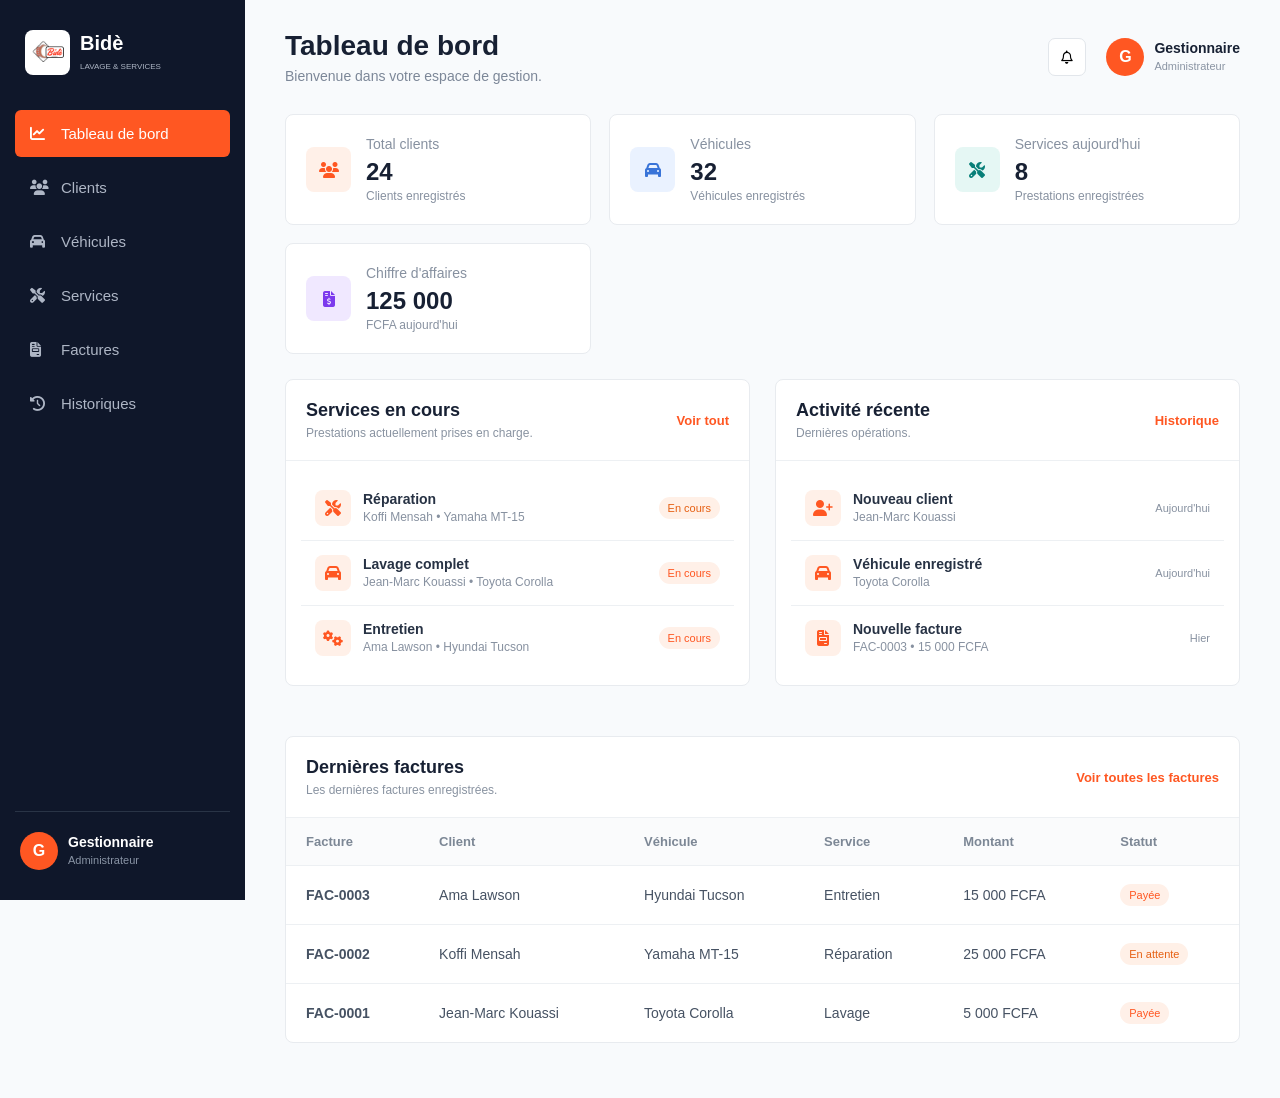
<file: pages/gestionnaire/index.html>
<!DOCTYPE html>
<html lang="fr">

<head>
    <meta charset="UTF-8">
    <meta name="viewport" content="width=device-width, initial-scale=1.0">
    <title>Bidé - Lavage & Services</title>

    <!-- Icônes -->
    <link rel="stylesheet" href="https://cdnjs.cloudflare.com/ajax/libs/font-awesome/6.5.2/css/all.min.css">

    <!-- CSS -->
    <link rel="stylesheet" href="style.css">
</head>

<body>

    <!-- SIDEBAR -->
    <aside class="sidebar">

        <div class="logo">
            <!-- Remplacement de l'icône par l'image du logo -->
            <img src="../../images/logo.jpeg" alt="Logo Bidè" style="width: 45px; height: 45px; border-radius: 8px; object-fit: contain; background: white; padding: 3px;">
            <div>
                <h2>Bidè</h2>
                <span>LAVAGE & SERVICES</span>
            </div>
        </div>
        <nav class="menu">
            <a href="#" onclick="showPage('dashboard')" class="menu-item active" id="nav-dashboard">
                <i class="fa-solid fa-chart-line"></i>
                <span>Tableau de bord</span>
            </a>

            <a href="#" onclick="showPage('clients')" class="menu-item" id="nav-clients">
                <i class="fa-solid fa-users"></i>
                <span>Clients</span>
            </a>

            <a href="#" onclick="showPage('vehicules')" class="menu-item" id="nav-vehicules">
                <i class="fa-solid fa-car"></i>
                <span>Véhicules</span>
            </a>

            <a href="#" onclick="showPage('services')" class="menu-item" id="nav-services">
                <i class="fa-solid fa-screwdriver-wrench"></i>
                <span>Services</span>
            </a>

            <a href="#" onclick="showPage('factures')" class="menu-item" id="nav-factures">
                <i class="fa-solid fa-file-invoice"></i>
                <span>Factures</span>
            </a>

            <a href="#" onclick="showPage('historiques')" class="menu-item" id="nav-historiques">
                <i class="fa-solid fa-clock-rotate-left"></i>
                <span>Historiques</span>
            </a>
        </nav>

        <div class="profile">
            <div class="profile-avatar">G</div>
            <div>
                <strong>Gestionnaire</strong>
                <small>Administrateur</small>
            </div>
        </div>

    </aside>


    <!-- CONTENU PRINCIPAL -->
    <main class="main">

        <!-- ================= PAGE TABLEAU DE BORD ================= -->
        <div class="page active" id="page-dashboard">

            <header class="topbar">
                <div>
                    <h1>Tableau de bord</h1>
                    <p>Bienvenue dans votre espace de gestion.</p>
                </div>

                <div class="top-actions">
                    <button class="notification">
                        <i class="fa-regular fa-bell"></i>
                    </button>

                    <div class="user">
                        <div class="user-avatar">G</div>
                        <div>
                            <strong>Gestionnaire</strong>
                            <span>Administrateur</span>
                        </div>
                    </div>
                </div>
            </header>

            <!-- STATISTIQUES -->
            <section class="stats">
                <div class="stat-card">
                    <div class="stat-icon orange">
                        <i class="fa-solid fa-users"></i>
                    </div>
                    <div>
                        <span>Total clients</span>
                        <h2>24</h2>
                        <small>Clients enregistrés</small>
                    </div>
                </div>

                <div class="stat-card">
                    <div class="stat-icon blue">
                        <i class="fa-solid fa-car"></i>
                    </div>
                    <div>
                        <span>Véhicules</span>
                        <h2>32</h2>
                        <small>Véhicules enregistrés</small>
                    </div>
                </div>

                <div class="stat-card">
                    <div class="stat-icon green">
                        <i class="fa-solid fa-screwdriver-wrench"></i>
                    </div>
                    <div>
                        <span>Services aujourd'hui</span>
                        <h2>8</h2>
                        <small>Prestations enregistrées</small>
                    </div>
                </div>

                <div class="stat-card">
                    <div class="stat-icon purple">
                        <i class="fa-solid fa-file-invoice-dollar"></i>
                    </div>
                    <div>
                        <span>Chiffre d'affaires</span>
                        <h2>125 000</h2>
                        <small>FCFA aujourd'hui</small>
                    </div>
                </div>
            </section>

            <!-- DEUX COLONNES -->
            <section class="dashboard-grid">

                <!-- SERVICES EN COURS -->
                <div class="content-card">
                    <div class="card-header">
                        <div>
                            <h2>Services en cours</h2>
                            <p>Prestations actuellement prises en charge.</p>
                        </div>
                        <a href="#" class="see-all" onclick="showPage('services')">Voir tout</a>
                    </div>

                    <div class="dashboard-list">
                        <div class="dashboard-item">
                            <div class="dashboard-icon">
                                <i class="fa-solid fa-screwdriver-wrench"></i>
                            </div>
                            <div class="dashboard-info">
                                <strong>Réparation</strong>
                                <span>Koffi Mensah • Yamaha MT-15</span>
                            </div>
                            <span class="service repair">En cours</span>
                        </div>

                        <div class="dashboard-item">
                            <div class="dashboard-icon">
                                <i class="fa-solid fa-car"></i>
                            </div>
                            <div class="dashboard-info">
                                <strong>Lavage complet</strong>
                                <span>Jean-Marc Kouassi • Toyota Corolla</span>
                            </div>
                            <span class="service">En cours</span>
                        </div>

                        <div class="dashboard-item">
                            <div class="dashboard-icon">
                                <i class="fa-solid fa-gears"></i>
                            </div>
                            <div class="dashboard-info">
                                <strong>Entretien</strong>
                                <span>Ama Lawson • Hyundai Tucson</span>
                            </div>
                            <span class="service">En cours</span>
                        </div>
                    </div>
                </div>

                <!-- ACTIVITE RECENTE -->
                <div class="content-card">
                    <div class="card-header">
                        <div>
                            <h2>Activité récente</h2>
                            <p>Dernières opérations.</p>
                        </div>
                        <a href="#" class="see-all" onclick="showPage('historiques')">Historique</a>
                    </div>

                    <div class="dashboard-list">
                        <div class="dashboard-item">
                            <div class="dashboard-icon">
                                <i class="fa-solid fa-user-plus"></i>
                            </div>
                            <div class="dashboard-info">
                                <strong>Nouveau client</strong>
                                <span>Jean-Marc Kouassi</span>
                            </div>
                            <small>Aujourd'hui</small>
                        </div>

                        <div class="dashboard-item">
                            <div class="dashboard-icon">
                                <i class="fa-solid fa-car"></i>
                            </div>
                            <div class="dashboard-info">
                                <strong>Véhicule enregistré</strong>
                                <span>Toyota Corolla</span>
                            </div>
                            <small>Aujourd'hui</small>
                        </div>

                        <div class="dashboard-item">
                            <div class="dashboard-icon">
                                <i class="fa-solid fa-file-invoice"></i>
                            </div>
                            <div class="dashboard-info">
                                <strong>Nouvelle facture</strong>
                                <span>FAC-0003 • 15 000 FCFA</span>
                            </div>
                            <small>Hier</small>
                        </div>
                    </div>
                </div>
            </section>

            <!-- DERNIERES FACTURES -->
            <section class="content-card">
                <div class="card-header">
                    <div>
                        <h2>Dernières factures</h2>
                        <p>Les dernières factures enregistrées.</p>
                    </div>
                    <a href="#" class="see-all" onclick="showPage('factures')">Voir toutes les factures</a>
                </div>

                <div class="table-container">
                    <table>
                        <thead>
                            <tr>
                                <th>Facture</th>
                                <th>Client</th>
                                <th>Véhicule</th>
                                <th>Service</th>
                                <th>Montant</th>
                                <th>Statut</th>
                            </tr>
                        </thead>
                        <tbody>
                            <tr>
                                <td><strong>FAC-0003</strong></td>
                                <td>Ama Lawson</td>
                                <td>Hyundai Tucson</td>
                                <td>Entretien</td>
                                <td>15 000 FCFA</td>
                                <td><span class="service">Payée</span></td>
                            </tr>
                            <tr>
                                <td><strong>FAC-0002</strong></td>
                                <td>Koffi Mensah</td>
                                <td>Yamaha MT-15</td>
                                <td>Réparation</td>
                                <td>25 000 FCFA</td>
                                <td><span class="service repair">En attente</span></td>
                            </tr>
                            <tr>
                                <td><strong>FAC-0001</strong></td>
                                <td>Jean-Marc Kouassi</td>
                                <td>Toyota Corolla</td>
                                <td>Lavage</td>
                                <td>5 000 FCFA</td>
                                <td><span class="service">Payée</span></td>
                            </tr>
                        </tbody>
                    </table>
                </div>
            </section>
        </div>

        <!-- ================= PAGE CLIENTS ================= -->
        <div class="page" id="page-clients">

            <header class="topbar">
                <div>
                    <h1>Gestion des clients</h1>
                    <p>Gérez les informations de vos clients.</p>
                </div>
                <div class="top-actions">
                    <button class="notification">
                        <i class="fa-regular fa-bell"></i>
                    </button>
                    <div class="user">
                        <div class="user-avatar">G</div>
                        <div>
                            <strong>Gestionnaire</strong>
                            <span>Administrateur</span>
                        </div>
                    </div>
                </div>
            </header>

            <!-- BARRE D'ACTION -->
            <section class="action-bar">
                <div class="search-box">
                    <i class="fa-solid fa-magnifying-glass"></i>
                    <input type="text" id="searchInput" placeholder="Rechercher un client...">
                </div>
                <button class="primary-btn" id="openModal">
                    <i class="fa-solid fa-plus"></i>
                    Ajouter un client
                </button>
            </section>

            <!-- STATISTIQUES -->
            <section class="stats">
                <div class="stat-card">
                    <div class="stat-icon orange">
                        <i class="fa-solid fa-users"></i>
                    </div>
                    <div>
                        <span>Total clients</span>
                        <h2 id="totalClients">2</h2>
                    </div>
                </div>
                <div class="stat-card">
                    <div class="stat-icon green">
                        <i class="fa-solid fa-user-plus"></i>
                    </div>
                    <div>
                        <span>Nouveaux clients</span>
                        <h2>12</h2>
                    </div>
                </div>
                <div class="stat-card">
                    <div class="stat-icon blue">
                        <i class="fa-solid fa-user-check"></i>
                    </div>
                    <div>
                        <span>Clients actifs</span>
                        <h2>116</h2>
                    </div>
                </div>
            </section>

            <!-- TABLEAU -->
            <section class="content-card">
                <div class="card-header">
                    <div>
                        <h2>Liste des clients</h2>
                        <p>Clients enregistrés sur la plateforme</p>
                    </div>
                </div>

                <div class="table-container">
                    <table>
                        <thead>
                            <tr>
                                <th>Client</th>
                                <th>Téléphone</th>
                                <th>Pièce d'identité</th>
                                <th>Véhicules</th>
                                <th>Dernière prestation</th>
                                <th>Actions</th>
                            </tr>
                        </thead>
                        <tbody id="clientTable">
                            <tr>
                                <td>
                                    <div class="client-info">
                                        <div class="client-avatar">JK</div>
                                        <div>
                                            <strong>Jean-Marc Kouassi</strong>
                                            <small>jeanmarc@email.com</small>
                                        </div>
                                    </div>
                                </td>
                                <td>+228 90 00 00 00</td>
                                <td>CNI</td>
                                <td>2</td>
                                <td><span class="service">Lavage</span></td>
                                <td>
                                    <button class="action view"><i class="fa-solid fa-eye"></i></button>
                                    <button class="action edit"><i class="fa-solid fa-pen"></i></button>
                                    <button class="action delete"><i class="fa-solid fa-trash"></i></button>
                                </td>
                            </tr>
                            <tr>
                                <td>
                                    <div class="client-info">
                                        <div class="client-avatar">KM</div>
                                        <div>
                                            <strong>Koffi Mensah</strong>
                                            <small>koffi@email.com</small>
                                        </div>
                                    </div>
                                </td>
                                <td>+228 91 11 11 11</td>
                                <td>Passeport</td>
                                <td>1</td>
                                <td><span class="service repair">Réparation</span></td>
                                <td>
                                    <button class="action view"><i class="fa-solid fa-eye"></i></button>
                                    <button class="action edit"><i class="fa-solid fa-pen"></i></button>
                                    <button class="action delete"><i class="fa-solid fa-trash"></i></button>
                                </td>
                            </tr>
                        </tbody>
                    </table>
                </div>
            </section>
        </div>

        <!-- ================= PAGE VEHICULES ================= -->
        <div class="page" id="page-vehicules">

            <header class="topbar">
                <div>
                    <h1>Gestion des véhicules</h1>
                    <p>Gérez les véhicules enregistrés sur la plateforme.</p>
                </div>
                <div class="top-actions">
                    <button class="notification">
                        <i class="fa-regular fa-bell"></i>
                    </button>
                    <div class="user">
                        <div class="user-avatar">G</div>
                        <div>
                            <strong>Gestionnaire</strong>
                            <span>Administrateur</span>
                        </div>
                    </div>
                </div>
            </header>

            <!-- BARRE DE RECHERCHE -->
            <section class="action-bar">
                <div class="search-box">
                    <i class="fa-solid fa-magnifying-glass"></i>
                    <input type="text" id="searchVehicle" placeholder="Rechercher un véhicule, une marque...">
                </div>
                <button class="primary-btn" id="openVehicleModal">
                    <i class="fa-solid fa-plus"></i>
                    Ajouter un véhicule
                </button>
            </section>

            <!-- STATISTIQUES -->
            <section class="stats">
                <div class="stat-card">
                    <div class="stat-icon orange">
                        <i class="fa-solid fa-car"></i>
                    </div>
                    <div>
                        <span>Total véhicules</span>
                        <h2 id="totalVehicles">3</h2>
                    </div>
                </div>
                <div class="stat-card">
                    <div class="stat-icon blue">
                        <i class="fa-solid fa-car-side"></i>
                    </div>
                    <div>
                        <span>Voitures</span>
                        <h2>2</h2>
                    </div>
                </div>
                <div class="stat-card">
                    <div class="stat-icon green">
                        <i class="fa-solid fa-screwdriver-wrench"></i>
                    </div>
                    <div>
                        <span>En réparation</span>
                        <h2>1</h2>
                    </div>
                </div>
            </section>

            <!-- TABLEAU DES VEHICULES -->
            <section class="content-card">
                <div class="card-header">
                    <div>
                        <h2>Liste des véhicules</h2>
                        <p>Véhicules enregistrés et associés aux clients.</p>
                    </div>
                </div>

                <div class="table-container">
                    <table>
                        <thead>
                            <tr>
                                <th>Véhicule</th>
                                <th>Propriétaire</th>
                                <th>Type</th>
                                <th>Immatriculation</th>
                                <th>Couleur</th>
                                <th>État</th>
                                <th>Actions</th>
                            </tr>
                        </thead>
                        <tbody id="vehicleTable">
                            <tr>
                                <td>
                                    <div class="client-info">
                                        <div class="client-avatar"><i class="fa-solid fa-car"></i></div>
                                        <div>
                                            <strong>Toyota Corolla</strong>
                                            <small>2022</small>
                                        </div>
                                    </div>
                                </td>
                                <td>Jean-Marc Kouassi</td>
                                <td>Voiture</td>
                                <td>TG-1234-AB</td>
                                <td>Noir</td>
                                <td><span class="service">Disponible</span></td>
                                <td>
                                    <button class="action view"><i class="fa-solid fa-eye"></i></button>
                                    <button class="action edit"><i class="fa-solid fa-pen"></i></button>
                                    <button class="action delete"><i class="fa-solid fa-trash"></i></button>
                                </td>
                            </tr>
                            <tr>
                                <td>
                                    <div class="client-info">
                                        <div class="client-avatar"><i class="fa-solid fa-motorcycle"></i></div>
                                        <div>
                                            <strong>Yamaha MT-15</strong>
                                            <small>2023</small>
                                        </div>
                                    </div>
                                </td>
                                <td>Koffi Mensah</td>
                                <td>Moto</td>
                                <td>TG-4521-CD</td>
                                <td>Rouge</td>
                                <td><span class="service repair">En réparation</span></td>
                                <td>
                                    <button class="action view"><i class="fa-solid fa-eye"></i></button>
                                    <button class="action edit"><i class="fa-solid fa-pen"></i></button>
                                    <button class="action delete"><i class="fa-solid fa-trash"></i></button>
                                </td>
                            </tr>
                            <tr>
                                <td>
                                    <div class="client-info">
                                        <div class="client-avatar"><i class="fa-solid fa-car"></i></div>
                                        <div>
                                            <strong>Hyundai Tucson</strong>
                                            <small>2021</small>
                                        </div>
                                    </div>
                                </td>
                                <td>Ama Lawson</td>
                                <td>Voiture</td>
                                <td>TG-7845-EF</td>
                                <td>Blanc</td>
                                <td><span class="service">Disponible</span></td>
                                <td>
                                    <button class="action view"><i class="fa-solid fa-eye"></i></button>
                                    <button class="action edit"><i class="fa-solid fa-pen"></i></button>
                                    <button class="action delete"><i class="fa-solid fa-trash"></i></button>
                                </td>
                            </tr>
                        </tbody>
                    </table>
                </div>
            </section>
        </div>

        <!-- ================= PAGE SERVICES ================= -->
        <div class="page" id="page-services">

            <header class="topbar">
                <div>
                    <h1>Gestion des services</h1>
                    <p>Gérez les prestations demandées par les clients.</p>
                </div>
                <div class="top-actions">
                    <button class="notification">
                        <i class="fa-regular fa-bell"></i>
                    </button>
                    <div class="user">
                        <div class="user-avatar">G</div>
                        <div>
                            <strong>Gestionnaire</strong>
                            <span>Administrateur</span>
                        </div>
                    </div>
                </div>
            </header>

            <!-- ACTIONS -->
            <section class="action-bar">
                <div class="search-box">
                    <i class="fa-solid fa-magnifying-glass"></i>
                    <input type="text" id="searchService" placeholder="Rechercher un service...">
                </div>
                <button class="primary-btn" id="openServiceModal">
                    <i class="fa-solid fa-plus"></i>
                    Ajouter un service
                </button>
            </section>

            <!-- STATISTIQUES -->
            <section class="stats">
                <div class="stat-card">
                    <div class="stat-icon orange">
                        <i class="fa-solid fa-list-check"></i>
                    </div>
                    <div>
                        <span>Services aujourd'hui</span>
                        <h2 id="totalServices">3</h2>
                    </div>
                </div>
                <div class="stat-card">
                    <div class="stat-icon blue">
                        <i class="fa-solid fa-spinner"></i>
                    </div>
                    <div>
                        <span>En cours</span>
                        <h2>1</h2>
                    </div>
                </div>
                <div class="stat-card">
                    <div class="stat-icon green">
                        <i class="fa-solid fa-circle-check"></i>
                    </div>
                    <div>
                        <span>Terminés</span>
                        <h2>2</h2>
                    </div>
                </div>
            </section>

            <!-- TABLEAU -->
            <section class="content-card">
                <div class="card-header">
                    <div>
                        <h2>Prestations</h2>
                        <p>Services enregistrés sur la plateforme.</p>
                    </div>
                </div>

                <div class="table-container">
                    <table>
                        <thead>
                            <tr>
                                <th>Client</th>
                                <th>Véhicule</th>
                                <th>Service</th>
                                <th>Date</th>
                                <th>Montant</th>
                                <th>Statut</th>
                                <th>Actions</th>
                            </tr>
                        </thead>
                        <tbody id="serviceTable">
                            <tr>
                                <td><strong>Jean-Marc Kouassi</strong></td>
                                <td>Toyota Corolla</td>
                                <td><span class="service">Lavage</span></td>
                                <td>19/08/2026</td>
                                <td>5 000 FCFA</td>
                                <td><span class="service">Terminé</span></td>
                                <td>
                                    <button class="action view"><i class="fa-solid fa-eye"></i></button>
                                    <button class="action edit"><i class="fa-solid fa-pen"></i></button>
                                    <button class="action delete"><i class="fa-solid fa-trash"></i></button>
                                </td>
                            </tr>
                            <tr>
                                <td><strong>Koffi Mensah</strong></td>
                                <td>Yamaha MT-15</td>
                                <td><span class="service repair">Réparation</span></td>
                                <td>19/08/2026</td>
                                <td>25 000 FCFA</td>
                                <td><span class="service repair">En cours</span></td>
                                <td>
                                    <button class="action view"><i class="fa-solid fa-eye"></i></button>
                                    <button class="action edit"><i class="fa-solid fa-pen"></i></button>
                                    <button class="action delete"><i class="fa-solid fa-trash"></i></button>
                                </td>
                            </tr>
                            <tr>
                                <td><strong>Ama Lawson</strong></td>
                                <td>Hyundai Tucson</td>
                                <td><span class="service">Entretien</span></td>
                                <td>19/08/2026</td>
                                <td>15 000 FCFA</td>
                                <td><span class="service">Terminé</span></td>
                                <td>
                                    <button class="action view"><i class="fa-solid fa-eye"></i></button>
                                    <button class="action edit"><i class="fa-solid fa-pen"></i></button>
                                    <button class="action delete"><i class="fa-solid fa-trash"></i></button>
                                </td>
                            </tr>
                        </tbody>
                    </table>
                </div>
            </section>
        </div>

        <!-- ================= PAGE FACTURES ================= -->
        <div class="page" id="page-factures">

            <header class="topbar">
                <div>
                    <h1>Gestion des factures</h1>
                    <p>Créez et gérez les factures des clients.</p>
                </div>
                <div class="top-actions">
                    <button class="notification">
                        <i class="fa-regular fa-bell"></i>
                    </button>
                    <div class="user">
                        <div class="user-avatar">G</div>
                        <div>
                            <strong>Gestionnaire</strong>
                            <span>Administrateur</span>
                        </div>
                    </div>
                </div>
            </header>

            <!-- ACTIONS -->
            <section class="action-bar">
                <div class="search-box">
                    <i class="fa-solid fa-magnifying-glass"></i>
                    <input type="text" id="searchInvoice" placeholder="Rechercher une facture...">
                </div>
                <button class="primary-btn" id="openInvoiceModal">
                    <i class="fa-solid fa-plus"></i>
                    Nouvelle facture
                </button>
            </section>

            <!-- STATISTIQUES -->
            <section class="stats">
                <div class="stat-card">
                    <div class="stat-icon orange">
                        <i class="fa-solid fa-file-invoice"></i>
                    </div>
                    <div>
                        <span>Total factures</span>
                        <h2 id="totalInvoices">3</h2>
                    </div>
                </div>
                <div class="stat-card">
                    <div class="stat-icon green">
                        <i class="fa-solid fa-circle-check"></i>
                    </div>
                    <div>
                        <span>Factures payées</span>
                        <h2>2</h2>
                    </div>
                </div>
                <div class="stat-card">
                    <div class="stat-icon blue">
                        <i class="fa-solid fa-money-bill-wave"></i>
                    </div>
                    <div>
                        <span>Total encaissé</span>
                        <h2 id="totalAmount">45 000</h2>
                        <small>FCFA</small>
                    </div>
                </div>
            </section>

            <!-- TABLEAU -->
            <section class="content-card">
                <div class="card-header">
                    <div>
                        <h2>Liste des factures</h2>
                        <p>Factures enregistrées sur la plateforme.</p>
                    </div>
                </div>

                <div class="table-container">
                    <table>
                        <thead>
                            <tr>
                                <th>Facture</th>
                                <th>Client</th>
                                <th>Véhicule</th>
                                <th>Service</th>
                                <th>Date</th>
                                <th>Montant</th>
                                <th>Statut</th>
                                <th>Actions</th>
                            </tr>
                        </thead>
                        <tbody id="invoiceTable">
                            <tr>
                                <td><strong>FAC-0001</strong></td>
                                <td>Jean-Marc Kouassi</td>
                                <td>Toyota Corolla</td>
                                <td>Lavage</td>
                                <td>19/08/2026</td>
                                <td>5 000 FCFA</td>
                                <td><span class="service">Payée</span></td>
                                <td>
                                    <button class="action view"><i class="fa-solid fa-eye"></i></button>
                                    <button class="action edit"><i class="fa-solid fa-pen"></i></button>
                                    <button class="action delete"><i class="fa-solid fa-trash"></i></button>
                                </td>
                            </tr>
                            <tr>
                                <td><strong>FAC-0002</strong></td>
                                <td>Koffi Mensah</td>
                                <td>Yamaha MT-15</td>
                                <td>Réparation</td>
                                <td>19/08/2026</td>
                                <td>25 000 FCFA</td>
                                <td><span class="service repair">En attente</span></td>
                                <td>
                                    <button class="action view"><i class="fa-solid fa-eye"></i></button>
                                    <button class="action edit"><i class="fa-solid fa-pen"></i></button>
                                    <button class="action delete"><i class="fa-solid fa-trash"></i></button>
                                </td>
                            </tr>
                            <tr>
                                <td><strong>FAC-0003</strong></td>
                                <td>Ama Lawson</td>
                                <td>Hyundai Tucson</td>
                                <td>Entretien</td>
                                <td>19/08/2026</td>
                                <td>15 000 FCFA</td>
                                <td><span class="service">Payée</span></td>
                                <td>
                                    <button class="action view"><i class="fa-solid fa-eye"></i></button>
                                    <button class="action edit"><i class="fa-solid fa-pen"></i></button>
                                    <button class="action delete"><i class="fa-solid fa-trash"></i></button>
                                </td>
                            </tr>
                        </tbody>
                    </table>
                </div>
            </section>
        </div>

        <!-- ================= PAGE HISTORIQUES ================= -->
        <div class="page" id="page-historiques">

            <header class="topbar">
                <div>
                    <h1>Historique des clients</h1>
                    <p>Consultez l'historique des services et paiements.</p>
                </div>
                <div class="top-actions">
                    <button class="notification">
                        <i class="fa-regular fa-bell"></i>
                    </button>
                    <div class="user">
                        <div class="user-avatar">G</div>
                        <div>
                            <strong>Gestionnaire</strong>
                            <span>Administrateur</span>
                        </div>
                    </div>
                </div>
            </header>

            <!-- RECHERCHE -->
            <section class="action-bar">
                <div class="search-box">
                    <i class="fa-solid fa-magnifying-glass"></i>
                    <input type="text" id="searchHistory" placeholder="Rechercher un client, véhicule ou service...">
                </div>
                <div class="form-group history-filter">
                    <select id="historyFilter">
                        <option value="all">Tous les clients</option>
                        <option value="Jean-Marc Kouassi">Jean-Marc Kouassi</option>
                        <option value="Koffi Mensah">Koffi Mensah</option>
                        <option value="Ama Lawson">Ama Lawson</option>
                    </select>
                </div>
            </section>

            <!-- STATISTIQUES -->
            <section class="stats">
                <div class="stat-card">
                    <div class="stat-icon orange">
                        <i class="fa-solid fa-clock-rotate-left"></i>
                    </div>
                    <div>
                        <span>Total prestations</span>
                        <h2 id="totalHistory">5</h2>
                    </div>
                </div>
                <div class="stat-card">
                    <div class="stat-icon blue">
                        <i class="fa-solid fa-calendar-day"></i>
                    </div>
                    <div>
                        <span>Ce mois-ci</span>
                        <h2>5</h2>
                    </div>
                </div>
                <div class="stat-card">
                    <div class="stat-icon green">
                        <i class="fa-solid fa-money-bill-wave"></i>
                    </div>
                    <div>
                        <span>Montant total</span>
                        <h2>75 000</h2>
                        <small>FCFA</small>
                    </div>
                </div>
            </section>

            <!-- HISTORIQUE -->
            <section class="content-card">
                <div class="card-header">
                    <div>
                        <h2>Historique des prestations</h2>
                        <p>Retrouvez toutes les opérations effectuées par les clients.</p>
                    </div>
                </div>

                <div class="table-container">
                    <table>
                        <thead>
                            <tr>
                                <th>Date</th>
                                <th>Client</th>
                                <th>Véhicule</th>
                                <th>Service</th>
                                <th>Montant</th>
                                <th>Statut</th>
                                <th>Action</th>
                            </tr>
                        </thead>
                        <tbody id="historyTable">
                            <tr>
                                <td>19/08/2026</td>
                                <td><strong>Jean-Marc Kouassi</strong></td>
                                <td>Toyota Corolla</td>
                                <td>Lavage</td>
                                <td>5 000 FCFA</td>
                                <td><span class="service">Terminé</span></td>
                                <td><button class="action view"><i class="fa-solid fa-eye"></i></button></td>
                            </tr>
                            <tr>
                                <td>18/08/2026</td>
                                <td><strong>Koffi Mensah</strong></td>
                                <td>Yamaha MT-15</td>
                                <td>Réparation</td>
                                <td>25 000 FCFA</td>
                                <td><span class="service repair">En cours</span></td>
                                <td><button class="action view"><i class="fa-solid fa-eye"></i></button></td>
                            </tr>
                            <tr>
                                <td>17/08/2026</td>
                                <td><strong>Ama Lawson</strong></td>
                                <td>Hyundai Tucson</td>
                                <td>Entretien</td>
                                <td>15 000 FCFA</td>
                                <td><span class="service">Terminé</span></td>
                                <td><button class="action view"><i class="fa-solid fa-eye"></i></button></td>
                            </tr>
                            <tr>
                                <td>12/08/2026</td>
                                <td><strong>Jean-Marc Kouassi</strong></td>
                                <td>Toyota Corolla</td>
                                <td>Entretien</td>
                                <td>20 000 FCFA</td>
                                <td><span class="service">Terminé</span></td>
                                <td><button class="action view"><i class="fa-solid fa-eye"></i></button></td>
                            </tr>
                            <tr>
                                <td>05/08/2026</td>
                                <td><strong>Koffi Mensah</strong></td>
                                <td>Yamaha MT-15</td>
                                <td>Lavage</td>
                                <td>10 000 FCFA</td>
                                <td><span class="service">Terminé</span></td>
                                <td><button class="action view"><i class="fa-solid fa-eye"></i></button></td>
                            </tr>
                        </tbody>
                    </table>
                </div>
            </section>
        </div>

    </main>


    <!-- ================= MODALES ================= -->

    <!-- MODALE AJOUT CLIENT -->
    <div class="modal" id="clientModal">
        <div class="modal-content">
            <div class="modal-header">
                <div>
                    <h2>Ajouter un client</h2>
                    <p>Renseignez les informations du client.</p>
                </div>
                <button class="close" id="closeModal">&times;</button>
            </div>

            <form id="clientForm">
                <h3>Informations personnelles</h3>
                <div class="form-grid">
                    <div class="form-group">
                        <label>Nom *</label>
                        <input type="text" id="nom" required>
                    </div>
                    <div class="form-group">
                        <label>Prénom *</label>
                        <input type="text" id="prenom" required>
                    </div>
                    <div class="form-group">
                        <label>Sexe *</label>
                        <select id="sexe" required>
                            <option value="">Sélectionner</option>
                            <option value="Homme">Homme</option>
                            <option value="Femme">Femme</option>
                            <option value="Autre">Autre</option>
                        </select>
                    </div>
                    <div class="form-group">
                        <label>Téléphone *</label>
                        <input type="tel" id="telephone" placeholder="+228 ..." required>
                    </div>
                    <div class="form-group">
                        <label>E-mail</label>
                        <input type="email" id="email" placeholder="client@email.com">
                    </div>
                    <div class="form-group">
                        <label>Adresse</label>
                        <input type="text" id="adresse" placeholder="Adresse du client">
                    </div>
                </div>

                <h3>Pièce d'identité</h3>
                <div class="form-grid">
                    <div class="form-group">
                        <label>Type de pièce *</label>
                        <select id="piece" required>
                            <option value="">Sélectionner</option>
                            <option value="CNI">Carte nationale d'identité</option>
                            <option value="Passeport">Passeport</option>
                            <option value="Carte d'électeur">Carte d'électeur</option>
                            <option value="Autre">Autre</option>
                        </select>
                    </div>
                    <div class="form-group">
                        <label>Numéro de pièce *</label>
                        <input type="text" id="numeroPiece" required>
                    </div>
                </div>

                <div class="form-actions">
                    <button type="button" class="cancel-btn" id="cancelModal">Annuler</button>
                    <button type="submit" class="primary-btn">
                        <i class="fa-solid fa-check"></i>
                        Enregistrer le client
                    </button>
                </div>
            </form>
        </div>
    </div>

    <!-- MODALE AJOUT VEHICULE -->
    <div class="modal" id="vehicleModal">
        <div class="modal-content">
            <div class="modal-header">
                <div>
                    <h2>Ajouter un véhicule</h2>
                    <p>Associez le véhicule à son propriétaire.</p>
                </div>
                <button class="close" id="closeVehicleModal">&times;</button>
            </div>

            <form id="vehicleForm">
                <h3>Propriétaire</h3>
                <div class="form-grid">
                    <div class="form-group">
                        <label>Client *</label>
                        <select id="client" required>
                            <option value="">Sélectionner un client</option>
                            <option value="Jean-Marc Kouassi">Jean-Marc Kouassi</option>
                            <option value="Koffi Mensah">Koffi Mensah</option>
                            <option value="Ama Lawson">Ama Lawson</option>
                        </select>
                    </div>
                </div>

                <h3>Informations du véhicule</h3>
                <div class="form-grid">
                    <div class="form-group">
                        <label>Type *</label>
                        <select id="vehicleType" required>
                            <option value="">Sélectionner</option>
                            <option value="Voiture">Voiture</option>
                            <option value="Moto">Moto</option>
                            <option value="Tricycle">Tricycle</option>
                            <option value="Chariot">Chariot</option>
                        </select>
                    </div>
                    <div class="form-group">
                        <label>Marque *</label>
                        <input type="text" id="brand" placeholder="Ex : Toyota" required>
                    </div>
                    <div class="form-group">
                        <label>Modèle</label>
                        <input type="text" id="model" placeholder="Ex : Corolla">
                    </div>
                    <div class="form-group">
                        <label>Immatriculation *</label>
                        <input type="text" id="registration" placeholder="Ex : TG-1234-AB" required>
                    </div>
                    <div class="form-group">
                        <label>Couleur *</label>
                        <input type="text" id="color" placeholder="Ex : Noir" required>
                    </div>
                    <div class="form-group">
                        <label>Année</label>
                        <input type="number" id="year" placeholder="Ex : 2024" min="1900" max="2100">
                    </div>
                    <div class="form-group">
                        <label>Kilométrage</label>
                        <input type="number" id="mileage" placeholder="Ex : 45000" min="0">
                    </div>
                    <div class="form-group">
                        <label>État *</label>
                        <select id="vehicleState" required>
                            <option value="">Sélectionner</option>
                            <option value="Disponible">Disponible</option>
                            <option value="En réparation">En réparation</option>
                            <option value="En attente">En attente</option>
                            <option value="Immobilisé">Immobilisé</option>
                        </select>
                    </div>
                </div>

                <h3>Caractéristiques particulières</h3>
                <div class="form-group">
                    <textarea id="characteristics" rows="4" placeholder="Décrivez les caractéristiques particulières du véhicule..."></textarea>
                </div>

                <div class="form-actions">
                    <button type="button" class="cancel-btn" id="cancelVehicleModal">Annuler</button>
                    <button type="submit" class="primary-btn">
                        <i class="fa-solid fa-check"></i>
                        Enregistrer le véhicule
                    </button>
                </div>
            </form>
        </div>
    </div>

    <!-- MODALE AJOUT SERVICE -->
    <div class="modal" id="serviceModal">
        <div class="modal-content">
            <div class="modal-header">
                <div>
                    <h2>Ajouter un service</h2>
                    <p>Enregistrez une nouvelle prestation.</p>
                </div>
                <button class="close" id="closeServiceModal">&times;</button>
            </div>

            <form id="serviceForm">
                <h3>Client et véhicule</h3>
                <div class="form-grid">
                    <div class="form-group">
                        <label>Client *</label>
                        <select id="serviceClient" required>
                            <option value="">Sélectionner</option>
                            <option value="Jean-Marc Kouassi">Jean-Marc Kouassi</option>
                            <option value="Koffi Mensah">Koffi Mensah</option>
                            <option value="Ama Lawson">Ama Lawson</option>
                        </select>
                    </div>
                    <div class="form-group">
                        <label>Véhicule *</label>
                        <select id="serviceVehicle" required>
                            <option value="">Sélectionner</option>
                            <option value="Toyota Corolla">Toyota Corolla</option>
                            <option value="Yamaha MT-15">Yamaha MT-15</option>
                            <option value="Hyundai Tucson">Hyundai Tucson</option>
                        </select>
                    </div>
                </div>

                <h3>Type de service</h3>
                <div class="form-grid">
                    <div class="form-group">
                        <label>Service *</label>
                        <select id="serviceType" required>
                            <option value="">Sélectionner</option>
                            <option value="Lavage">Lavage</option>
                            <option value="Entretien">Entretien</option>
                            <option value="Réparation">Réparation</option>
                            <option value="Remorquage">Remorquage</option>
                            <option value="Autres">Autres</option>
                        </select>
                    </div>
                    <div class="form-group">
                        <label>Montant *</label>
                        <input type="number" id="serviceAmount" placeholder="Ex : 5000" min="0" required>
                    </div>
                </div>

                <!-- SECTION LAVAGE -->
                <div id="washingOptions" class="conditional-section">
                    <h3>Options de lavage</h3>
                    <div class="form-grid">
                        <div class="form-group">
                            <label>Type de lavage</label>
                            <select id="washingType">
                                <option value="">Sélectionner</option>
                                <option value="Extérieur">Extérieur</option>
                                <option value="Intérieur">Intérieur</option>
                                <option value="Complet">Complet</option>
                            </select>
                        </div>
                    </div>
                </div>

                <!-- SECTION REPARATION -->
                <div id="repairOptions" class="conditional-section">
                    <h3>Informations sur la réparation</h3>
                    <div class="form-grid">
                        <div class="form-group">
                            <label>Nature du problème</label>
                            <input type="text" id="problem" placeholder="Ex : problème de freinage">
                        </div>
                        <div class="form-group">
                            <label>Véhicule de remplacement</label>
                            <select id="replacementVehicle">
                                <option value="Non">Non</option>
                                <option value="Oui">Oui</option>
                            </select>
                        </div>
                    </div>
                    <div class="form-group">
                        <label>Description de la réparation</label>
                        <textarea id="repairDescription" rows="4" placeholder="Décrivez le problème..."></textarea>
                    </div>
                </div>

                <!-- SECTION REMORQUAGE -->
                <div id="towingOptions" class="conditional-section">
                    <h3>Informations de remorquage</h3>
                    <div class="form-grid">
                        <div class="form-group">
                            <label>Lieu de départ</label>
                            <input type="text" id="departure" placeholder="Lieu de départ">
                        </div>
                        <div class="form-group">
                            <label>Destination</label>
                            <input type="text" id="destination" placeholder="Destination">
                        </div>
                    </div>
                </div>

                <!-- AUTRES -->
                <div id="otherOptions" class="conditional-section">
                    <h3>Autre service</h3>
                    <div class="form-group">
                        <label>Description</label>
                        <textarea id="otherDescription" rows="3" placeholder="Décrivez le service demandé..."></textarea>
                    </div>
                </div>

                <h3>Suivi</h3>
                <div class="form-grid">
                    <div class="form-group">
                        <label>Date</label>
                        <input type="date" id="serviceDate" required>
                    </div>
                    <div class="form-group">
                        <label>Statut</label>
                        <select id="serviceStatus">
                            <option value="En attente">En attente</option>
                            <option value="En cours">En cours</option>
                            <option value="Terminé">Terminé</option>
                            <option value="Annulé">Annulé</option>
                        </select>
                    </div>
                </div>

                <div class="form-actions">
                    <button type="button" class="cancel-btn" id="cancelServiceModal">Annuler</button>
                    <button type="submit" class="primary-btn">
                        <i class="fa-solid fa-check"></i>
                        Enregistrer le service
                    </button>
                </div>
            </form>
        </div>
    </div>

    <!-- MODALE AJOUT FACTURE -->
    <div class="modal" id="invoiceModal">
        <div class="modal-content">
            <div class="modal-header">
                <div>
                    <h2>Nouvelle facture</h2>
                    <p>Créez une facture à partir d'un service.</p>
                </div>
                <button class="close" id="closeInvoiceModal">&times;</button>
            </div>

            <form id="invoiceForm">
                <h3>Client et véhicule</h3>
                <div class="form-grid">
                    <div class="form-group">
                        <label>Client *</label>
                        <select id="invoiceClient" required>
                            <option value="">Sélectionner</option>
                            <option value="Jean-Marc Kouassi">Jean-Marc Kouassi</option>
                            <option value="Koffi Mensah">Koffi Mensah</option>
                            <option value="Ama Lawson">Ama Lawson</option>
                        </select>
                    </div>
                    <div class="form-group">
                        <label>Véhicule *</label>
                        <select id="invoiceVehicle" required>
                            <option value="">Sélectionner</option>
                            <option value="Toyota Corolla">Toyota Corolla</option>
                            <option value="Yamaha MT-15">Yamaha MT-15</option>
                            <option value="Hyundai Tucson">Hyundai Tucson</option>
                        </select>
                    </div>
                </div>
                <div class="form-group" style="margin-top: 15px;">
                    <label for="invoiceEmail">E-mail du client *</label>
                    <input type="email" id="invoiceEmail" placeholder="exemple@email.com" required>
                </div>

                <h3>Service</h3>
                <div class="form-grid">
                    <div class="form-group">
                        <label>Type de service *</label>
                        <select id="invoiceService" required>
                            <option value="">Sélectionner</option>
                            <option value="Lavage">Lavage</option>
                            <option value="Entretien">Entretien</option>
                            <option value="Réparation">Réparation</option>
                            <option value="Remorquage">Remorquage</option>
                            <option value="Autres">Autres</option>
                        </select>
                    </div>
                    <div class="form-group">
                        <label>Montant *</label>
                        <input type="number" id="invoiceAmount" min="0" placeholder="Ex : 15000" required>
                    </div>
                </div>

                <h3>Informations de paiement</h3>
                <div class="form-grid">
                    <div class="form-group">
                        <label>Date *</label>
                        <input type="date" id="invoiceDate" required>
                    </div>
                    <div class="form-group">
                        <label>Mode de paiement</label>
                        <select id="paymentMethod">
                            <option value="Espèces">Espèces</option>
                            <option value="T-Money">T-Money</option>
                            <option value="Flooz">Flooz</option>
                            <option value="Carte bancaire">Carte bancaire</option>
                            <option value="Autre">Autre</option>
                        </select>
                    </div>
                    <div class="form-group">
                        <label>Statut *</label>
                        <select id="invoiceStatus" required>
                            <option value="Payée">Payée</option>
                            <option value="En attente">En attente</option>
                            <option value="Annulée">Annulée</option>
                        </select>
                    </div>
                </div>

                <div class="form-actions">
                    <button type="button" class="cancel-btn" id="cancelInvoiceModal">Annuler</button>
                    <button type="submit" class="primary-btn">
                        <i class="fa-solid fa-file-invoice"></i>
                        Créer la facture
                    </button>
                </div>
            </form>
        </div>
    </div>


    <!-- JavaScript -->
    <script src="script.js"></script>

</body>

</html>
</file>
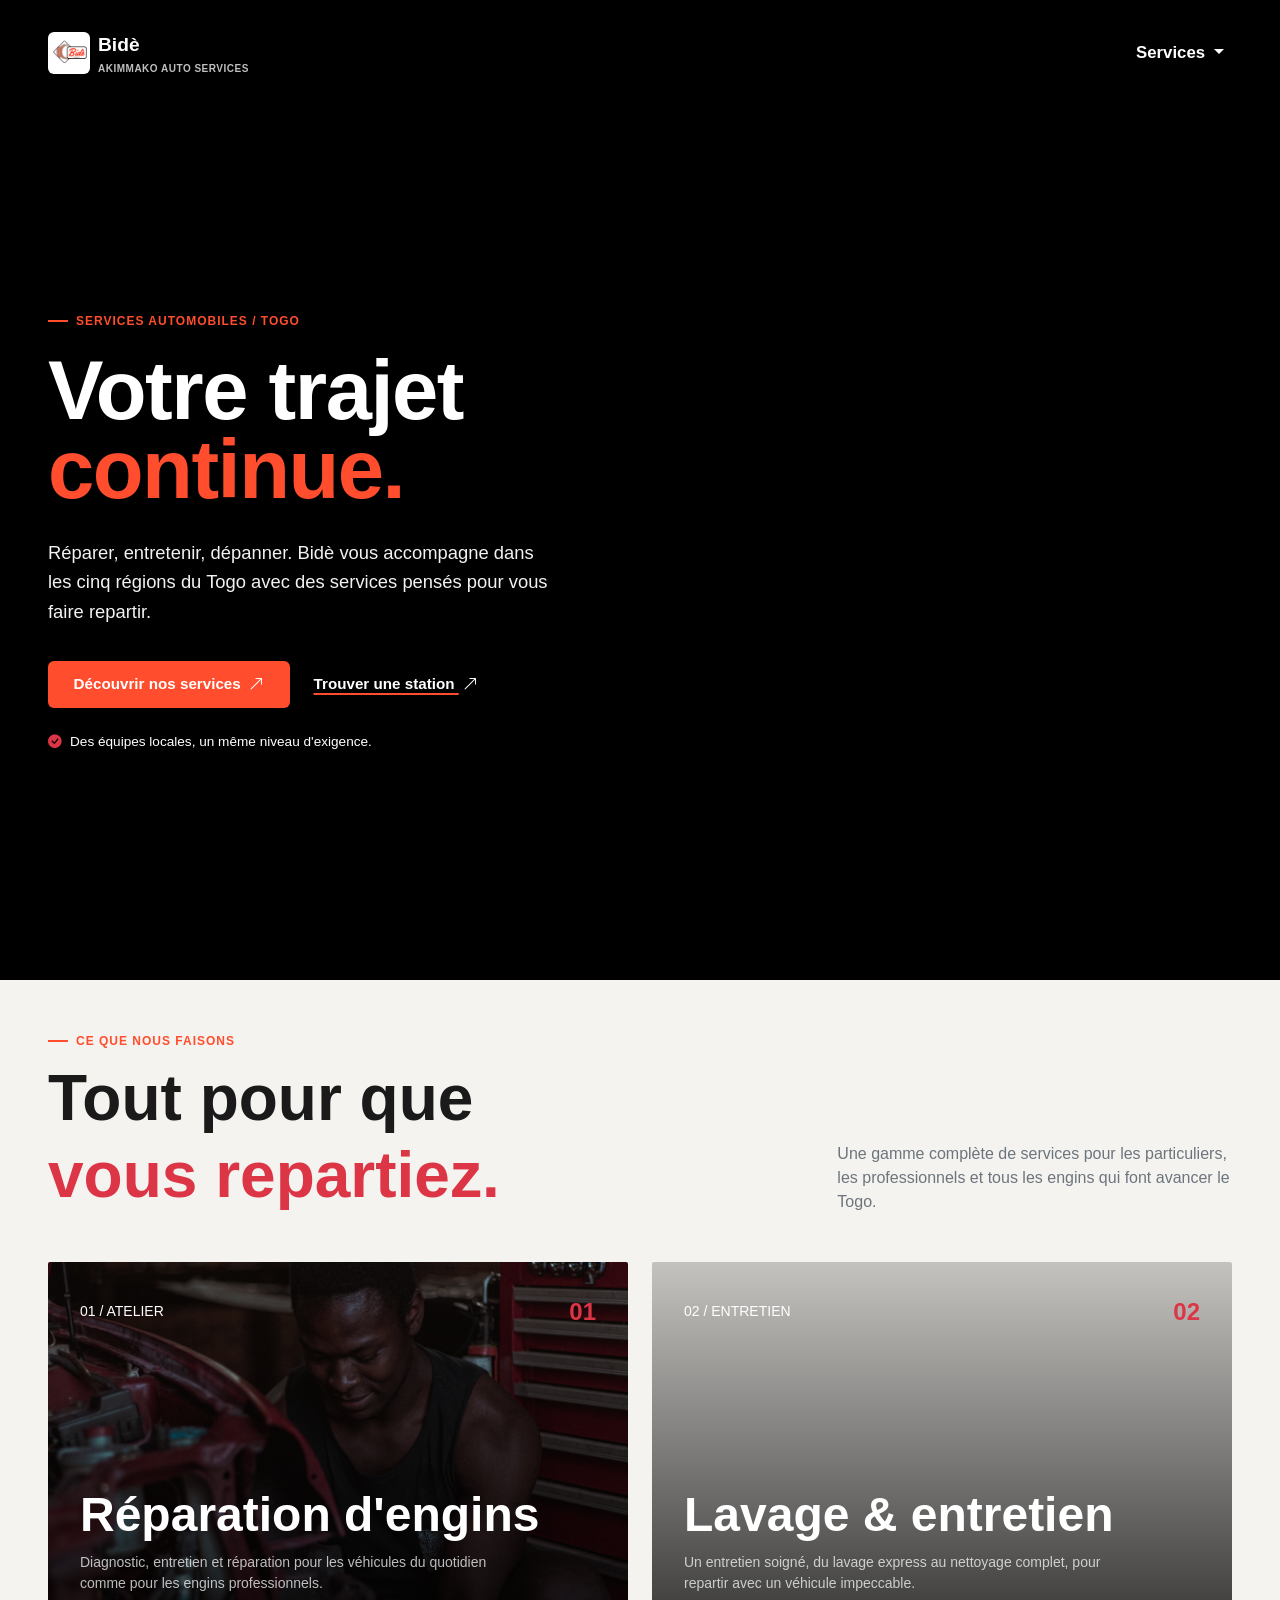
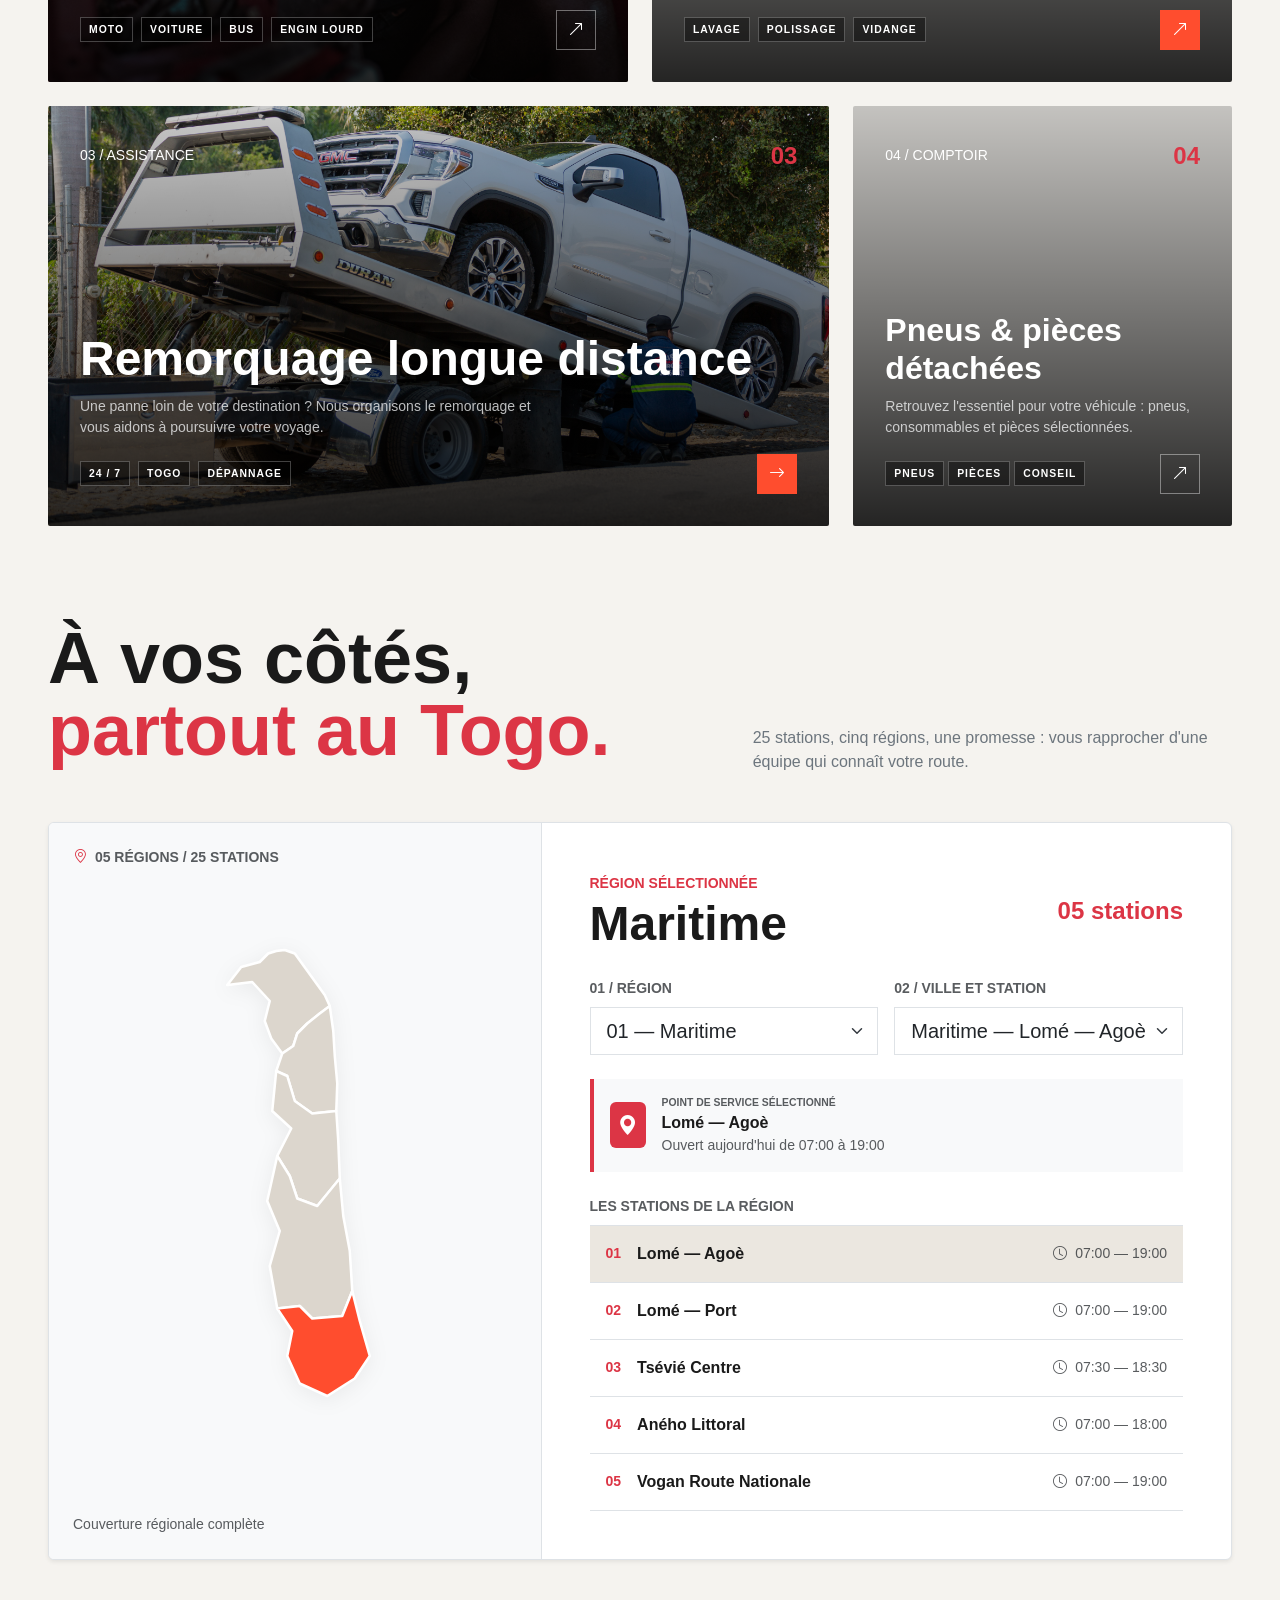
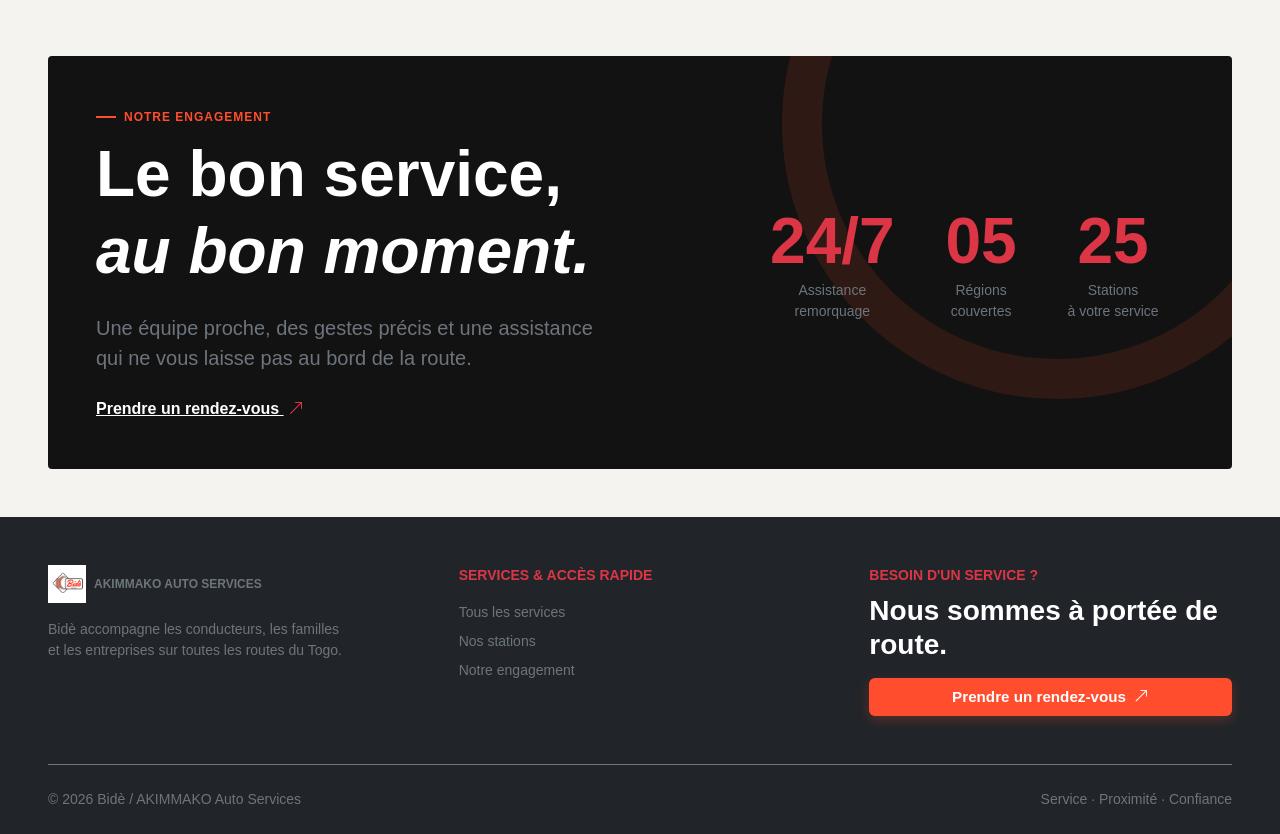
<file: depot_camara/service.html>
<!DOCTYPE html>
<html lang="fr">
<head>
  <meta charset="UTF-8">
  <meta name="viewport" content="width=device-width, initial-scale=1.0">
  <title>Bidè - Page Services</title>
  
  <!-- Bootstrap 5 CSS -->
  <link href="https://cdn.jsdelivr.net/npm/bootstrap@5.3.0/dist/css/bootstrap.min.css" rel="stylesheet">
  <!-- Bootstrap Icons -->
  <link rel="stylesheet" href="https://cdn.jsdelivr.net/npm/bootstrap-icons@1.11.0/font/bootstrap-icons.css">
  <!-- CSS Personnalisé -->
  <link rel="stylesheet" href="style.css">
</head>
<body>

  <!-- ==========================================
       NAVBAR SUPERPOSÉE
  ========================================== -->
  <nav class="navbar navbar-expand-lg navbar-bide">
    <div class="container-fluid px-lg-5">
      <a class="navbar-brand d-flex align-items-center gap-2" href="#">
        <!-- LOGO IMAGE NAVBAR -->
        <img src="image/logo.jpeg" alt="Bidè Logo" class="brand-logo-img">
        <div>
          <span class="brand-title">Bidè</span>
          <span class="brand-subtitle">AKIMMAKO AUTO SERVICES</span>
        </div>
      </a>

      <button class="navbar-toggler navbar-dark" type="button" data-bs-toggle="collapse" data-bs-target="#navbarContent">
        <span class="navbar-toggler-icon"></span>
      </button>

      <div class="collapse navbar-collapse" id="navbarContent">
        <ul class="navbar-nav ms-auto align-items-lg-center">
          <li class="nav-item nav-item-bide dropdown">
            <a class="nav-link nav-link-bide dropdown-toggle" href="#services" role="button" data-bs-toggle="dropdown" aria-expanded="false">
              Services
            </a>
            <ul class="dropdown-menu dropdown-menu-bide border-0 shadow">
              <li>
                <a class="dropdown-item dropdown-item-bide" href="#stations">
                  <i class="bi bi-geo-alt"></i> Nos stations
                </a>
              </li>
              <li>
                <a class="dropdown-item dropdown-item-bide" href="#engagement">
                  <i class="bi bi-shield-check"></i> Notre engagement
                </a>
              </li>
              <li><hr class="dropdown-divider my-1"></li>
              <li>
                <a class="dropdown-item dropdown-item-bide text-danger fw-bold" href="#" data-bs-toggle="modal" data-bs-target="#modalRDV">
                  <i class="bi bi-calendar-check text-danger"></i> Prendre rendez-vous
                </a>
              </li>
            </ul>
          </li>
        </ul>
      </div>
    </div>
  </nav>

  <!-- ==========================================
       HERO SECTION (VIDÉO PLEIN ÉCRAN SUPERPOSÉE)
  ========================================== -->
  <section class="hero-section hero-video-section position-relative overflow-hidden">
    
    <!-- Vidéo en arrière-plan -->
    <video autoplay loop muted playsinline class="hero-video">
      <source src="video/video.mp4" type="video/mp4">
    </video>

    <!-- Overlay sombre -->
    <div class="hero-overlay"></div>

    <!-- Contenu texte -->
    <div class="container-fluid px-lg-5 position-relative" style="z-index: 3;">
      <div class="row align-items-center min-vh-100">
        <div class="col-lg-6 py-5">
          
          <span class="tagline-red">SERVICES AUTOMOBILES / TOGO</span>
          
          <h1 class="hero-title text-white">
            Votre trajet<br>
            <span class="text-red">continue.</span>
          </h1>

          <p class="hero-description text-white opacity-90">
            Réparer, entretenir, dépanner. Bidè vous accompagne dans les cinq régions du Togo avec des services pensés pour vous faire repartir.
          </p>

          <div class="d-flex align-items-center gap-4 flex-wrap">
            <a href="#services" class="btn btn-red shadow-lg">
              Découvrir nos services <i class="bi bi-arrow-up-right ms-1"></i>
            </a>
            <a href="#stations" class="btn-link-underline text-white">
              Trouver une station <i class="bi bi-arrow-up-right ms-1"></i>
            </a>
          </div>

          <div class="sub-text-check mt-4">
            <i class="bi bi-check-circle-fill text-danger"></i>
            <span class="text-white">Des équipes locales, un même niveau d'exigence.</span>
          </div>

        </div>
      </div>
    </div>

  </section>

  <!-- ==========================================
       SECTION : LISTE DES SERVICES
  ========================================== -->
  <section id="services" class="py-5">
    <div class="container-fluid px-lg-5">
      <div class="d-flex justify-content-between align-items-end mb-5">
        <div>
          <span class="tagline-red">CE QUE NOUS FAISONS</span>
          <h2 class="display-3 fw-bold mt-2 mb-0">Tout pour que <br><span class="text-danger">vous repartiez.</span></h2>
        </div>
        <p class="text-secondary col-lg-4 mb-0 d-none d-lg-block fs-6">
          Une gamme complète de services pour les particuliers, les professionnels et tous les engins qui font avancer le Togo.
        </p>
      </div>

      <div class="row g-4">
        <div class="col-lg-6">
          <div class="service-card" style="background-image: url(image/reparation.jpg);" onclick="ouvrirService('Réparation d\'engins')">
            <div class="d-flex justify-content-between align-items-center">
              <span class="small text-uppercase tracking-wider">01 / ATELIER</span>
              <span class="fs-4 fw-bold text-danger">01</span>
            </div>
            <div>
              <h3 class="display-5 fw-bold">Réparation d'engins</h3>
              <p class="text-light opacity-75 small col-lg-10">Diagnostic, entretien et réparation pour les véhicules du quotidien comme pour les engins professionnels.</p>
              <div class="d-flex justify-content-between align-items-center mt-3">
                <div class="d-flex gap-2">
                  <span class="tag-badge">MOTO</span>
                  <span class="tag-badge">VOITURE</span>
                  <span class="tag-badge">BUS</span>
                  <span class="tag-badge">ENGIN LOURD</span>
                </div>
                <div class="icon-square-btn"><i class="bi bi-arrow-up-right"></i></div>
              </div>
            </div>
          </div>
        </div>

        <div class="col-lg-6">
          <div class="service-card" style="background-image: url('https://images.unsplash.com/photo-1607860108855-64acf2078ed9?auto=format&fit=crop&w=800&q=80');" onclick="ouvrirService('Lavage & entretien')">
            <div class="d-flex justify-content-between align-items-center">
              <span class="small text-uppercase tracking-wider">02 / ENTRETIEN</span>
              <span class="fs-4 fw-bold text-danger">02</span>
            </div>
            <div>
              <h3 class="display-5 fw-bold">Lavage & entretien</h3>
              <p class="text-light opacity-75 small col-lg-10">Un entretien soigné, du lavage express au nettoyage complet, pour repartir avec un véhicule impeccable.</p>
              <div class="d-flex justify-content-between align-items-center mt-3">
                <div class="d-flex gap-2">
                  <span class="tag-badge">LAVAGE</span>
                  <span class="tag-badge">POLISSAGE</span>
                  <span class="tag-badge">VIDANGE</span>
                </div>
                <div class="icon-square-red"><i class="bi bi-arrow-up-right"></i></div>
              </div>
            </div>
          </div>
        </div>

        <div class="col-lg-8">
          <div class="service-card" style="background-image: url(image/remorquage.jpg);" onclick="ouvrirService('Remorquage longue distance')">
            <div class="d-flex justify-content-between align-items-center">
              <span class="small text-uppercase tracking-wider">03 / ASSISTANCE</span>
              <span class="fs-4 fw-bold text-danger">03</span>
            </div>
            <div>
              <h3 class="display-5 fw-bold">Remorquage longue distance</h3>
              <p class="text-light opacity-75 small col-lg-8">Une panne loin de votre destination ? Nous organisons le remorquage et vous aidons à poursuivre votre voyage.</p>
              <div class="d-flex justify-content-between align-items-center mt-3">
                <div class="d-flex gap-2">
                  <span class="tag-badge">24 / 7</span>
                  <span class="tag-badge">TOGO</span>
                  <span class="tag-badge">DÉPANNAGE</span>
                </div>
                <div class="icon-square-red"><i class="bi bi-arrow-right"></i></div>
              </div>
            </div>
          </div>
        </div>

        <div class="col-lg-4">
          <div class="service-card" style="background-image: url('https://images.unsplash.com/photo-1486262715619-67b85e0b08d3?auto=format&fit=crop&w=600&q=80');" onclick="ouvrirService('Pneus & pièces détachées')">
            <div class="d-flex justify-content-between align-items-center">
              <span class="small text-uppercase tracking-wider">04 / COMPTOIR</span>
              <span class="fs-4 fw-bold text-danger">04</span>
            </div>
            <div>
              <h3 class="h2 fw-bold">Pneus & pièces détachées</h3>
              <p class="text-light opacity-75 small">Retrouvez l'essentiel pour votre véhicule : pneus, consommables et pièces sélectionnées.</p>
              <div class="d-flex justify-content-between align-items-center mt-3">
                <div class="d-flex gap-1">
                  <span class="tag-badge">PNEUS</span>
                  <span class="tag-badge">PIÈCES</span>
                  <span class="tag-badge">CONSEIL</span>
                </div>
                <div class="icon-square-btn"><i class="bi bi-arrow-up-right"></i></div>
              </div>
            </div>
          </div>
        </div>
      </div>
    </div>
  </section>

  <!-- ==========================================
       SECTION : CARTE DU TOGO INTERACTIVE
  ========================================== -->
  <section id="stations" class="py-5">
    <div class="container-fluid px-lg-5">
      <div class="row align-items-end mb-5">
        <div class="col-lg-7">
          <h2 class="display-2 fw-bold lh-1">À vos côtés, <br><span class="text-danger">partout au Togo.</span></h2>
        </div>
        <div class="col-lg-5">
          <p class="text-secondary mb-0 fs-6">25 stations, cinq régions, une promesse : vous rapprocher d'une équipe qui connaît votre route.</p>
        </div>
      </div>

      <div class="row g-0 bg-white rounded shadow-sm overflow-hidden border">
        <div class="col-lg-5 bg-light p-4 d-flex flex-column justify-content-between border-end">
          <span class="small fw-bold text-muted"><i class="bi bi-geo-alt text-danger me-1"></i> 05 RÉGIONS / 25 STATIONS</span>
          
          <div class="text-center py-3">
            <svg id="togoMap" viewBox="0 0 350 1000" class="w-100" style="max-height: 500px; filter: drop-shadow(0px 4px 10px rgba(0,0,0,0.06));">
              <g id="togo-regions">
                <path id="region-savanes" class="map-region" data-region="savanes"
                      d="M 122,25 L 138,20 L 155,18 L 175,25 L 235,108 L 245,130 L 225,145 L 200,165 L 180,185 L 172,210 L 150,225 L 128,195 L 115,160 L 125,120 L 90,82 L 40,88 L 68,52 L 105,42 Z">
                  <title>Savanes</title>
                </path>
                <path id="region-kara" class="map-region" data-region="kara"
                      d="M 172,210 L 180,185 L 200,165 L 225,145 L 245,130 L 252,180 L 255,230 L 260,285 L 258,340 L 210,345 L 175,320 L 160,270 L 138,260 L 150,225 Z">
                  <title>Kara</title>
                </path>
                <path id="region-centrale" class="map-region" data-region="centrale"
                      d="M 160,270 L 175,320 L 210,345 L 258,340 L 262,400 L 265,475 L 220,530 L 180,515 L 165,470 L 140,430 L 168,375 L 130,340 L 138,260 Z">
                  <title>Centrale</title>
                </path>
                <path id="region-plateaux" class="map-region" data-region="plateaux"
                      d="M 140,430 L 165,470 L 180,515 L 220,530 L 265,475 L 272,550 L 285,620 L 290,700 L 270,750 L 210,755 L 185,730 L 140,735 L 125,650 L 145,580 L 120,520 Z">
                  <title>Plateaux</title>
                </path>
                <path id="region-maritime" class="map-region" data-region="maritime"
                      d="M 140,735 L 185,730 L 210,755 L 270,750 L 290,700 L 305,760 L 325,830 L 295,875 L 240,910 L 185,885 L 160,830 L 170,780 Z">
                  <title>Maritime</title>
                </path>
              </g>
            </svg>
          </div>

          <span class="small text-muted">Couverture régionale complète</span>
        </div>

        <div class="col-lg-7 p-4 p-lg-5">
          <div class="d-flex justify-content-between align-items-center mb-4">
            <div>
              <span class="text-danger small fw-bold text-uppercase">RÉGION SÉLECTIONNÉE</span>
              <h3 id="regionTitle" class="display-5 fw-bold mb-0">Maritime</h3>
            </div>
            <span id="stationCount" class="fs-4 fw-bold text-danger">05 stations</span>
          </div>

          <div class="row g-3 mb-4">
            <div class="col-md-6">
              <label class="form-label small text-muted fw-bold">01 / RÉGION</label>
              <select id="selectRegion" class="form-select form-select-lg rounded-0 border">
                <option value="maritime">01 — Maritime</option>
                <option value="plateaux">02 — Plateaux</option>
                <option value="centrale">03 — Centrale</option>
                <option value="kara">04 — Kara</option>
                <option value="savanes">05 — Savanes</option>
              </select>
            </div>
            <div class="col-md-6">
              <label class="form-label small text-muted fw-bold">02 / VILLE ET STATION</label>
              <select id="selectStation" class="form-select form-select-lg rounded-0 border">
              </select>
            </div>
          </div>

          <div class="p-3 bg-light border-start border-4 border-danger mb-4 d-flex align-items-center gap-3">
            <div class="bg-danger text-white p-2 rounded"><i class="bi bi-geo-alt-fill fs-5"></i></div>
            <div>
              <div class="small text-uppercase fw-bold text-muted" style="font-size: 0.65rem;">POINT DE SERVICE SÉLECTIONNÉ</div>
              <div id="activeStationName" class="fw-bold">Lomé — Agoè</div>
              <div class="small text-muted">Ouvert aujourd'hui de 07:00 à 19:00</div>
            </div>
          </div>

          <span class="small text-muted fw-bold text-uppercase d-block mb-2">LES STATIONS DE LA RÉGION</span>
          <div id="stationsList" class="border-top">
          </div>
        </div>
      </div>
    </div>
  </section>

  <!-- ==========================================
       SECTION : NOTRE ENGAGEMENT
  ========================================== -->
  <section id="engagement" class="py-5">
    <div class="container-fluid px-lg-5">
      <div class="engagement-box p-5">
        <div class="engagement-circle"></div>
        <div class="row align-items-center position-relative" style="z-index: 2;">
          <div class="col-lg-7">
            <span class="tagline-red">NOTRE ENGAGEMENT</span>
            <h2 class="display-3 fw-bold mt-2 mb-4">Le bon service, <br><i>au bon moment.</i></h2>
            <p class="fs-5 text-secondary col-lg-10 mb-4">
              Une équipe proche, des gestes précis et une assistance qui ne vous laisse pas au bord de la route.
            </p>
            <a href="#" class="text-white fw-bold text-decoration-underline" data-bs-toggle="modal" data-bs-target="#modalRDV">Prendre un rendez-vous <i class="bi bi-arrow-up-right text-danger ms-1"></i></a>
          </div>

          <div class="col-lg-5 mt-5 mt-lg-0">
            <div class="d-flex justify-content-around text-center">
              <div>
                <div class="display-3 fw-bold text-danger">24/7</div>
                <div class="small text-secondary">Assistance<br>remorquage</div>
              </div>
              <div>
                <div class="display-3 fw-bold text-danger">05</div>
                <div class="small text-secondary">Régions<br>couvertes</div>
              </div>
              <div>
                <div class="display-3 fw-bold text-danger">25</div>
                <div class="small text-secondary">Stations<br>à votre service</div>
              </div>
            </div>
          </div>
        </div>
      </div>
    </div>
  </section>

  <!-- ==========================================
       FOOTER
  ========================================== -->
  <footer class="bg-dark text-white pt-5 pb-4">
    <div class="container-fluid px-lg-5">
      <div class="row g-5 mb-5">
        <div class="col-lg-4">
          <div class="d-flex align-items-center gap-2 mb-3">
            <!-- LOGO IMAGE FOOTER -->
            <img src="image/logo.jpeg" alt="Bidè Logo" class="brand-logo-img-footer">
            <span class="small fw-semibold text-secondary" style="font-size: 0.75rem;">AKIMMAKO AUTO SERVICES</span>
          </div>
          <p class="text-secondary small col-lg-10">
            Bidè accompagne les conducteurs, les familles et les entreprises sur toutes les routes du Togo.
          </p>
        </div>

        <div class="col-lg-4">
          <span class="text-danger small fw-bold text-uppercase d-block mb-3">SERVICES & ACCÈS RAPIDE</span>
          <ul class="list-unstyled small d-flex flex-column gap-2 text-secondary">
            <li><a href="#services" class="text-secondary text-decoration-none">Tous les services</a></li>
            <li><a href="#stations" class="text-secondary text-decoration-none">Nos stations</a></li>
            <li><a href="#engagement" class="text-secondary text-decoration-none">Notre engagement</a></li>
          </ul>
        </div>

        <div class="col-lg-4">
          <span class="text-danger small fw-bold text-uppercase d-block mb-2">BESOIN D'UN SERVICE ?</span>
          <h3 class="fw-bold mb-3">Nous sommes à portée de route.</h3>
          <button class="btn btn-red w-100 py-2" data-bs-toggle="modal" data-bs-target="#modalRDV">
            Prendre un rendez-vous <i class="bi bi-arrow-up-right ms-1"></i>
          </button>
        </div>
      </div>

      <div class="border-top border-secondary pt-4 d-flex flex-column flex-md-row justify-content-between align-items-center small text-secondary">
        <div>© 2026 Bidè / AKIMMAKO Auto Services</div>
        <div class="mt-2 mt-md-0">Service · Proximité · Confiance</div>
      </div>
    </div>
  </footer>

  <!-- ==========================================
       MODAL RDV
  ========================================== -->
  <div class="modal fade" id="modalRDV" tabindex="-1" aria-hidden="true">
    <div class="modal-dialog modal-dialog-centered">
      <div class="modal-content border-0 p-4" style="background-color: var(--bg-cream); border-radius: 4px;">
        <div class="modal-header border-0 p-0 mb-3">
          <div>
            <span class="text-danger small fw-bold text-uppercase">DEMANDE DE SERVICE</span>
            <h3 id="modalServiceTitle" class="fw-bold mb-0">Réparation d'engins</h3>
          </div>
          <button type="button" class="btn-close" data-bs-dismiss="modal" aria-label="Fermer"></button>
        </div>
        <div class="modal-body p-0">
          <p class="small text-muted mb-4">Cette interface est prête pour être connectée au parcours de réservation de la plateforme Bidè.</p>
          
          <form id="formDemande">
            <div class="mb-3">
              <label class="form-label small text-muted fw-bold">VOTRE NOM</label>
              <input type="text" class="form-control rounded-0 p-2" placeholder="Nom complet" required>
            </div>

            <div class="mb-3">
              <label class="form-label small text-muted fw-bold">VOTRE EMAIL</label>
              <input type="email" class="form-control rounded-0 p-2" placeholder="exemple@domaine.com" required>
            </div>

            <div class="mb-3">
              <label class="form-label small text-muted fw-bold">VOTRE BESOIN</label>
              <select id="modalSelectBesoin" class="form-select rounded-0 p-2">
                <option value="Réparation d'engins">Réparation d'engins</option>
                <option value="Lavage & entretien">Lavage & entretien</option>
                <option value="Remorquage longue distance">Remorquage longue distance</option>
                <option value="Pneus & pièces détachées">Pneus & pièces détachées</option>
              </select>
            </div>

            <div class="mb-4">
              <label class="form-label small text-muted fw-bold">DESCRIPTION DE VOTRE BESOIN</label>
              <textarea class="form-control rounded-0 p-2" rows="4" placeholder="Décrivez précisément ce que vous souhaitez..." required></textarea>
            </div>

            <button type="submit" class="btn btn-red w-100 py-2">
              Envoyer ma demande <i class="bi bi-arrow-up-right ms-1"></i>
            </button>
          </form>
        </div>
      </div>
    </div>
  </div>

  <!-- Scripts JS -->
  <script src="https://cdn.jsdelivr.net/npm/bootstrap@5.3.0/dist/js/bootstrap.bundle.min.js"></script>
  <script src="script.js"></script>
</body>
</html>
</file>
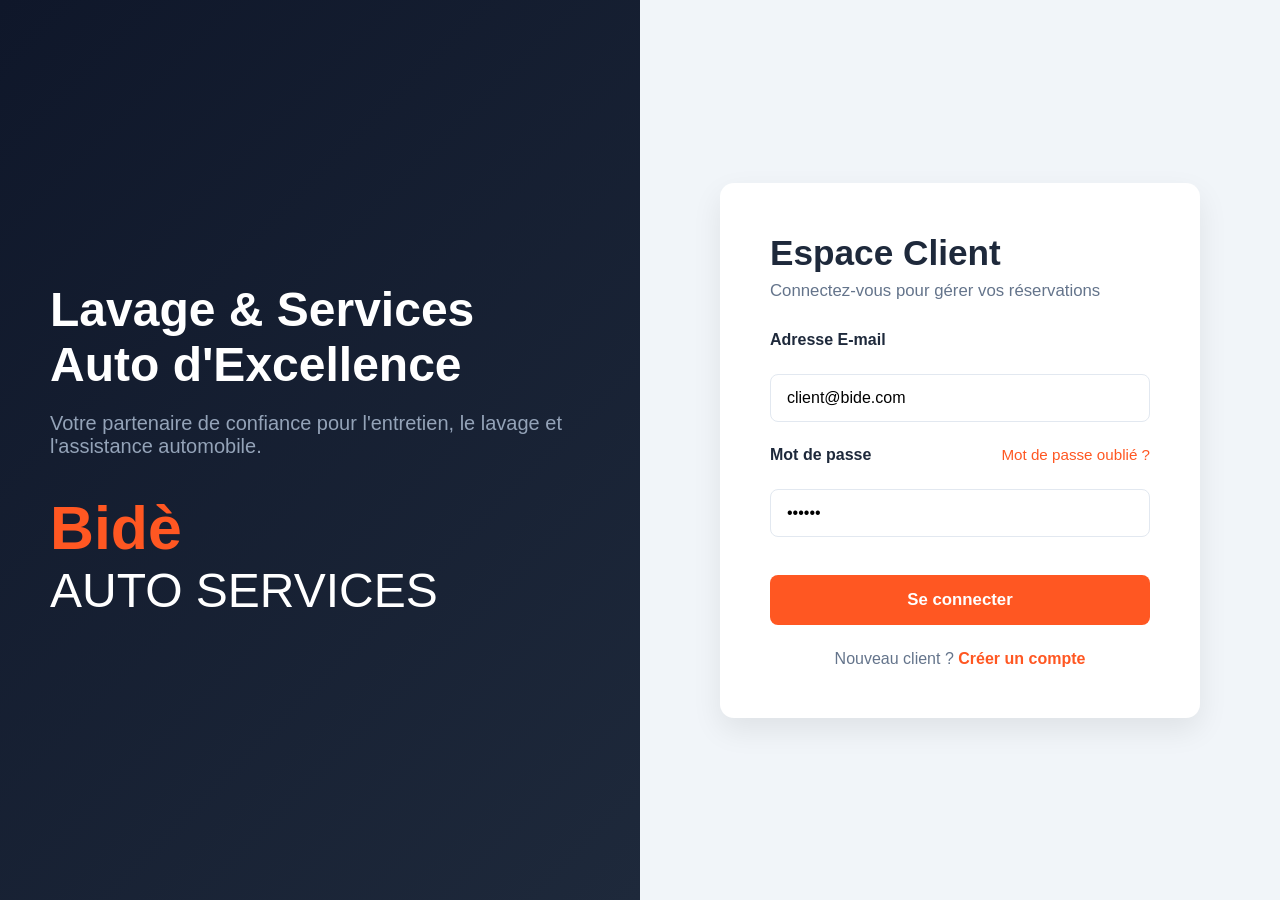
<file: depot_serge/clients.html>
<!doctype html>
<html lang="fr">
  <head>
    <meta charset="UTF-8" />
    <meta name="viewport" content="width=device-width, initial-scale=1.0" />
    <title>Bidè - Espace Client</title>
    <!-- Icônes FontAwesome -->
    <link
      rel="stylesheet"
      href="https://cdnjs.cloudflare.com/ajax/libs/font-awesome/6.4.0/css/all.min.css"
    />
    <!-- Feuille de style CSS -->
    <link rel="stylesheet" href="CSS/styles.css" />
  </head>
  <body>
    <!-- CONNEXION & INSCRIPTION -->
    <div id="ecran-connexion" class="page-connexion">
      <div class="colonne-presentation">
        <div class="contenu-presentation">
          <h1>Lavage & Services Auto d'Excellence</h1>
          <p>
            Votre partenaire de confiance pour l'entretien, le lavage et
            l'assistance automobile.
          </p>
          <div class="logo-bide">
            <h2>Bidè</h2>
            <span>AUTO SERVICES</span>
          </div>
        </div>
      </div>
      <div class="colonne-formulaire">
        <div class="carte-connexion">
          <h2>Espace Client</h2>
          <p class="sous-titre">Connectez-vous pour gérer vos réservations</p>

          <form id="formulaire-connexion">
            <div class="groupe-champ">
              <label>Adresse E-mail</label>
              <input
                type="email"
                placeholder="votre.email@exemple.com"
                value="client@bide.com"
                required
              />
            </div>
            <div class="groupe-champ">
              <div class="label-mdp">
                <label>Mot de passe</label>
                <a href="#">Mot de passe oublié ?</a>
              </div>
              <input
                type="password"
                placeholder="••••••••"
                value="123456"
                required
              />
            </div>
            <button
              type="button"
              id="bouton-se-connecter"
              class="bouton-principal"
            >
              Se connecter
            </button>
            <p class="lien-inscription">
              Nouveau client ? <a href="#">Créer un compte</a>
            </p>
          </form>
        </div>
      </div>
    </div>

    <!--  PRINCIPALE  -->
    <div id="application-principale" class="structure-app masque">
      <!-- BARRE LATÉRALE -->
      <aside class="barre-laterale">
        <div class="logo-barre">
          <img src="Images/logo.png" alt="logo du site" />
          <h2>Bidè</h2>
        </div>
        <nav class="menu-navigation">
          <a href="#" class="lien-navigation actif" data-cible="tableau-bord">
            <i class="fa-solid fa-chart-pie"></i> Tableau de bord
          </a>
          <a href="#" class="lien-navigation" data-cible="vehicules">
            <i class="fa-solid fa-car"></i> Mes Véhicules
          </a>
          <a href="#" class="lien-navigation" data-cible="tarifs">
            <i class="fa-solid fa-tags"></i> Tarifs & Prestations
          </a>
          <a href="#" class="lien-navigation" data-cible="rdv">
            <i class="fa-solid fa-calendar-check"></i> Prendre un RDV
          </a>
          <a href="#" class="lien-navigation" data-cible="historique">
            <i class="fa-solid fa-clock-rotate-left"></i> Historique
          </a>
        </nav>
        <div class="profil-utilisateur-menu">
          <i class="fa-solid fa-user-circle avatar-icone"></i>
          <div class="infos-utilisateur">
            <span class="nom-utilisateur">Jean-Marc Koffi</span>
          </div>
        </div>
      </aside>

      <!-- CONTENU PRINCIPAL -->
      <main class="contenu-principal">
        <!-- ECRAN 2: TABLEAU DE BORD -->
        <section id="ecran-tableau-bord" class="ecran-section">
          <header class="entete-page">
            <div>
              <h2>Bonjour, Jean-Marc</h2>
              <p>Bienvenue sur votre espace client personnalisé.</p>
            </div>
            <button class="bouton-orange-icone action-vers-rdv">
              <i class="fa-solid fa-plus"></i> Réserver un service
            </button>
          </header>

          <div class="banniere-rappel">
            <div>
              <i class="fa-solid fa-circle-exclamation"></i>
              <span>Entretien annuel recommandé bientôt !</span>
            </div>
            <button class="bouton-blanc-petit action-vers-rdv">
              Prendre RDV
            </button>
          </div>

          <div class="grille-statistiques">
            <div class="carte-stat">
              <i class="fa-solid fa-car"></i>
              <div>
                <span class="nombre-stat">2 Véhicules</span>
                <span class="libelle-stat">Enregistrés au garage</span>
              </div>
            </div>
            <div class="carte-stat">
              <i class="fa-solid fa-calendar"></i>
              <div>
                <span class="nombre-stat">19 Déc 2024 à 14h00</span>
                <span class="libelle-stat">Prochain RDV - Lavage complet</span>
              </div>
            </div>
            <div class="carte-stat">
              <i class="fa-solid fa-wrench"></i>
              <div>
                <span class="nombre-stat">14 Interventions</span>
                <span class="libelle-stat">Historique cumulé</span>
              </div>
            </div>
          </div>

          <div class="bloc-activites-recentes">
            <h3>Activités récentes</h3>
            <div class="liste-activites">
              <div class="element-activite">
                <i class="fa-solid fa-shower icone-act"></i>
                <div class="info-act">
                  <strong>Lavage Intérieur & Extérieur</strong>
                  <small>Peugeot 208 - TG-1234-AZ</small>
                </div>
                <span class="badge-statut effectue">Effectué</span>
              </div>
              <div class="element-activite">
                <i class="fa-solid fa-oil-can icone-act"></i>
                <div class="info-act">
                  <strong>Vidange Moteur + Filtre à huile</strong>
                  <small>Toyota RAV4 - TG-5678-BX</small>
                </div>
                <span class="badge-statut effectue">Effectué</span>
              </div>
            </div>
          </div>
        </section>

        <!--  MES VÉHICULES -->
        <section id="ecran-vehicules" class="ecran-section masque">
          <header class="entete-page">
            <div>
              <h2>Mes Véhicules</h2>
              <p>
                Gérez vos véhicules enregistrés pour accélérer vos réservations.
              </p>
            </div>
          </header>

          <div class="disposition-deux-colonnes">
            <div class="liste-cartes-vehicules">
              <!-- Rempli dynamiquement par JS -->
            </div>

            <div class="carte-formulaire-ajout">
              <h3>Ajouter un véhicule</h3>
              <form id="form-ajout-vehicule">
                <div class="groupe-champ">
                  <label>Marque et Modèle</label>
                  <input type="text" placeholder="Ex: Peugeot 208" required />
                </div>
                <div class="groupe-champ">
                  <label>Immatriculation</label>
                  <input type="text" placeholder="Ex: TG-1234-AZ" required />
                </div>
                <div class="groupe-champ">
                  <label>Catégorie</label>
                  <select required>
                    <option value="citadine">Citadine / Berline</option>
                    <option value="suv">SUV / 4x4</option>
                    <option value="utilitaire">Utilitaire</option>
                  </select>
                </div>
                <button type="submit" class="bouton-principal">
                  Enregistrer le véhicule
                </button>
              </form>
            </div>
          </div>
        </section>

        <!--  CATALOGUE PRESTATIONS & TARIFS -->
        <section id="ecran-tarifs" class="ecran-section masque">
          <header class="entete-page">
            <div>
              <h2>Prestations & Tarifs</h2>
              <p>
                Découvrez nos services d'entretien automobile et nos grilles
                tarifaires.
              </p>
            </div>
          </header>

          <div class="grille-services">
            <div class="carte-service">
              <div class="entete-service">
                <i class="fa-solid fa-soap"></i>
                <h3>Lavage Automobile</h3>
              </div>
              <p class="description-service">
                Nettoyage haute pression, aspiration intérieure, lustrage et
                soin des pneus.
              </p>
              <table class="tableau-tarifs">
                <tr>
                  <td>Citadine</td>
                  <td><strong>5 000 F CFA</strong></td>
                </tr>
                <tr>
                  <td>SUV / 4x4</td>
                  <td><strong>8 000 F CFA</strong></td>
                </tr>
                <tr>
                  <td>Utilitaire</td>
                  <td><strong>12 000 F CFA</strong></td>
                </tr>
              </table>
              <button class="bouton-principal action-vers-rdv">
                Réserver ce service
              </button>
            </div>

            <div class="carte-service">
              <div class="entete-service">
                <i class="fa-solid fa-truck-monster"></i>
                <h3>Remorquage & Assistance</h3>
              </div>
              <p class="description-service">
                Intervention rapide 24h/7d pour dépannage et remorquage
                sécurisé.
              </p>
              <table class="tableau-tarifs">
                <tr>
                  <td>Zone Urbaine</td>
                  <td><strong>15 000 F CFA</strong></td>
                </tr>
                <tr>
                  <td>Zone Périurbaine</td>
                  <td><strong>25 000 F CFA</strong></td>
                </tr>
                <tr>
                  <td>Hors Ville</td>
                  <td><strong>Sur devis</strong></td>
                </tr>
              </table>
              <button class="bouton-principal action-vers-rdv">
                Réserver ce service
              </button>
            </div>

            <div class="carte-service">
              <div class="entete-service">
                <i class="fa-solid fa-wrench"></i>
                <h3>Visite Mécanique</h3>
              </div>
              <p class="description-service">
                Diagnostic complet, vidange, révision générale et vérification
                des freins.
              </p>
              <table class="tableau-tarifs">
                <tr>
                  <td>Vidange Simple</td>
                  <td><strong>20 000 F CFA</strong></td>
                </tr>
                <tr>
                  <td>Révision Complète</td>
                  <td><strong>45 000 F CFA</strong></td>
                </tr>
                <tr>
                  <td>Diagnostic Électronique</td>
                  <td><strong>15 000 F CFA</strong></td>
                </tr>
              </table>
              <button class="bouton-principal action-vers-rdv">
                Réserver ce service
              </button>
            </div>
          </div>
        </section>

        <!--  PRENDRE UN RDV -->
        <section id="ecran-rdv" class="ecran-section masque">
          <header class="entete-page">
            <div>
              <h2>Prendre un Rendez-vous</h2>
              <p>
                Sélectionnez un service, choisissez une date et confirmez votre
                réservation.
              </p>
            </div>
          </header>

          <div class="disposition-deux-colonnes">
            <form class="formulaire-rdv-grand">
              <div class="bloc-etape">
                <h4>1. Sélectionnez le service</h4>
                <div class="choix-services">
                  <label
                    ><input
                      type="radio"
                      name="service"
                      value="Lavage Automobile"
                      checked
                    />
                    Lavage Automobile</label
                  ><br />
                  <label
                    ><input type="radio" name="service" value="Remorquage" />
                    Remorquage</label
                  ><br />
                  <label
                    ><input
                      type="radio"
                      name="service"
                      value="Visite Mécanique"
                    />
                    Visite Mécanique</label
                  >
                </div>
              </div>

              <div class="bloc-etape" style="margin-top: 15px">
                <h4>2. Choisissez le véhicule</h4>
                <select style="width: 100%; padding: 8px">
                  <!-- Rempli dynamiquement par JS -->
                </select>
              </div>

              <div class="bloc-etape" style="margin-top: 15px">
                <h4>3. Date et Horaire du RDV</h4>
                <input type="date" required style="padding: 8px" />
                <select style="padding: 8px">
                  <option>08:00</option>
                  <option>10:00</option>
                  <option>14:00</option>
                  <option>16:00</option>
                </select>
              </div>
            </form>

            <div class="carte-recapitulatif">
              <h3>Récapitulatif du RDV</h3>
              <p style="margin: 10px 0">
                Service : <strong>Lavage Automobile</strong>
              </p>
              <p>Véhicule : <strong>Peugeot 208</strong></p>
              <p>Total Estimé : <strong>5 000 F CFA</strong></p>
              <button
                type="button"
                id="bouton-confirmer-rdv"
                class="bouton-principal"
              >
                Confirmer le RDV
              </button>
            </div>
          </div>
        </section>

        <!-- HISTORIQUE -->
        <section id="ecran-historique" class="ecran-section masque">
          <header class="entete-page">
            <div>
              <h2>Historique des Prestations</h2>
              <p>Retrouvez toutes vos interventions passées et en cours.</p>
            </div>
          </header>

          <div class="conteneur-tableau">
            <table class="tableau-historique">
              <thead>
                <tr>
                  <th>Date</th>
                  <th>Prestation</th>
                  <th>Véhicule</th>
                  <th>Montant</th>
                  <th>Statut</th>
                </tr>
              </thead>
              <tbody></tbody>
            </table>
          </div>
        </section>
      </main>
    </div>

    <!-- Chargement du JavaScript en bas de page -->
    <script src="JS/script.js"></script>
  </body>
</html>
</file>
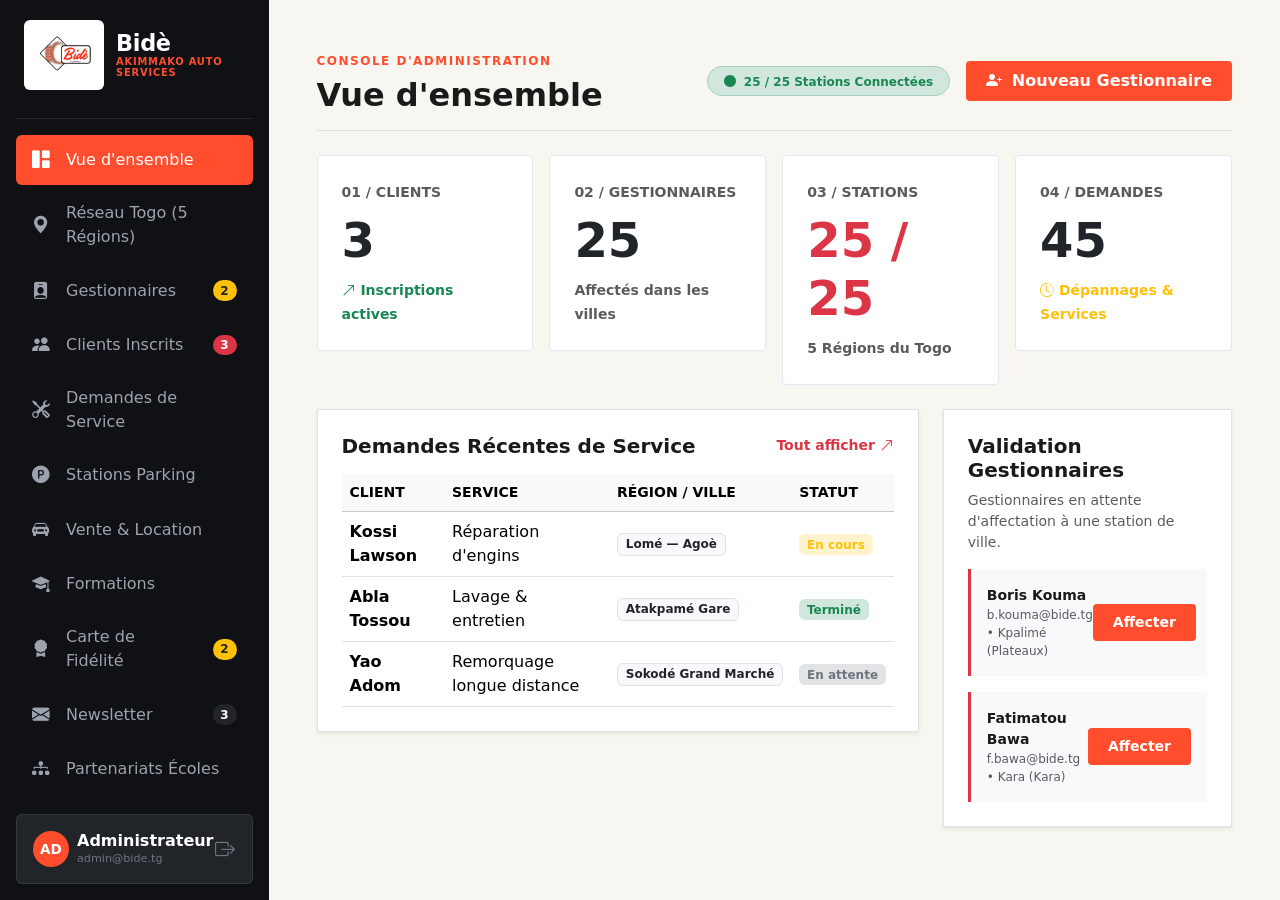
<file: MaJ_admin/admin.html>
<!DOCTYPE html>
<html lang="fr">
<head>
  <meta charset="UTF-8">
  <meta name="viewport" content="width=device-width, initial-scale=1.0">
  <title>Bidè — Dashboard Administrateur</title>

  <!-- Bootstrap 5 CSS -->
  <link href="https://cdn.jsdelivr.net/npm/bootstrap@5.3.0/dist/css/bootstrap.min.css" rel="stylesheet">
  <!-- Bootstrap Icons -->
  <link rel="stylesheet" href="https://cdn.jsdelivr.net/npm/bootstrap-icons@1.11.0/font/bootstrap-icons.css">
  <!-- CSS Admin -->
  <link rel="stylesheet" href="admin-style.css">
</head>
<body>

  <div class="d-flex id-wrapper">

    <!-- ==========================================
         SIDEBAR / MENU LATÉRAL
    ========================================== -->
    <aside class="admin-sidebar d-flex flex-column justify-content-between p-3">
      <div>
        <!-- LOGO + MARQUE ALIGNÉS À CÔTÉ -->
        <a href="index.html" class="brand-logo-container text-decoration-none mb-4">
          <img src="../depot_camara/image/logo.jpeg" alt="Bidè Logo" class="brand-logo-img">
          <div class="brand-text-block">
            <span class="brand-title">Bidè</span>
            <span class="brand-subtitle">AKIMMAKO AUTO SERVICES</span>
          </div>
        </a>

        <hr class="border-secondary opacity-25">

        <ul class="nav nav-pills flex-column gap-1 mt-3" id="adminMenu">
          <li class="nav-item">
            <a class="nav-link active d-flex align-items-center gap-3" href="#" data-section="overview">
              <i class="bi bi-grid-1x2-fill"></i>
              <span>Vue d'ensemble</span>
            </a>
          </li>
          <li class="nav-item">
            <a class="nav-link d-flex align-items-center gap-3" href="#" data-section="regions">
              <i class="bi bi-geo-alt-fill"></i>
              <span>Réseau Togo (5 Régions)</span>
            </a>
          </li>
          <li class="nav-item">
            <a class="nav-link d-flex align-items-center gap-3" href="#" data-section="gestionnaires">
              <i class="bi bi-person-badge-fill"></i>
              <span>Gestionnaires</span>
              <span class="badge bg-warning text-dark ms-auto rounded-pill" id="badgePendingGest">2</span>
            </a>
          </li>
          <li class="nav-item">
            <a class="nav-link d-flex align-items-center gap-3" href="#" data-section="clients">
              <i class="bi bi-people-fill"></i>
              <span>Clients Inscrits</span>
              <span class="badge bg-danger ms-auto rounded-pill" id="badgeClients">0</span>
            </a>
          </li>
          <li class="nav-item">
            <a class="nav-link d-flex align-items-center gap-3" href="#" data-section="demandes">
              <i class="bi bi-tools"></i>
              <span>Demandes de Service</span>
            </a>
          </li>
          <li class="nav-item">
            <a class="nav-link d-flex align-items-center gap-3" href="#" data-section="parking">
              <i class="bi bi-p-circle-fill"></i>
              <span>Stations Parking</span>
            </a>
          </li>
          <li class="nav-item">
            <a class="nav-link d-flex align-items-center gap-3" href="#" data-section="vehicules">
              <i class="bi bi-car-front-fill"></i>
              <span>Vente &amp; Location</span>
            </a>
          </li>
          <li class="nav-item">
            <a class="nav-link d-flex align-items-center gap-3" href="#" data-section="formations">
              <i class="bi bi-mortarboard-fill"></i>
              <span>Formations</span>
            </a>
          </li>
          <li class="nav-item">
            <a class="nav-link d-flex align-items-center gap-3" href="#" data-section="fidelite">
              <i class="bi bi-award-fill"></i>
              <span>Carte de Fidélité</span>
              <span class="badge bg-warning text-dark ms-auto rounded-pill" id="badgeEligibles">0</span>
            </a>
          </li>
          <li class="nav-item">
            <a class="nav-link d-flex align-items-center gap-3" href="#" data-section="newsletter">
              <i class="bi bi-envelope-fill"></i>
              <span>Newsletter</span>
              <span class="badge bg-dark ms-auto rounded-pill" id="badgeSubscribers">0</span>
            </a>
          </li>
          <li class="nav-item">
            <a class="nav-link d-flex align-items-center gap-3" href="#" data-section="partenariats">
              <i class="bi bi-diagram-3-fill"></i>
              <span>Partenariats Écoles</span>
            </a>
          </li>
        </ul>
      </div>

      <div class="admin-profile-card p-3 rounded bg-dark text-white border border-secondary border-opacity-25 d-flex align-items-center justify-content-between">
        <div class="d-flex align-items-center gap-2">
          <div class="admin-avatar">AD</div>
          <div class="lh-1">
            <div class="fw-bold fs-7">Administrateur</div>
            <small class="text-secondary" style="font-size: 0.7rem;">admin@bide.tg</small>
          </div>
        </div>
        <a href="index.html" class="btn btn-sm text-secondary hover-red p-0" title="Retour au site public"><i class="bi bi-box-arrow-right fs-5"></i></a>
      </div>
    </aside>

    <!-- ==========================================
         CONTENU PRINCIPAL
    ========================================== -->
    <main class="admin-content flex-grow-1 p-4 p-lg-5">

      <header class="d-flex flex-wrap justify-content-between align-items-center mb-4 pb-3 border-bottom border-dark border-opacity-10">
        <div>
          <span class="tagline-red">CONSOLE D'ADMINISTRATION</span>
          <h1 class="h2 fw-bold mb-0 mt-1" id="sectionTitle">Vue d'ensemble</h1>
        </div>
        <div class="d-flex align-items-center gap-3 mt-3 mt-md-0">
          <span class="badge bg-success-subtle text-success border border-success-subtle px-3 py-2 rounded-pill">
            <i class="bi bi-circle-fill me-1 fs-8"></i> 25 / 25 Stations Connectées
          </span>
          <button class="btn btn-red" data-bs-toggle="modal" data-bs-target="#modalAddGestionnaire">
            <i class="bi bi-person-plus-fill me-1"></i> Nouveau Gestionnaire
          </button>
        </div>
      </header>

      <!-- SECTION 1 : VUE D'ENSEMBLE -->
      <section id="section-overview" class="admin-tab-section active">
        <div class="row g-3 mb-4">
          <div class="col-md-3">
            <div class="stat-card p-4 bg-white border">
              <span class="small text-uppercase text-muted fw-bold">01 / CLIENTS</span>
              <h2 class="display-5 fw-bold text-dark my-2" id="kpiClients">1 248</h2>
              <span class="small text-success fw-bold"><i class="bi bi-arrow-up-right"></i> Inscriptions actives</span>
            </div>
          </div>

          <div class="col-md-3">
            <div class="stat-card p-4 bg-white border">
              <span class="small text-uppercase text-muted fw-bold">02 / GESTIONNAIRES</span>
              <h2 class="display-5 fw-bold text-dark my-2" id="kpiGestionnaires">25</h2>
              <span class="small text-muted fw-bold">Affectés dans les villes</span>
            </div>
          </div>

          <div class="col-md-3">
            <div class="stat-card p-4 bg-white border">
              <span class="small text-uppercase text-muted fw-bold">03 / STATIONS</span>
              <h2 class="display-5 fw-bold text-danger my-2">25 / 25</h2>
              <span class="small text-muted fw-bold">5 Régions du Togo</span>
            </div>
          </div>

          <div class="col-md-3">
            <div class="stat-card p-4 bg-white border">
              <span class="small text-uppercase text-muted fw-bold">04 / DEMANDES</span>
              <h2 class="display-5 fw-bold text-dark my-2" id="kpiDemandes">45</h2>
              <span class="small text-warning fw-bold"><i class="bi bi-clock-history"></i> Dépannages & Services</span>
            </div>
          </div>
        </div>

        <div class="row g-4 mb-4">
          <div class="col-lg-8">
            <div class="bg-white border p-4 shadow-sm">
              <div class="d-flex justify-content-between align-items-center mb-3">
                <h5 class="fw-bold mb-0">Demandes Récentes de Service</h5>
                <a href="#" class="small text-danger fw-bold text-decoration-none" onclick="switchSection('demandes')">Tout afficher <i class="bi bi-arrow-up-right"></i></a>
              </div>
              <div class="table-responsive">
                <table class="table table-hover align-middle mb-0">
                  <thead class="table-light">
                    <tr class="small text-uppercase">
                      <th>Client</th>
                      <th>Service</th>
                      <th>Région / Ville</th>
                      <th>Statut</th>
                    </tr>
                  </thead>
                  <tbody id="recentDemandesTable"></tbody>
                </table>
              </div>
            </div>
          </div>

          <div class="col-lg-4">
            <div class="bg-white border p-4 shadow-sm">
              <h5 class="fw-bold mb-2">Validation Gestionnaires</h5>
              <p class="small text-muted mb-3">Gestionnaires en attente d'affectation à une station de ville.</p>
              <div class="d-flex flex-column gap-3" id="pendingGestList"></div>
            </div>
          </div>
        </div>
      </section>

      <!-- SECTION 2 : RÉSEAU ET VILLES TOGO -->
      <section id="section-regions" class="admin-tab-section">
        <div class="bg-white border p-4 shadow-sm mb-4">
          <div class="row align-items-center mb-4">
            <div class="col-md-6">
              <span class="tagline-red">SUPERVISION DE PROXIMITÉ</span>
              <h3 class="fw-bold mb-0">Les 5 Régions et leurs Stations</h3>
            </div>
            <div class="col-md-6">
              <select id="adminFilterRegion" class="form-select rounded-0 border-dark">
                <option value="toutes">Toutes les régions (5)</option>
                <option value="maritime">01 — Maritime (5 Villes)</option>
                <option value="plateaux">02 — Plateaux (5 Villes)</option>
                <option value="centrale">03 — Centrale (5 Villes)</option>
                <option value="kara">04 — Kara (5 Villes)</option>
                <option value="savanes">05 — Savanes (5 Villes)</option>
              </select>
            </div>
          </div>

          <div class="row g-3" id="gridAdminStations"></div>
        </div>
      </section>

      <!-- SECTION 3 : GESTIONNAIRES -->
      <section id="section-gestionnaires" class="admin-tab-section">
        <div class="bg-white border p-4 shadow-sm">
          <div class="d-flex justify-content-between align-items-center mb-4">
            <div>
              <span class="tagline-red">PERSONNEL TERRAIN</span>
              <h3 class="fw-bold mb-0">Gestionnaires de Station</h3>
            </div>
            <button class="btn btn-red" data-bs-toggle="modal" data-bs-target="#modalAddGestionnaire">
              <i class="bi bi-plus-lg me-1"></i> Ajouter
            </button>
          </div>
          <div class="table-responsive">
            <table class="table table-hover align-middle">
              <thead class="table-light small text-uppercase">
                <tr>
                  <th>Nom du Gestionnaire</th>
                  <th>Région</th>
                  <th>Ville / Station Assignée</th>
                  <th>Téléphone</th>
                  <th>Statut</th>
                  <th class="text-center">Action</th>
                </tr>
              </thead>
              <tbody id="gestionnairesTable"></tbody>
            </table>
          </div>
        </div>
      </section>

      <!-- SECTION 4 : CLIENTS INSCRITS -->
      <section id="section-clients" class="admin-tab-section">
        <div class="bg-white border p-4 shadow-sm">
          <div class="d-flex justify-content-between align-items-center mb-4">
            <div>
              <span class="tagline-red">UTILISATEURS PLATFORM</span>
              <h3 class="fw-bold mb-0">Clients Inscrits</h3>
            </div>
            <input type="text" id="searchClient" class="form-control rounded-0 w-25 border" placeholder="Rechercher un client...">
          </div>
          <div class="table-responsive">
            <table class="table table-hover align-middle">
              <thead class="table-light small text-uppercase">
                <tr>
                  <th>Nom & Prénom</th>
                  <th>Email</th>
                  <th>Téléphone</th>
                  <th>Région Résidence</th>
                  <th>Inscription</th>
                  <th>Action</th>
                </tr>
              </thead>
              <tbody id="clientsTable"></tbody>
            </table>
          </div>
        </div>
      </section>

      <!-- SECTION 5 : DEMANDES DE SERVICE -->
      <section id="section-demandes" class="admin-tab-section">
        <div class="bg-white border p-4 shadow-sm">
          <div class="mb-4">
            <span class="tagline-red">INTERVENTIONS</span>
            <h3 class="fw-bold mb-0">Suivi Global des Demandes</h3>
          </div>
          <div class="table-responsive">
            <table class="table table-striped align-middle">
              <thead class="table-light small text-uppercase">
                <tr>
                  <th>Réf</th>
                  <th>Client</th>
                  <th>Service Demandé</th>
                  <th>Ville / Station</th>
                  <th>Date & Heure</th>
                  <th>Statut Intervention</th>
                </tr>
              </thead>
              <tbody id="allDemandesTable"></tbody>
            </table>
          </div>
        </div>
      </section>

      <!-- SECTION 6 : STATIONS DE PARKING -->
      <section id="section-parking" class="admin-tab-section">
        <div class="bg-white border p-4 shadow-sm">
          <div class="d-flex justify-content-between align-items-center mb-4">
            <div>
              <span class="tagline-red">STATIONNEMENT SÉCURISÉ</span>
              <h3 class="fw-bold mb-0">Stations de Parking Voiture</h3>
              <p class="small text-muted mb-0 mt-1">Pour les clients n'ayant pas de garage chez eux.</p>
            </div>
            <button class="btn btn-red" data-bs-toggle="modal" data-bs-target="#modalAddParking">
              <i class="bi bi-plus-lg me-1"></i> Ajouter une station
            </button>
          </div>
          <div class="table-responsive">
            <table class="table table-hover align-middle">
              <thead class="table-light small text-uppercase">
                <tr>
                  <th>Station</th>
                  <th>Région</th>
                  <th>Places totales</th>
                  <th>Places occupées</th>
                  <th>Tarif / jour</th>
                  <th>Statut</th>
                  <th class="text-center">Action</th>
                </tr>
              </thead>
              <tbody id="parkingTable"></tbody>
            </table>
          </div>
        </div>
      </section>

      <!-- SECTION 7 : VENTE & LOCATION DE VÉHICULES -->
      <section id="section-vehicules" class="admin-tab-section">
        <div class="bg-white border p-4 shadow-sm">
          <div class="d-flex justify-content-between align-items-center mb-4">
            <div>
              <span class="tagline-red">CATALOGUE</span>
              <h3 class="fw-bold mb-0">Vente &amp; Location de Véhicules</h3>
            </div>
            <button class="btn btn-red" data-bs-toggle="modal" data-bs-target="#modalAddVehicule">
              <i class="bi bi-plus-lg me-1"></i> Ajouter un véhicule
            </button>
          </div>
          <div class="table-responsive">
            <table class="table table-hover align-middle">
              <thead class="table-light small text-uppercase">
                <tr>
                  <th>Véhicule</th>
                  <th>Catégorie</th>
                  <th>Type</th>
                  <th>Prix</th>
                  <th>Station</th>
                  <th>Statut</th>
                  <th class="text-center">Action</th>
                </tr>
              </thead>
              <tbody id="vehiculesTable"></tbody>
            </table>
          </div>
        </div>
      </section>

      <!-- SECTION 8 : FORMATIONS (AUTO-ÉCOLE & MÉCANIQUE PRO) -->
      <section id="section-formations" class="admin-tab-section">
        <div class="bg-white border p-4 shadow-sm">
          <div class="d-flex justify-content-between align-items-center mb-4">
            <div>
              <span class="tagline-red">FORMATION & PÉDAGOGIE</span>
              <h3 class="fw-bold mb-0">Auto-École &amp; Formation Professionnelle</h3>
              <p class="small text-muted mb-0 mt-1">Conduite, mécanique, engins lourds, froid auto — cours du jour et du soir.</p>
            </div>
            <button class="btn btn-red" data-bs-toggle="modal" data-bs-target="#modalAddFormation">
              <i class="bi bi-plus-lg me-1"></i> Ajouter une formation
            </button>
          </div>
          <div class="table-responsive">
            <table class="table table-hover align-middle">
              <thead class="table-light small text-uppercase">
                <tr>
                  <th>Formation</th>
                  <th>Type</th>
                  <th>Horaire</th>
                  <th>Durée</th>
                  <th>Places dispo.</th>
                  <th>Station</th>
                  <th class="text-center">Action</th>
                </tr>
              </thead>
              <tbody id="formationsTable"></tbody>
            </table>
          </div>
        </div>
      </section>

      <!-- SECTION 9 : CARTE DE FIDÉLITÉ -->
      <section id="section-fidelite" class="admin-tab-section">
        <div class="bg-white border p-4 shadow-sm">
          <div class="mb-4">
            <span class="tagline-red">RÉCOMPENSER LA FIDÉLITÉ</span>
            <h3 class="fw-bold mb-0">Carte de Fidélité Client</h3>
            <p class="small text-muted mb-0 mt-1">Attribuée automatiquement dès 4 visites enregistrées.</p>
          </div>
          <div class="table-responsive">
            <table class="table table-hover align-middle">
              <thead class="table-light small text-uppercase">
                <tr>
                  <th>Client</th>
                  <th>Région</th>
                  <th>Nombre de visites</th>
                  <th>Statut carte</th>
                  <th class="text-center">Action</th>
                </tr>
              </thead>
              <tbody id="fideliteTable"></tbody>
            </table>
          </div>
        </div>
      </section>

      <!-- SECTION 10 : NEWSLETTER -->
      <section id="section-newsletter" class="admin-tab-section">

        <div class="row g-3 mb-4">
          <div class="col-md-4">
            <div class="stat-card p-4 bg-white border">
              <span class="small text-uppercase text-muted fw-bold">ABONNÉS ACTIFS</span>
              <h2 class="display-5 fw-bold text-dark my-2" id="kpiSubscribers">0</h2>
              <span class="small text-success fw-bold"><i class="bi bi-arrow-up-right"></i> Inscrits à la newsletter</span>
            </div>
          </div>
          <div class="col-md-4">
            <div class="stat-card p-4 bg-white border">
              <span class="small text-uppercase text-muted fw-bold">CAMPAGNES ENVOYÉES</span>
              <h2 class="display-5 fw-bold text-dark my-2" id="kpiCampaigns">0</h2>
              <span class="small text-muted fw-bold">Historique des envois</span>
            </div>
          </div>
          <div class="col-md-4">
            <div class="stat-card p-4 bg-white border">
              <span class="small text-uppercase text-muted fw-bold">DERNIÈRE CAMPAGNE</span>
              <h2 class="h4 fw-bold text-dark my-2" id="kpiLastCampaign">—</h2>
              <span class="small text-muted fw-bold">Sujet du dernier envoi</span>
            </div>
          </div>
        </div>

        <div class="row g-4">
          <!-- Abonnés -->
          <div class="col-lg-7">
            <div class="bg-white border p-4 shadow-sm">
              <div class="d-flex justify-content-between align-items-center mb-3">
                <div>
                  <span class="tagline-red">DIFFUSION</span>
                  <h5 class="fw-bold mb-0">Abonnés à la Newsletter</h5>
                </div>
                <button class="btn btn-red btn-sm" data-bs-toggle="modal" data-bs-target="#modalAddSubscriber">
                  <i class="bi bi-person-plus me-1"></i> Ajouter
                </button>
              </div>
              <div class="table-responsive">
                <table class="table table-hover align-middle mb-0">
                  <thead class="table-light small text-uppercase">
                    <tr>
                      <th>Nom</th>
                      <th>Email</th>
                      <th>Origine</th>
                      <th>Statut</th>
                      <th class="text-center">Action</th>
                    </tr>
                  </thead>
                  <tbody id="subscribersTable"></tbody>
                </table>
              </div>
            </div>
          </div>

          <!-- Campagnes -->
          <div class="col-lg-5">
            <div class="bg-white border p-4 shadow-sm">
              <div class="d-flex justify-content-between align-items-center mb-3">
                <h5 class="fw-bold mb-0">Campagnes</h5>
                <button class="btn btn-red btn-sm" data-bs-toggle="modal" data-bs-target="#modalNewCampaign">
                  <i class="bi bi-send me-1"></i> Nouvelle
                </button>
              </div>
              <div class="d-flex flex-column gap-3" id="campaignsList"></div>
            </div>
          </div>
        </div>
      </section>

      <!-- SECTION 11 : PARTENARIATS ÉCOLES -->
      <section id="section-partenariats" class="admin-tab-section">
        <div class="row g-4">
          <div class="col-lg-7">
            <div class="bg-white border p-4 shadow-sm">
              <div class="d-flex justify-content-between align-items-center mb-4">
                <div>
                  <span class="tagline-red">RÉSEAU ÉDUCATIF</span>
                  <h3 class="fw-bold mb-0">Écoles Partenaires &amp; Stagiaires</h3>
                  <p class="small text-muted mb-0 mt-1">Écoles de formation en mécanique envoyant des stagiaires.</p>
                </div>
                <button class="btn btn-red btn-sm" data-bs-toggle="modal" data-bs-target="#modalAddEcole">
                  <i class="bi bi-plus-lg me-1"></i> Ajouter
                </button>
              </div>
              <div class="table-responsive">
                <table class="table table-hover align-middle">
                  <thead class="table-light small text-uppercase">
                    <tr>
                      <th>École partenaire</th>
                      <th>Contact</th>
                      <th>Stagiaires reçus</th>
                      <th>Statut convention</th>
                      <th class="text-center">Action</th>
                    </tr>
                  </thead>
                  <tbody id="ecolesTable"></tbody>
                </table>
              </div>
            </div>
          </div>

          <div class="col-lg-5">
            <div class="bg-white border p-4 shadow-sm">
              <div class="d-flex justify-content-between align-items-center mb-3">
                <div>
                  <span class="tagline-red">B2B</span>
                  <h5 class="fw-bold mb-0">Grossistes & Pièces Détachées</h5>
                </div>
                <button class="btn btn-red btn-sm" data-bs-toggle="modal" data-bs-target="#modalAddGrossiste">
                  <i class="bi bi-plus-lg"></i>
                </button>
              </div>
              <div class="d-flex flex-column gap-3" id="grossistesList"></div>
            </div>
          </div>
        </div>
      </section>

    </main>
  </div>

  <!-- ==========================================
       MODAL : AJOUTER UN GESTIONNAIRE
  ========================================== -->
  <div class="modal fade" id="modalAddGestionnaire" tabindex="-1" aria-hidden="true">
    <div class="modal-dialog modal-dialog-centered">
      <div class="modal-content border-0 p-4" style="background-color: var(--bg-cream); border-radius: 4px;">
        <div class="modal-header border-0 p-0 mb-3">
          <div>
            <span class="text-danger small fw-bold text-uppercase">NOUVEAU COMPTE</span>
            <h3 class="fw-bold mb-0">Créer un Gestionnaire</h3>
          </div>
          <button type="button" class="btn-close" data-bs-dismiss="modal" aria-label="Fermer"></button>
        </div>
        <div class="modal-body p-0">
          <form id="formAddGestionnaire">
            <div class="mb-3">
              <label class="form-label small text-muted fw-bold">NOM ET PRÉNOM</label>
              <input type="text" id="addNom" class="form-control rounded-0 p-2" required placeholder="Ex: Koffi Mensah">
            </div>
            <div class="mb-3">
              <label class="form-label small text-muted fw-bold">TÉLÉPHONE</label>
              <input type="text" id="addPhone" class="form-control rounded-0 p-2" required placeholder="+228 90 00 00 00">
            </div>
            <div class="mb-3">
              <label class="form-label small text-muted fw-bold">01 / RÉGION ASSIGNÉE</label>
              <select id="modalSelectRegion" class="form-select rounded-0 p-2" required>
                <option value="maritime">Maritime</option>
                <option value="plateaux">Plateaux</option>
                <option value="centrale">Centrale</option>
                <option value="kara">Kara</option>
                <option value="savanes">Savanes</option>
              </select>
            </div>
            <div class="mb-4">
              <label class="form-label small text-muted fw-bold">02 / VILLE ET STATION</label>
              <select id="modalSelectStation" class="form-select rounded-0 p-2" required></select>
            </div>
            <button type="submit" class="btn btn-red w-100 py-2">
              Valider l'affectation <i class="bi bi-arrow-up-right ms-1"></i>
            </button>
          </form>
        </div>
      </div>
    </div>
  </div>

  <!-- ==========================================
       MODAL : MODIFIER / RÉAFFECTER / MUTER GESTIONNAIRE
  ========================================== -->
  <div class="modal fade" id="modalEditGestionnaire" tabindex="-1" aria-hidden="true">
    <div class="modal-dialog modal-dialog-centered">
      <div class="modal-content border-0 p-4" style="background-color: var(--bg-cream); border-radius: 4px;">
        <div class="modal-header border-0 p-0 mb-3">
          <div>
            <span class="text-danger small fw-bold text-uppercase">MODIFICATION / MUTATION</span>
            <h3 class="fw-bold mb-0">Éditer le Gestionnaire</h3>
          </div>
          <button type="button" class="btn-close" data-bs-dismiss="modal" aria-label="Fermer"></button>
        </div>
        <div class="modal-body p-0">
          <form id="formEditGestionnaire">
            <input type="hidden" id="editGestId">
            <input type="hidden" id="editOldRegionKey">

            <div class="mb-3">
              <label class="form-label small text-muted fw-bold">NOM ET PRÉNOM</label>
              <input type="text" id="editNom" class="form-control rounded-0 p-2" required>
            </div>

            <div class="mb-3">
              <label class="form-label small text-muted fw-bold">TÉLÉPHONE</label>
              <input type="text" id="editPhone" class="form-control rounded-0 p-2" required>
            </div>

            <div class="mb-3">
              <label class="form-label small text-muted fw-bold">NOUVELLE RÉGION (AFFECTATION)</label>
              <select id="editSelectRegion" class="form-select rounded-0 p-2" required>
                <option value="maritime">Maritime</option>
                <option value="plateaux">Plateaux</option>
                <option value="centrale">Centrale</option>
                <option value="kara">Kara</option>
                <option value="savanes">Savanes</option>
              </select>
            </div>

            <div class="mb-3">
              <label class="form-label small text-muted fw-bold">NOUVELLE VILLE ET STATION</label>
              <select id="editSelectStation" class="form-select rounded-0 p-2" required></select>
            </div>

            <div class="mb-4">
              <label class="form-label small text-muted fw-bold">STATUT DU COMPTE</label>
              <select id="editStatut" class="form-select rounded-0 p-2">
                <option value="Actif">Actif</option>
                <option value="Inactif">Inactif / Suspendu</option>
              </select>
            </div>

            <div class="d-flex gap-2">
              <button type="button" class="btn btn-outline-secondary w-50 py-2 rounded-0" data-bs-dismiss="modal">Annuler</button>
              <button type="submit" class="btn btn-red w-50 py-2">Enregistrer <i class="bi bi-check-lg ms-1"></i></button>
            </div>
          </form>
        </div>
      </div>
    </div>
  </div>

  <!-- ==========================================
       MODAL : CONFIRMATION SUPPRESSION
  ========================================== -->
  <div class="modal fade" id="modalDeleteGestionnaire" tabindex="-1" aria-hidden="true">
    <div class="modal-dialog modal-dialog-centered modal-sm">
      <div class="modal-content border-0 p-4 text-center" style="background-color: var(--bg-cream); border-radius: 4px;">
        <div class="text-danger display-4 mb-2"><i class="bi bi-exclamation-triangle-fill"></i></div>
        <h5 class="fw-bold mb-2">Confirmer la suppression ?</h5>
        <p class="small text-muted mb-4">Voulez-vous vraiment retirer <strong id="deleteGestName">ce gestionnaire</strong> de sa station ?</p>
        <div class="d-flex gap-2">
          <button type="button" class="btn btn-light border w-50" data-bs-dismiss="modal">Annuler</button>
          <button type="button" id="btnConfirmDelete" class="btn btn-danger w-50">Supprimer</button>
        </div>
      </div>
    </div>
  </div>

  <!-- ==========================================
       MODAL : AJOUTER UN ABONNÉ NEWSLETTER
  ========================================== -->
  <div class="modal fade" id="modalAddSubscriber" tabindex="-1" aria-hidden="true">
    <div class="modal-dialog modal-dialog-centered">
      <div class="modal-content border-0 p-4" style="background-color: var(--bg-cream); border-radius: 4px;">
        <div class="modal-header border-0 p-0 mb-3">
          <div>
            <span class="text-danger small fw-bold text-uppercase">NEWSLETTER</span>
            <h3 class="fw-bold mb-0">Ajouter un Abonné</h3>
          </div>
          <button type="button" class="btn-close" data-bs-dismiss="modal" aria-label="Fermer"></button>
        </div>
        <div class="modal-body p-0">
          <form id="formAddSubscriber">
            <div class="mb-3">
              <label class="form-label small text-muted fw-bold">NOM ET PRÉNOM</label>
              <input type="text" id="subNom" class="form-control rounded-0 p-2" required placeholder="Ex: Ama Dovi">
            </div>
            <div class="mb-3">
              <label class="form-label small text-muted fw-bold">EMAIL</label>
              <input type="email" id="subEmail" class="form-control rounded-0 p-2" required placeholder="exemple@mail.com">
            </div>
            <div class="mb-4">
              <label class="form-label small text-muted fw-bold">ORIGINE DE L'INSCRIPTION</label>
              <select id="subOrigine" class="form-select rounded-0 p-2">
                <option value="Site web">Site web</option>
                <option value="Station">Station</option>
                <option value="Ajout manuel">Ajout manuel (admin)</option>
              </select>
            </div>
            <button type="submit" class="btn btn-red w-100 py-2">
              Ajouter l'abonné <i class="bi bi-check-lg ms-1"></i>
            </button>
          </form>
        </div>
      </div>
    </div>
  </div>

  <!-- ==========================================
       MODAL : NOUVELLE CAMPAGNE NEWSLETTER
  ========================================== -->
  <div class="modal fade" id="modalNewCampaign" tabindex="-1" aria-hidden="true">
    <div class="modal-dialog modal-dialog-centered">
      <div class="modal-content border-0 p-4" style="background-color: var(--bg-cream); border-radius: 4px;">
        <div class="modal-header border-0 p-0 mb-3">
          <div>
            <span class="text-danger small fw-bold text-uppercase">DIFFUSION</span>
            <h3 class="fw-bold mb-0">Nouvelle Campagne</h3>
          </div>
          <button type="button" class="btn-close" data-bs-dismiss="modal" aria-label="Fermer"></button>
        </div>
        <div class="modal-body p-0">
          <form id="formNewCampaign">
            <div class="mb-3">
              <label class="form-label small text-muted fw-bold">SUJET</label>
              <input type="text" id="campSujet" class="form-control rounded-0 p-2" required placeholder="Ex: Offres du mois d'août">
            </div>
            <div class="mb-3">
              <label class="form-label small text-muted fw-bold">MESSAGE</label>
              <textarea id="campMessage" class="form-control rounded-0 p-2" rows="4" required placeholder="Contenu de votre newsletter..."></textarea>
            </div>
            <div class="mb-4">
              <label class="form-label small text-muted fw-bold">AUDIENCE</label>
              <select id="campAudience" class="form-select rounded-0 p-2">
                <option value="Tous">Tous les abonnés</option>
                <option value="Maritime">Région Maritime</option>
                <option value="Plateaux">Région Plateaux</option>
                <option value="Centrale">Région Centrale</option>
                <option value="Kara">Région Kara</option>
                <option value="Savanes">Région Savanes</option>
              </select>
            </div>
            <button type="submit" class="btn btn-red w-100 py-2">
              Envoyer la campagne <i class="bi bi-send ms-1"></i>
            </button>
          </form>
        </div>
      </div>
    </div>
  </div>

  <!-- ==========================================
       MODAL : AJOUTER UNE STATION DE PARKING
  ========================================== -->
  <div class="modal fade" id="modalAddParking" tabindex="-1" aria-hidden="true">
    <div class="modal-dialog modal-dialog-centered">
      <div class="modal-content border-0 p-4" style="background-color: var(--bg-cream); border-radius: 4px;">
        <div class="modal-header border-0 p-0 mb-3">
          <div>
            <span class="text-danger small fw-bold text-uppercase">PARKING</span>
            <h3 class="fw-bold mb-0">Nouvelle Station Parking</h3>
          </div>
          <button type="button" class="btn-close" data-bs-dismiss="modal" aria-label="Fermer"></button>
        </div>
        <div class="modal-body p-0">
          <form id="formAddParking">
            <div class="mb-3">
              <label class="form-label small text-muted fw-bold">NOM DE LA STATION</label>
              <input type="text" id="parkNom" class="form-control rounded-0 p-2" required placeholder="Ex: Parking Lomé Agoè">
            </div>
            <div class="mb-3">
              <label class="form-label small text-muted fw-bold">RÉGION</label>
              <select id="parkRegion" class="form-select rounded-0 p-2" required>
                <option value="Maritime">Maritime</option>
                <option value="Plateaux">Plateaux</option>
                <option value="Centrale">Centrale</option>
                <option value="Kara">Kara</option>
                <option value="Savanes">Savanes</option>
              </select>
            </div>
            <div class="row g-2 mb-3">
              <div class="col-6">
                <label class="form-label small text-muted fw-bold">PLACES TOTALES</label>
                <input type="number" id="parkPlaces" class="form-control rounded-0 p-2" min="1" required value="20">
              </div>
              <div class="col-6">
                <label class="form-label small text-muted fw-bold">TARIF / JOUR (F CFA)</label>
                <input type="number" id="parkTarif" class="form-control rounded-0 p-2" min="0" required value="1000">
              </div>
            </div>
            <button type="submit" class="btn btn-red w-100 py-2">
              Créer la station <i class="bi bi-check-lg ms-1"></i>
            </button>
          </form>
        </div>
      </div>
    </div>
  </div>

  <!-- ==========================================
       MODAL : AJOUTER UN VÉHICULE (VENTE/LOCATION)
  ========================================== -->
  <div class="modal fade" id="modalAddVehicule" tabindex="-1" aria-hidden="true">
    <div class="modal-dialog modal-dialog-centered">
      <div class="modal-content border-0 p-4" style="background-color: var(--bg-cream); border-radius: 4px;">
        <div class="modal-header border-0 p-0 mb-3">
          <div>
            <span class="text-danger small fw-bold text-uppercase">CATALOGUE</span>
            <h3 class="fw-bold mb-0">Ajouter un Véhicule</h3>
          </div>
          <button type="button" class="btn-close" data-bs-dismiss="modal" aria-label="Fermer"></button>
        </div>
        <div class="modal-body p-0">
          <form id="formAddVehicule">
            <div class="mb-3">
              <label class="form-label small text-muted fw-bold">NOM DU VÉHICULE</label>
              <input type="text" id="vehNom" class="form-control rounded-0 p-2" required placeholder="Ex: Toyota Hilux 2022">
            </div>
            <div class="row g-2 mb-3">
              <div class="col-6">
                <label class="form-label small text-muted fw-bold">CATÉGORIE</label>
                <select id="vehCategorie" class="form-select rounded-0 p-2">
                  <option value="Voiture">Voiture</option>
                  <option value="Moto">Moto</option>
                  <option value="Bus">Bus</option>
                  <option value="Engin lourd">Engin lourd</option>
                </select>
              </div>
              <div class="col-6">
                <label class="form-label small text-muted fw-bold">TYPE</label>
                <select id="vehType" class="form-select rounded-0 p-2">
                  <option value="Vente">Vente</option>
                  <option value="Location">Location</option>
                </select>
              </div>
            </div>
            <div class="mb-3">
              <label class="form-label small text-muted fw-bold">PRIX (F CFA)</label>
              <input type="text" id="vehPrix" class="form-control rounded-0 p-2" required placeholder="Ex: 8 500 000 ou 25 000 / jour">
            </div>
            <div class="mb-4">
              <label class="form-label small text-muted fw-bold">STATION</label>
              <input type="text" id="vehStation" class="form-control rounded-0 p-2" required placeholder="Ex: Lomé — Agoè">
            </div>
            <button type="submit" class="btn btn-red w-100 py-2">
              Ajouter au catalogue <i class="bi bi-check-lg ms-1"></i>
            </button>
          </form>
        </div>
      </div>
    </div>
  </div>

  <!-- ==========================================
       MODAL : AJOUTER UNE FORMATION
  ========================================== -->
  <div class="modal fade" id="modalAddFormation" tabindex="-1" aria-hidden="true">
    <div class="modal-dialog modal-dialog-centered">
      <div class="modal-content border-0 p-4" style="background-color: var(--bg-cream); border-radius: 4px;">
        <div class="modal-header border-0 p-0 mb-3">
          <div>
            <span class="text-danger small fw-bold text-uppercase">FORMATION</span>
            <h3 class="fw-bold mb-0">Ajouter une Formation</h3>
          </div>
          <button type="button" class="btn-close" data-bs-dismiss="modal" aria-label="Fermer"></button>
        </div>
        <div class="modal-body p-0">
          <form id="formAddFormation">
            <div class="mb-3">
              <label class="form-label small text-muted fw-bold">NOM DE LA FORMATION</label>
              <input type="text" id="formNom" class="form-control rounded-0 p-2" required placeholder="Ex: Permis B — Conduite">
            </div>
            <div class="mb-3">
              <label class="form-label small text-muted fw-bold">TYPE</label>
              <select id="formType" class="form-select rounded-0 p-2">
                <option value="Auto-école">Auto-école (Permis B / C)</option>
                <option value="Mécanique">Mécanique professionnelle</option>
                <option value="Engins lourds">Engins lourds</option>
                <option value="Froid auto">Froid auto</option>
              </select>
            </div>
            <div class="row g-2 mb-3">
              <div class="col-6">
                <label class="form-label small text-muted fw-bold">HORAIRE</label>
                <select id="formHoraire" class="form-select rounded-0 p-2">
                  <option value="Cours du jour">Cours du jour</option>
                  <option value="Cours du soir">Cours du soir</option>
                </select>
              </div>
              <div class="col-6">
                <label class="form-label small text-muted fw-bold">DURÉE</label>
                <input type="text" id="formDuree" class="form-control rounded-0 p-2" required placeholder="Ex: 3 mois">
              </div>
            </div>
            <div class="row g-2 mb-4">
              <div class="col-6">
                <label class="form-label small text-muted fw-bold">PLACES DISPONIBLES</label>
                <input type="number" id="formPlaces" class="form-control rounded-0 p-2" min="0" required value="10">
              </div>
              <div class="col-6">
                <label class="form-label small text-muted fw-bold">STATION</label>
                <input type="text" id="formStation" class="form-control rounded-0 p-2" required placeholder="Ex: Kara Douane">
              </div>
            </div>
            <button type="submit" class="btn btn-red w-100 py-2">
              Ajouter la formation <i class="bi bi-check-lg ms-1"></i>
            </button>
          </form>
        </div>
      </div>
    </div>
  </div>

  <!-- ==========================================
       MODAL : AJOUTER UNE ÉCOLE PARTENAIRE
  ========================================== -->
  <div class="modal fade" id="modalAddEcole" tabindex="-1" aria-hidden="true">
    <div class="modal-dialog modal-dialog-centered">
      <div class="modal-content border-0 p-4" style="background-color: var(--bg-cream); border-radius: 4px;">
        <div class="modal-header border-0 p-0 mb-3">
          <div>
            <span class="text-danger small fw-bold text-uppercase">PARTENARIAT</span>
            <h3 class="fw-bold mb-0">Ajouter une École Partenaire</h3>
          </div>
          <button type="button" class="btn-close" data-bs-dismiss="modal" aria-label="Fermer"></button>
        </div>
        <div class="modal-body p-0">
          <form id="formAddEcole">
            <div class="mb-3">
              <label class="form-label small text-muted fw-bold">NOM DE L'ÉCOLE</label>
              <input type="text" id="ecoleNom" class="form-control rounded-0 p-2" required placeholder="Ex: Institut Technique de Lomé">
            </div>
            <div class="mb-3">
              <label class="form-label small text-muted fw-bold">CONTACT</label>
              <input type="text" id="ecoleContact" class="form-control rounded-0 p-2" required placeholder="Email ou téléphone">
            </div>
            <div class="mb-4">
              <label class="form-label small text-muted fw-bold">STATUT DE LA CONVENTION</label>
              <select id="ecoleStatut" class="form-select rounded-0 p-2">
                <option value="Active">Active</option>
                <option value="En négociation">En négociation</option>
                <option value="Terminée">Terminée</option>
              </select>
            </div>
            <button type="submit" class="btn btn-red w-100 py-2">
              Ajouter le partenariat <i class="bi bi-check-lg ms-1"></i>
            </button>
          </form>
        </div>
      </div>
    </div>
  </div>

  <!-- ==========================================
       MODAL : AJOUTER UN GROSSISTE
  ========================================== -->
  <div class="modal fade" id="modalAddGrossiste" tabindex="-1" aria-hidden="true">
    <div class="modal-dialog modal-dialog-centered">
      <div class="modal-content border-0 p-4" style="background-color: var(--bg-cream); border-radius: 4px;">
        <div class="modal-header border-0 p-0 mb-3">
          <div>
            <span class="text-danger small fw-bold text-uppercase">B2B</span>
            <h3 class="fw-bold mb-0">Ajouter un Grossiste</h3>
          </div>
          <button type="button" class="btn-close" data-bs-dismiss="modal" aria-label="Fermer"></button>
        </div>
        <div class="modal-body p-0">
          <form id="formAddGrossiste">
            <div class="mb-3">
              <label class="form-label small text-muted fw-bold">NOM / GARAGE</label>
              <input type="text" id="grosNom" class="form-control rounded-0 p-2" required placeholder="Ex: Garage Central Kara">
            </div>
            <div class="mb-3">
              <label class="form-label small text-muted fw-bold">CONTACT</label>
              <input type="text" id="grosContact" class="form-control rounded-0 p-2" required placeholder="Téléphone">
            </div>
            <div class="mb-4">
              <label class="form-label small text-muted fw-bold">DERNIÈRE COMMANDE (F CFA)</label>
              <input type="number" id="grosMontant" class="form-control rounded-0 p-2" min="0" required placeholder="Ex: 150000">
            </div>
            <button type="submit" class="btn btn-red w-100 py-2">
              Ajouter <i class="bi bi-check-lg ms-1"></i>
            </button>
          </form>
        </div>
      </div>
    </div>
  </div>

  <!-- Scripts -->
  <script src="https://cdn.jsdelivr.net/npm/bootstrap@5.3.0/dist/js/bootstrap.bundle.min.js"></script>
  <script src="admin-script.js"></script>
</body>
</html>
</file>
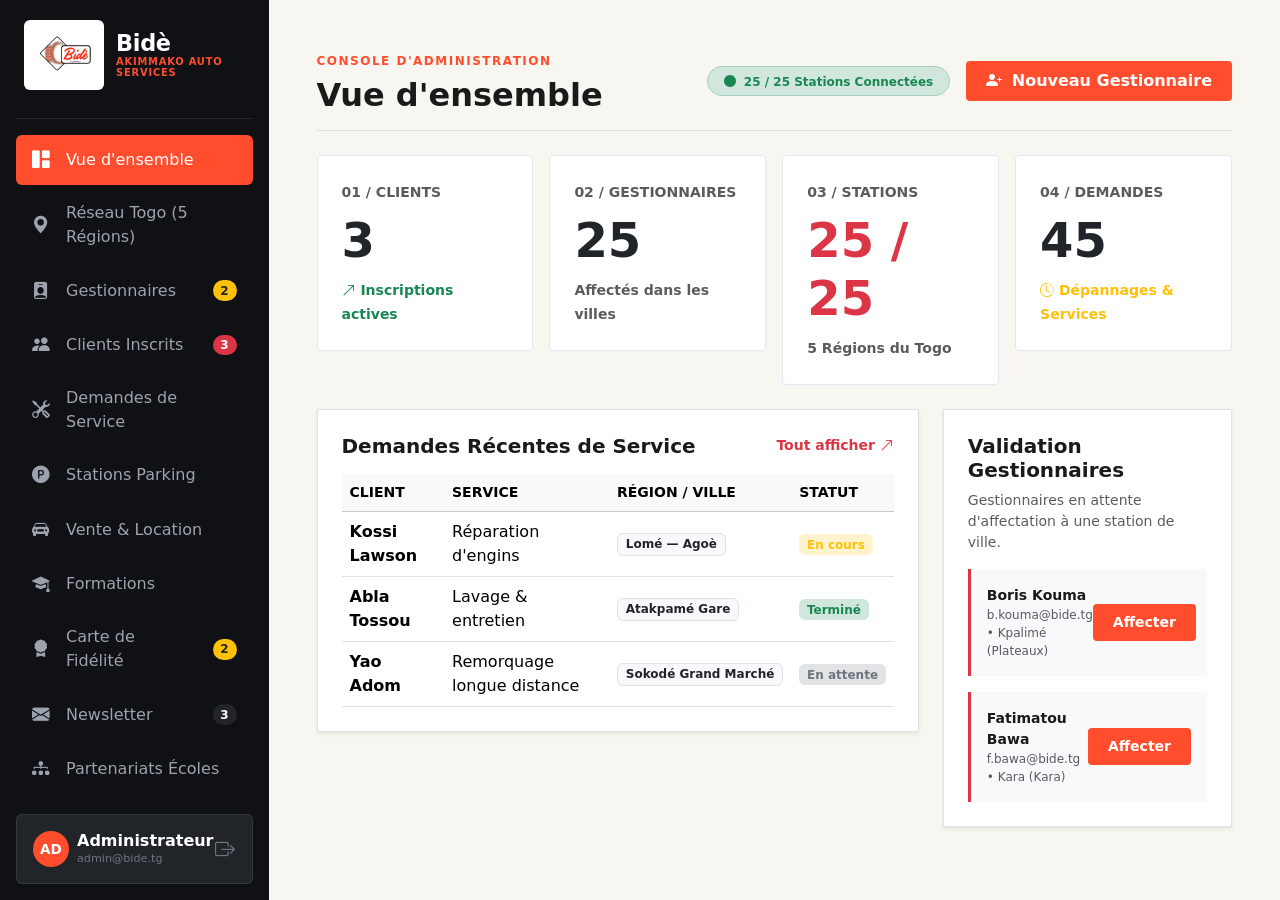
<file: pages/admin/admin.html>
<!DOCTYPE html>
<html lang="fr">
<head>
  <meta charset="UTF-8">
  <meta name="viewport" content="width=device-width, initial-scale=1.0">
  <title>Bidè — Dashboard Administrateur</title>

  <!-- Bootstrap 5 CSS -->
  <link href="https://cdn.jsdelivr.net/npm/bootstrap@5.3.0/dist/css/bootstrap.min.css" rel="stylesheet">
  <!-- Bootstrap Icons -->
  <link rel="stylesheet" href="https://cdn.jsdelivr.net/npm/bootstrap-icons@1.11.0/font/bootstrap-icons.css">
  <!-- CSS Admin -->
  <link rel="stylesheet" href="admin-style.css">
</head>
<body>

  <div class="d-flex id-wrapper">

    <!-- ==========================================
         SIDEBAR / MENU LATÉRAL
    ========================================== -->
    <aside class="admin-sidebar d-flex flex-column justify-content-between p-3">
      <div>
        <!-- LOGO + MARQUE ALIGNÉS À CÔTÉ -->
        <a href="../../index.html" class="brand-logo-container text-decoration-none mb-4">
          <img src="../../images/logo.jpeg" alt="Bidè Logo" class="brand-logo-img">
          <div class="brand-text-block">
            <span class="brand-title">Bidè</span>
            <span class="brand-subtitle">AKIMMAKO AUTO SERVICES</span>
          </div>
        </a>

        <hr class="border-secondary opacity-25">

        <ul class="nav nav-pills flex-column gap-1 mt-3" id="adminMenu">
          <li class="nav-item">
            <a class="nav-link active d-flex align-items-center gap-3" href="#" data-section="overview">
              <i class="bi bi-grid-1x2-fill"></i>
              <span>Vue d'ensemble</span>
            </a>
          </li>
          <li class="nav-item">
            <a class="nav-link d-flex align-items-center gap-3" href="#" data-section="regions">
              <i class="bi bi-geo-alt-fill"></i>
              <span>Réseau Togo (5 Régions)</span>
            </a>
          </li>
          <li class="nav-item">
            <a class="nav-link d-flex align-items-center gap-3" href="#" data-section="gestionnaires">
              <i class="bi bi-person-badge-fill"></i>
              <span>Gestionnaires</span>
              <span class="badge bg-warning text-dark ms-auto rounded-pill" id="badgePendingGest">2</span>
            </a>
          </li>
          <li class="nav-item">
            <a class="nav-link d-flex align-items-center gap-3" href="#" data-section="clients">
              <i class="bi bi-people-fill"></i>
              <span>Clients Inscrits</span>
              <span class="badge bg-danger ms-auto rounded-pill" id="badgeClients">0</span>
            </a>
          </li>
          <li class="nav-item">
            <a class="nav-link d-flex align-items-center gap-3" href="#" data-section="demandes">
              <i class="bi bi-tools"></i>
              <span>Demandes de Service</span>
            </a>
          </li>
          <li class="nav-item">
            <a class="nav-link d-flex align-items-center gap-3" href="#" data-section="parking">
              <i class="bi bi-p-circle-fill"></i>
              <span>Stations Parking</span>
            </a>
          </li>
          <li class="nav-item">
            <a class="nav-link d-flex align-items-center gap-3" href="#" data-section="vehicules">
              <i class="bi bi-car-front-fill"></i>
              <span>Vente &amp; Location</span>
            </a>
          </li>
          <li class="nav-item">
            <a class="nav-link d-flex align-items-center gap-3" href="#" data-section="formations">
              <i class="bi bi-mortarboard-fill"></i>
              <span>Formations</span>
            </a>
          </li>
          <li class="nav-item">
            <a class="nav-link d-flex align-items-center gap-3" href="#" data-section="fidelite">
              <i class="bi bi-award-fill"></i>
              <span>Carte de Fidélité</span>
              <span class="badge bg-warning text-dark ms-auto rounded-pill" id="badgeEligibles">0</span>
            </a>
          </li>
          <li class="nav-item">
            <a class="nav-link d-flex align-items-center gap-3" href="#" data-section="newsletter">
              <i class="bi bi-envelope-fill"></i>
              <span>Newsletter</span>
              <span class="badge bg-dark ms-auto rounded-pill" id="badgeSubscribers">0</span>
            </a>
          </li>
          <li class="nav-item">
            <a class="nav-link d-flex align-items-center gap-3" href="#" data-section="partenariats">
              <i class="bi bi-diagram-3-fill"></i>
              <span>Partenariats Écoles</span>
            </a>
          </li>
        </ul>
      </div>

      <div class="admin-profile-card p-3 rounded bg-dark text-white border border-secondary border-opacity-25 d-flex align-items-center justify-content-between">
        <div class="d-flex align-items-center gap-2">
          <div class="admin-avatar">AD</div>
          <div class="lh-1">
            <div class="fw-bold fs-7">Administrateur</div>
            <small class="text-secondary" style="font-size: 0.7rem;">admin@bide.tg</small>
          </div>
        </div>
        <a href="index.html" class="btn btn-sm text-secondary hover-red p-0" title="Retour au site public"><i class="bi bi-box-arrow-right fs-5"></i></a>
      </div>
    </aside>

    <!-- ==========================================
         CONTENU PRINCIPAL
    ========================================== -->
    <main class="admin-content flex-grow-1 p-4 p-lg-5">

      <header class="d-flex flex-wrap justify-content-between align-items-center mb-4 pb-3 border-bottom border-dark border-opacity-10">
        <div>
          <span class="tagline-red">CONSOLE D'ADMINISTRATION</span>
          <h1 class="h2 fw-bold mb-0 mt-1" id="sectionTitle">Vue d'ensemble</h1>
        </div>
        <div class="d-flex align-items-center gap-3 mt-3 mt-md-0">
          <span class="badge bg-success-subtle text-success border border-success-subtle px-3 py-2 rounded-pill">
            <i class="bi bi-circle-fill me-1 fs-8"></i> 25 / 25 Stations Connectées
          </span>
          <button class="btn btn-red" data-bs-toggle="modal" data-bs-target="#modalAddGestionnaire">
            <i class="bi bi-person-plus-fill me-1"></i> Nouveau Gestionnaire
          </button>
        </div>
      </header>

      <!-- SECTION 1 : VUE D'ENSEMBLE -->
      <section id="section-overview" class="admin-tab-section active">
        <div class="row g-3 mb-4">
          <div class="col-md-3">
            <div class="stat-card p-4 bg-white border">
              <span class="small text-uppercase text-muted fw-bold">01 / CLIENTS</span>
              <h2 class="display-5 fw-bold text-dark my-2" id="kpiClients">1 248</h2>
              <span class="small text-success fw-bold"><i class="bi bi-arrow-up-right"></i> Inscriptions actives</span>
            </div>
          </div>

          <div class="col-md-3">
            <div class="stat-card p-4 bg-white border">
              <span class="small text-uppercase text-muted fw-bold">02 / GESTIONNAIRES</span>
              <h2 class="display-5 fw-bold text-dark my-2" id="kpiGestionnaires">25</h2>
              <span class="small text-muted fw-bold">Affectés dans les villes</span>
            </div>
          </div>

          <div class="col-md-3">
            <div class="stat-card p-4 bg-white border">
              <span class="small text-uppercase text-muted fw-bold">03 / STATIONS</span>
              <h2 class="display-5 fw-bold text-danger my-2">25 / 25</h2>
              <span class="small text-muted fw-bold">5 Régions du Togo</span>
            </div>
          </div>

          <div class="col-md-3">
            <div class="stat-card p-4 bg-white border">
              <span class="small text-uppercase text-muted fw-bold">04 / DEMANDES</span>
              <h2 class="display-5 fw-bold text-dark my-2" id="kpiDemandes">45</h2>
              <span class="small text-warning fw-bold"><i class="bi bi-clock-history"></i> Dépannages & Services</span>
            </div>
          </div>
        </div>

        <div class="row g-4 mb-4">
          <div class="col-lg-8">
            <div class="bg-white border p-4 shadow-sm">
              <div class="d-flex justify-content-between align-items-center mb-3">
                <h5 class="fw-bold mb-0">Demandes Récentes de Service</h5>
                <a href="#" class="small text-danger fw-bold text-decoration-none" onclick="switchSection('demandes')">Tout afficher <i class="bi bi-arrow-up-right"></i></a>
              </div>
              <div class="table-responsive">
                <table class="table table-hover align-middle mb-0">
                  <thead class="table-light">
                    <tr class="small text-uppercase">
                      <th>Client</th>
                      <th>Service</th>
                      <th>Région / Ville</th>
                      <th>Statut</th>
                    </tr>
                  </thead>
                  <tbody id="recentDemandesTable"></tbody>
                </table>
              </div>
            </div>
          </div>

          <div class="col-lg-4">
            <div class="bg-white border p-4 shadow-sm">
              <h5 class="fw-bold mb-2">Validation Gestionnaires</h5>
              <p class="small text-muted mb-3">Gestionnaires en attente d'affectation à une station de ville.</p>
              <div class="d-flex flex-column gap-3" id="pendingGestList"></div>
            </div>
          </div>
        </div>
      </section>

      <!-- SECTION 2 : RÉSEAU ET VILLES TOGO -->
      <section id="section-regions" class="admin-tab-section">
        <div class="bg-white border p-4 shadow-sm mb-4">
          <div class="row align-items-center mb-4">
            <div class="col-md-6">
              <span class="tagline-red">SUPERVISION DE PROXIMITÉ</span>
              <h3 class="fw-bold mb-0">Les 5 Régions et leurs Stations</h3>
            </div>
            <div class="col-md-6">
              <select id="adminFilterRegion" class="form-select rounded-0 border-dark">
                <option value="toutes">Toutes les régions (5)</option>
                <option value="maritime">01 — Maritime (5 Villes)</option>
                <option value="plateaux">02 — Plateaux (5 Villes)</option>
                <option value="centrale">03 — Centrale (5 Villes)</option>
                <option value="kara">04 — Kara (5 Villes)</option>
                <option value="savanes">05 — Savanes (5 Villes)</option>
              </select>
            </div>
          </div>

          <div class="row g-3" id="gridAdminStations"></div>
        </div>
      </section>

      <!-- SECTION 3 : GESTIONNAIRES -->
      <section id="section-gestionnaires" class="admin-tab-section">
        <div class="bg-white border p-4 shadow-sm">
          <div class="d-flex justify-content-between align-items-center mb-4">
            <div>
              <span class="tagline-red">PERSONNEL TERRAIN</span>
              <h3 class="fw-bold mb-0">Gestionnaires de Station</h3>
            </div>
            <button class="btn btn-red" data-bs-toggle="modal" data-bs-target="#modalAddGestionnaire">
              <i class="bi bi-plus-lg me-1"></i> Ajouter
            </button>
          </div>
          <div class="table-responsive">
            <table class="table table-hover align-middle">
              <thead class="table-light small text-uppercase">
                <tr>
                  <th>Nom du Gestionnaire</th>
                  <th>Région</th>
                  <th>Ville / Station Assignée</th>
                  <th>Téléphone</th>
                  <th>Statut</th>
                  <th class="text-center">Action</th>
                </tr>
              </thead>
              <tbody id="gestionnairesTable"></tbody>
            </table>
          </div>
        </div>
      </section>

      <!-- SECTION 4 : CLIENTS INSCRITS -->
      <section id="section-clients" class="admin-tab-section">
        <div class="bg-white border p-4 shadow-sm">
          <div class="d-flex justify-content-between align-items-center mb-4">
            <div>
              <span class="tagline-red">UTILISATEURS PLATFORM</span>
              <h3 class="fw-bold mb-0">Clients Inscrits</h3>
            </div>
            <input type="text" id="searchClient" class="form-control rounded-0 w-25 border" placeholder="Rechercher un client...">
          </div>
          <div class="table-responsive">
            <table class="table table-hover align-middle">
              <thead class="table-light small text-uppercase">
                <tr>
                  <th>Nom & Prénom</th>
                  <th>Email</th>
                  <th>Téléphone</th>
                  <th>Région Résidence</th>
                  <th>Inscription</th>
                  <th>Action</th>
                </tr>
              </thead>
              <tbody id="clientsTable"></tbody>
            </table>
          </div>
        </div>
      </section>

      <!-- SECTION 5 : DEMANDES DE SERVICE -->
      <section id="section-demandes" class="admin-tab-section">
        <div class="bg-white border p-4 shadow-sm">
          <div class="mb-4">
            <span class="tagline-red">INTERVENTIONS</span>
            <h3 class="fw-bold mb-0">Suivi Global des Demandes</h3>
          </div>
          <div class="table-responsive">
            <table class="table table-striped align-middle">
              <thead class="table-light small text-uppercase">
                <tr>
                  <th>Réf</th>
                  <th>Client</th>
                  <th>Service Demandé</th>
                  <th>Ville / Station</th>
                  <th>Date & Heure</th>
                  <th>Statut Intervention</th>
                </tr>
              </thead>
              <tbody id="allDemandesTable"></tbody>
            </table>
          </div>
        </div>
      </section>

      <!-- SECTION 6 : STATIONS DE PARKING -->
      <section id="section-parking" class="admin-tab-section">
        <div class="bg-white border p-4 shadow-sm">
          <div class="d-flex justify-content-between align-items-center mb-4">
            <div>
              <span class="tagline-red">STATIONNEMENT SÉCURISÉ</span>
              <h3 class="fw-bold mb-0">Stations de Parking Voiture</h3>
              <p class="small text-muted mb-0 mt-1">Pour les clients n'ayant pas de garage chez eux.</p>
            </div>
            <button class="btn btn-red" data-bs-toggle="modal" data-bs-target="#modalAddParking">
              <i class="bi bi-plus-lg me-1"></i> Ajouter une station
            </button>
          </div>
          <div class="table-responsive">
            <table class="table table-hover align-middle">
              <thead class="table-light small text-uppercase">
                <tr>
                  <th>Station</th>
                  <th>Région</th>
                  <th>Places totales</th>
                  <th>Places occupées</th>
                  <th>Tarif / jour</th>
                  <th>Statut</th>
                  <th class="text-center">Action</th>
                </tr>
              </thead>
              <tbody id="parkingTable"></tbody>
            </table>
          </div>
        </div>
      </section>

      <!-- SECTION 7 : VENTE & LOCATION DE VÉHICULES -->
      <section id="section-vehicules" class="admin-tab-section">
        <div class="bg-white border p-4 shadow-sm">
          <div class="d-flex justify-content-between align-items-center mb-4">
            <div>
              <span class="tagline-red">CATALOGUE</span>
              <h3 class="fw-bold mb-0">Vente &amp; Location de Véhicules</h3>
            </div>
            <button class="btn btn-red" data-bs-toggle="modal" data-bs-target="#modalAddVehicule">
              <i class="bi bi-plus-lg me-1"></i> Ajouter un véhicule
            </button>
          </div>
          <div class="table-responsive">
            <table class="table table-hover align-middle">
              <thead class="table-light small text-uppercase">
                <tr>
                  <th>Véhicule</th>
                  <th>Catégorie</th>
                  <th>Type</th>
                  <th>Prix</th>
                  <th>Station</th>
                  <th>Statut</th>
                  <th class="text-center">Action</th>
                </tr>
              </thead>
              <tbody id="vehiculesTable"></tbody>
            </table>
          </div>
        </div>
      </section>

      <!-- SECTION 8 : FORMATIONS (AUTO-ÉCOLE & MÉCANIQUE PRO) -->
      <section id="section-formations" class="admin-tab-section">
        <div class="bg-white border p-4 shadow-sm">
          <div class="d-flex justify-content-between align-items-center mb-4">
            <div>
              <span class="tagline-red">FORMATION & PÉDAGOGIE</span>
              <h3 class="fw-bold mb-0">Auto-École &amp; Formation Professionnelle</h3>
              <p class="small text-muted mb-0 mt-1">Conduite, mécanique, engins lourds, froid auto — cours du jour et du soir.</p>
            </div>
            <button class="btn btn-red" data-bs-toggle="modal" data-bs-target="#modalAddFormation">
              <i class="bi bi-plus-lg me-1"></i> Ajouter une formation
            </button>
          </div>
          <div class="table-responsive">
            <table class="table table-hover align-middle">
              <thead class="table-light small text-uppercase">
                <tr>
                  <th>Formation</th>
                  <th>Type</th>
                  <th>Horaire</th>
                  <th>Durée</th>
                  <th>Places dispo.</th>
                  <th>Station</th>
                  <th class="text-center">Action</th>
                </tr>
              </thead>
              <tbody id="formationsTable"></tbody>
            </table>
          </div>
        </div>
      </section>

      <!-- SECTION 9 : CARTE DE FIDÉLITÉ -->
      <section id="section-fidelite" class="admin-tab-section">
        <div class="bg-white border p-4 shadow-sm">
          <div class="mb-4">
            <span class="tagline-red">RÉCOMPENSER LA FIDÉLITÉ</span>
            <h3 class="fw-bold mb-0">Carte de Fidélité Client</h3>
            <p class="small text-muted mb-0 mt-1">Attribuée automatiquement dès 4 visites enregistrées.</p>
          </div>
          <div class="table-responsive">
            <table class="table table-hover align-middle">
              <thead class="table-light small text-uppercase">
                <tr>
                  <th>Client</th>
                  <th>Région</th>
                  <th>Nombre de visites</th>
                  <th>Statut carte</th>
                  <th class="text-center">Action</th>
                </tr>
              </thead>
              <tbody id="fideliteTable"></tbody>
            </table>
          </div>
        </div>
      </section>

      <!-- SECTION 10 : NEWSLETTER -->
      <section id="section-newsletter" class="admin-tab-section">

        <div class="row g-3 mb-4">
          <div class="col-md-4">
            <div class="stat-card p-4 bg-white border">
              <span class="small text-uppercase text-muted fw-bold">ABONNÉS ACTIFS</span>
              <h2 class="display-5 fw-bold text-dark my-2" id="kpiSubscribers">0</h2>
              <span class="small text-success fw-bold"><i class="bi bi-arrow-up-right"></i> Inscrits à la newsletter</span>
            </div>
          </div>
          <div class="col-md-4">
            <div class="stat-card p-4 bg-white border">
              <span class="small text-uppercase text-muted fw-bold">CAMPAGNES ENVOYÉES</span>
              <h2 class="display-5 fw-bold text-dark my-2" id="kpiCampaigns">0</h2>
              <span class="small text-muted fw-bold">Historique des envois</span>
            </div>
          </div>
          <div class="col-md-4">
            <div class="stat-card p-4 bg-white border">
              <span class="small text-uppercase text-muted fw-bold">DERNIÈRE CAMPAGNE</span>
              <h2 class="h4 fw-bold text-dark my-2" id="kpiLastCampaign">—</h2>
              <span class="small text-muted fw-bold">Sujet du dernier envoi</span>
            </div>
          </div>
        </div>

        <div class="row g-4">
          <!-- Abonnés -->
          <div class="col-lg-7">
            <div class="bg-white border p-4 shadow-sm">
              <div class="d-flex justify-content-between align-items-center mb-3">
                <div>
                  <span class="tagline-red">DIFFUSION</span>
                  <h5 class="fw-bold mb-0">Abonnés à la Newsletter</h5>
                </div>
                <button class="btn btn-red btn-sm" data-bs-toggle="modal" data-bs-target="#modalAddSubscriber">
                  <i class="bi bi-person-plus me-1"></i> Ajouter
                </button>
              </div>
              <div class="table-responsive">
                <table class="table table-hover align-middle mb-0">
                  <thead class="table-light small text-uppercase">
                    <tr>
                      <th>Nom</th>
                      <th>Email</th>
                      <th>Origine</th>
                      <th>Statut</th>
                      <th class="text-center">Action</th>
                    </tr>
                  </thead>
                  <tbody id="subscribersTable"></tbody>
                </table>
              </div>
            </div>
          </div>

          <!-- Campagnes -->
          <div class="col-lg-5">
            <div class="bg-white border p-4 shadow-sm">
              <div class="d-flex justify-content-between align-items-center mb-3">
                <h5 class="fw-bold mb-0">Campagnes</h5>
                <button class="btn btn-red btn-sm" data-bs-toggle="modal" data-bs-target="#modalNewCampaign">
                  <i class="bi bi-send me-1"></i> Nouvelle
                </button>
              </div>
              <div class="d-flex flex-column gap-3" id="campaignsList"></div>
            </div>
          </div>
        </div>
      </section>

      <!-- SECTION 11 : PARTENARIATS ÉCOLES -->
      <section id="section-partenariats" class="admin-tab-section">
        <div class="row g-4">
          <div class="col-lg-7">
            <div class="bg-white border p-4 shadow-sm">
              <div class="d-flex justify-content-between align-items-center mb-4">
                <div>
                  <span class="tagline-red">RÉSEAU ÉDUCATIF</span>
                  <h3 class="fw-bold mb-0">Écoles Partenaires &amp; Stagiaires</h3>
                  <p class="small text-muted mb-0 mt-1">Écoles de formation en mécanique envoyant des stagiaires.</p>
                </div>
                <button class="btn btn-red btn-sm" data-bs-toggle="modal" data-bs-target="#modalAddEcole">
                  <i class="bi bi-plus-lg me-1"></i> Ajouter
                </button>
              </div>
              <div class="table-responsive">
                <table class="table table-hover align-middle">
                  <thead class="table-light small text-uppercase">
                    <tr>
                      <th>École partenaire</th>
                      <th>Contact</th>
                      <th>Stagiaires reçus</th>
                      <th>Statut convention</th>
                      <th class="text-center">Action</th>
                    </tr>
                  </thead>
                  <tbody id="ecolesTable"></tbody>
                </table>
              </div>
            </div>
          </div>

          <div class="col-lg-5">
            <div class="bg-white border p-4 shadow-sm">
              <div class="d-flex justify-content-between align-items-center mb-3">
                <div>
                  <span class="tagline-red">B2B</span>
                  <h5 class="fw-bold mb-0">Grossistes & Pièces Détachées</h5>
                </div>
                <button class="btn btn-red btn-sm" data-bs-toggle="modal" data-bs-target="#modalAddGrossiste">
                  <i class="bi bi-plus-lg"></i>
                </button>
              </div>
              <div class="d-flex flex-column gap-3" id="grossistesList"></div>
            </div>
          </div>
        </div>
      </section>

    </main>
  </div>

  <!-- ==========================================
       MODAL : AJOUTER UN GESTIONNAIRE
  ========================================== -->
  <div class="modal fade" id="modalAddGestionnaire" tabindex="-1" aria-hidden="true">
    <div class="modal-dialog modal-dialog-centered">
      <div class="modal-content border-0 p-4" style="background-color: var(--bg-cream); border-radius: 4px;">
        <div class="modal-header border-0 p-0 mb-3">
          <div>
            <span class="text-danger small fw-bold text-uppercase">NOUVEAU COMPTE</span>
            <h3 class="fw-bold mb-0">Créer un Gestionnaire</h3>
          </div>
          <button type="button" class="btn-close" data-bs-dismiss="modal" aria-label="Fermer"></button>
        </div>
        <div class="modal-body p-0">
          <form id="formAddGestionnaire">
            <div class="mb-3">
              <label class="form-label small text-muted fw-bold">NOM ET PRÉNOM</label>
              <input type="text" id="addNom" class="form-control rounded-0 p-2" required placeholder="Ex: Koffi Mensah">
            </div>
            <div class="mb-3">
              <label class="form-label small text-muted fw-bold">TÉLÉPHONE</label>
              <input type="text" id="addPhone" class="form-control rounded-0 p-2" required placeholder="+228 90 00 00 00">
            </div>
            <div class="mb-3">
              <label class="form-label small text-muted fw-bold">01 / RÉGION ASSIGNÉE</label>
              <select id="modalSelectRegion" class="form-select rounded-0 p-2" required>
                <option value="maritime">Maritime</option>
                <option value="plateaux">Plateaux</option>
                <option value="centrale">Centrale</option>
                <option value="kara">Kara</option>
                <option value="savanes">Savanes</option>
              </select>
            </div>
            <div class="mb-4">
              <label class="form-label small text-muted fw-bold">02 / VILLE ET STATION</label>
              <select id="modalSelectStation" class="form-select rounded-0 p-2" required></select>
            </div>
            <button type="submit" class="btn btn-red w-100 py-2">
              Valider l'affectation <i class="bi bi-arrow-up-right ms-1"></i>
            </button>
          </form>
        </div>
      </div>
    </div>
  </div>

  <!-- ==========================================
       MODAL : MODIFIER / RÉAFFECTER / MUTER GESTIONNAIRE
  ========================================== -->
  <div class="modal fade" id="modalEditGestionnaire" tabindex="-1" aria-hidden="true">
    <div class="modal-dialog modal-dialog-centered">
      <div class="modal-content border-0 p-4" style="background-color: var(--bg-cream); border-radius: 4px;">
        <div class="modal-header border-0 p-0 mb-3">
          <div>
            <span class="text-danger small fw-bold text-uppercase">MODIFICATION / MUTATION</span>
            <h3 class="fw-bold mb-0">Éditer le Gestionnaire</h3>
          </div>
          <button type="button" class="btn-close" data-bs-dismiss="modal" aria-label="Fermer"></button>
        </div>
        <div class="modal-body p-0">
          <form id="formEditGestionnaire">
            <input type="hidden" id="editGestId">
            <input type="hidden" id="editOldRegionKey">

            <div class="mb-3">
              <label class="form-label small text-muted fw-bold">NOM ET PRÉNOM</label>
              <input type="text" id="editNom" class="form-control rounded-0 p-2" required>
            </div>

            <div class="mb-3">
              <label class="form-label small text-muted fw-bold">TÉLÉPHONE</label>
              <input type="text" id="editPhone" class="form-control rounded-0 p-2" required>
            </div>

            <div class="mb-3">
              <label class="form-label small text-muted fw-bold">NOUVELLE RÉGION (AFFECTATION)</label>
              <select id="editSelectRegion" class="form-select rounded-0 p-2" required>
                <option value="maritime">Maritime</option>
                <option value="plateaux">Plateaux</option>
                <option value="centrale">Centrale</option>
                <option value="kara">Kara</option>
                <option value="savanes">Savanes</option>
              </select>
            </div>

            <div class="mb-3">
              <label class="form-label small text-muted fw-bold">NOUVELLE VILLE ET STATION</label>
              <select id="editSelectStation" class="form-select rounded-0 p-2" required></select>
            </div>

            <div class="mb-4">
              <label class="form-label small text-muted fw-bold">STATUT DU COMPTE</label>
              <select id="editStatut" class="form-select rounded-0 p-2">
                <option value="Actif">Actif</option>
                <option value="Inactif">Inactif / Suspendu</option>
              </select>
            </div>

            <div class="d-flex gap-2">
              <button type="button" class="btn btn-outline-secondary w-50 py-2 rounded-0" data-bs-dismiss="modal">Annuler</button>
              <button type="submit" class="btn btn-red w-50 py-2">Enregistrer <i class="bi bi-check-lg ms-1"></i></button>
            </div>
          </form>
        </div>
      </div>
    </div>
  </div>

  <!-- ==========================================
       MODAL : CONFIRMATION SUPPRESSION
  ========================================== -->
  <div class="modal fade" id="modalDeleteGestionnaire" tabindex="-1" aria-hidden="true">
    <div class="modal-dialog modal-dialog-centered modal-sm">
      <div class="modal-content border-0 p-4 text-center" style="background-color: var(--bg-cream); border-radius: 4px;">
        <div class="text-danger display-4 mb-2"><i class="bi bi-exclamation-triangle-fill"></i></div>
        <h5 class="fw-bold mb-2">Confirmer la suppression ?</h5>
        <p class="small text-muted mb-4">Voulez-vous vraiment retirer <strong id="deleteGestName">ce gestionnaire</strong> de sa station ?</p>
        <div class="d-flex gap-2">
          <button type="button" class="btn btn-light border w-50" data-bs-dismiss="modal">Annuler</button>
          <button type="button" id="btnConfirmDelete" class="btn btn-danger w-50">Supprimer</button>
        </div>
      </div>
    </div>
  </div>

  <!-- ==========================================
       MODAL : AJOUTER UN ABONNÉ NEWSLETTER
  ========================================== -->
  <div class="modal fade" id="modalAddSubscriber" tabindex="-1" aria-hidden="true">
    <div class="modal-dialog modal-dialog-centered">
      <div class="modal-content border-0 p-4" style="background-color: var(--bg-cream); border-radius: 4px;">
        <div class="modal-header border-0 p-0 mb-3">
          <div>
            <span class="text-danger small fw-bold text-uppercase">NEWSLETTER</span>
            <h3 class="fw-bold mb-0">Ajouter un Abonné</h3>
          </div>
          <button type="button" class="btn-close" data-bs-dismiss="modal" aria-label="Fermer"></button>
        </div>
        <div class="modal-body p-0">
          <form id="formAddSubscriber">
            <div class="mb-3">
              <label class="form-label small text-muted fw-bold">NOM ET PRÉNOM</label>
              <input type="text" id="subNom" class="form-control rounded-0 p-2" required placeholder="Ex: Ama Dovi">
            </div>
            <div class="mb-3">
              <label class="form-label small text-muted fw-bold">EMAIL</label>
              <input type="email" id="subEmail" class="form-control rounded-0 p-2" required placeholder="exemple@mail.com">
            </div>
            <div class="mb-4">
              <label class="form-label small text-muted fw-bold">ORIGINE DE L'INSCRIPTION</label>
              <select id="subOrigine" class="form-select rounded-0 p-2">
                <option value="Site web">Site web</option>
                <option value="Station">Station</option>
                <option value="Ajout manuel">Ajout manuel (admin)</option>
              </select>
            </div>
            <button type="submit" class="btn btn-red w-100 py-2">
              Ajouter l'abonné <i class="bi bi-check-lg ms-1"></i>
            </button>
          </form>
        </div>
      </div>
    </div>
  </div>

  <!-- ==========================================
       MODAL : NOUVELLE CAMPAGNE NEWSLETTER
  ========================================== -->
  <div class="modal fade" id="modalNewCampaign" tabindex="-1" aria-hidden="true">
    <div class="modal-dialog modal-dialog-centered">
      <div class="modal-content border-0 p-4" style="background-color: var(--bg-cream); border-radius: 4px;">
        <div class="modal-header border-0 p-0 mb-3">
          <div>
            <span class="text-danger small fw-bold text-uppercase">DIFFUSION</span>
            <h3 class="fw-bold mb-0">Nouvelle Campagne</h3>
          </div>
          <button type="button" class="btn-close" data-bs-dismiss="modal" aria-label="Fermer"></button>
        </div>
        <div class="modal-body p-0">
          <form id="formNewCampaign">
            <div class="mb-3">
              <label class="form-label small text-muted fw-bold">SUJET</label>
              <input type="text" id="campSujet" class="form-control rounded-0 p-2" required placeholder="Ex: Offres du mois d'août">
            </div>
            <div class="mb-3">
              <label class="form-label small text-muted fw-bold">MESSAGE</label>
              <textarea id="campMessage" class="form-control rounded-0 p-2" rows="4" required placeholder="Contenu de votre newsletter..."></textarea>
            </div>
            <div class="mb-4">
              <label class="form-label small text-muted fw-bold">AUDIENCE</label>
              <select id="campAudience" class="form-select rounded-0 p-2">
                <option value="Tous">Tous les abonnés</option>
                <option value="Maritime">Région Maritime</option>
                <option value="Plateaux">Région Plateaux</option>
                <option value="Centrale">Région Centrale</option>
                <option value="Kara">Région Kara</option>
                <option value="Savanes">Région Savanes</option>
              </select>
            </div>
            <button type="submit" class="btn btn-red w-100 py-2">
              Envoyer la campagne <i class="bi bi-send ms-1"></i>
            </button>
          </form>
        </div>
      </div>
    </div>
  </div>

  <!-- ==========================================
       MODAL : AJOUTER UNE STATION DE PARKING
  ========================================== -->
  <div class="modal fade" id="modalAddParking" tabindex="-1" aria-hidden="true">
    <div class="modal-dialog modal-dialog-centered">
      <div class="modal-content border-0 p-4" style="background-color: var(--bg-cream); border-radius: 4px;">
        <div class="modal-header border-0 p-0 mb-3">
          <div>
            <span class="text-danger small fw-bold text-uppercase">PARKING</span>
            <h3 class="fw-bold mb-0">Nouvelle Station Parking</h3>
          </div>
          <button type="button" class="btn-close" data-bs-dismiss="modal" aria-label="Fermer"></button>
        </div>
        <div class="modal-body p-0">
          <form id="formAddParking">
            <div class="mb-3">
              <label class="form-label small text-muted fw-bold">NOM DE LA STATION</label>
              <input type="text" id="parkNom" class="form-control rounded-0 p-2" required placeholder="Ex: Parking Lomé Agoè">
            </div>
            <div class="mb-3">
              <label class="form-label small text-muted fw-bold">RÉGION</label>
              <select id="parkRegion" class="form-select rounded-0 p-2" required>
                <option value="Maritime">Maritime</option>
                <option value="Plateaux">Plateaux</option>
                <option value="Centrale">Centrale</option>
                <option value="Kara">Kara</option>
                <option value="Savanes">Savanes</option>
              </select>
            </div>
            <div class="row g-2 mb-3">
              <div class="col-6">
                <label class="form-label small text-muted fw-bold">PLACES TOTALES</label>
                <input type="number" id="parkPlaces" class="form-control rounded-0 p-2" min="1" required value="20">
              </div>
              <div class="col-6">
                <label class="form-label small text-muted fw-bold">TARIF / JOUR (F CFA)</label>
                <input type="number" id="parkTarif" class="form-control rounded-0 p-2" min="0" required value="1000">
              </div>
            </div>
            <button type="submit" class="btn btn-red w-100 py-2">
              Créer la station <i class="bi bi-check-lg ms-1"></i>
            </button>
          </form>
        </div>
      </div>
    </div>
  </div>

  <!-- ==========================================
       MODAL : AJOUTER UN VÉHICULE (VENTE/LOCATION)
  ========================================== -->
  <div class="modal fade" id="modalAddVehicule" tabindex="-1" aria-hidden="true">
    <div class="modal-dialog modal-dialog-centered">
      <div class="modal-content border-0 p-4" style="background-color: var(--bg-cream); border-radius: 4px;">
        <div class="modal-header border-0 p-0 mb-3">
          <div>
            <span class="text-danger small fw-bold text-uppercase">CATALOGUE</span>
            <h3 class="fw-bold mb-0">Ajouter un Véhicule</h3>
          </div>
          <button type="button" class="btn-close" data-bs-dismiss="modal" aria-label="Fermer"></button>
        </div>
        <div class="modal-body p-0">
          <form id="formAddVehicule">
            <div class="mb-3">
              <label class="form-label small text-muted fw-bold">NOM DU VÉHICULE</label>
              <input type="text" id="vehNom" class="form-control rounded-0 p-2" required placeholder="Ex: Toyota Hilux 2022">
            </div>
            <div class="row g-2 mb-3">
              <div class="col-6">
                <label class="form-label small text-muted fw-bold">CATÉGORIE</label>
                <select id="vehCategorie" class="form-select rounded-0 p-2">
                  <option value="Voiture">Voiture</option>
                  <option value="Moto">Moto</option>
                  <option value="Bus">Bus</option>
                  <option value="Engin lourd">Engin lourd</option>
                </select>
              </div>
              <div class="col-6">
                <label class="form-label small text-muted fw-bold">TYPE</label>
                <select id="vehType" class="form-select rounded-0 p-2">
                  <option value="Vente">Vente</option>
                  <option value="Location">Location</option>
                </select>
              </div>
            </div>
            <div class="mb-3">
              <label class="form-label small text-muted fw-bold">PRIX (F CFA)</label>
              <input type="text" id="vehPrix" class="form-control rounded-0 p-2" required placeholder="Ex: 8 500 000 ou 25 000 / jour">
            </div>
            <div class="mb-4">
              <label class="form-label small text-muted fw-bold">STATION</label>
              <input type="text" id="vehStation" class="form-control rounded-0 p-2" required placeholder="Ex: Lomé — Agoè">
            </div>
            <button type="submit" class="btn btn-red w-100 py-2">
              Ajouter au catalogue <i class="bi bi-check-lg ms-1"></i>
            </button>
          </form>
        </div>
      </div>
    </div>
  </div>

  <!-- ==========================================
       MODAL : AJOUTER UNE FORMATION
  ========================================== -->
  <div class="modal fade" id="modalAddFormation" tabindex="-1" aria-hidden="true">
    <div class="modal-dialog modal-dialog-centered">
      <div class="modal-content border-0 p-4" style="background-color: var(--bg-cream); border-radius: 4px;">
        <div class="modal-header border-0 p-0 mb-3">
          <div>
            <span class="text-danger small fw-bold text-uppercase">FORMATION</span>
            <h3 class="fw-bold mb-0">Ajouter une Formation</h3>
          </div>
          <button type="button" class="btn-close" data-bs-dismiss="modal" aria-label="Fermer"></button>
        </div>
        <div class="modal-body p-0">
          <form id="formAddFormation">
            <div class="mb-3">
              <label class="form-label small text-muted fw-bold">NOM DE LA FORMATION</label>
              <input type="text" id="formNom" class="form-control rounded-0 p-2" required placeholder="Ex: Permis B — Conduite">
            </div>
            <div class="mb-3">
              <label class="form-label small text-muted fw-bold">TYPE</label>
              <select id="formType" class="form-select rounded-0 p-2">
                <option value="Auto-école">Auto-école (Permis B / C)</option>
                <option value="Mécanique">Mécanique professionnelle</option>
                <option value="Engins lourds">Engins lourds</option>
                <option value="Froid auto">Froid auto</option>
              </select>
            </div>
            <div class="row g-2 mb-3">
              <div class="col-6">
                <label class="form-label small text-muted fw-bold">HORAIRE</label>
                <select id="formHoraire" class="form-select rounded-0 p-2">
                  <option value="Cours du jour">Cours du jour</option>
                  <option value="Cours du soir">Cours du soir</option>
                </select>
              </div>
              <div class="col-6">
                <label class="form-label small text-muted fw-bold">DURÉE</label>
                <input type="text" id="formDuree" class="form-control rounded-0 p-2" required placeholder="Ex: 3 mois">
              </div>
            </div>
            <div class="row g-2 mb-4">
              <div class="col-6">
                <label class="form-label small text-muted fw-bold">PLACES DISPONIBLES</label>
                <input type="number" id="formPlaces" class="form-control rounded-0 p-2" min="0" required value="10">
              </div>
              <div class="col-6">
                <label class="form-label small text-muted fw-bold">STATION</label>
                <input type="text" id="formStation" class="form-control rounded-0 p-2" required placeholder="Ex: Kara Douane">
              </div>
            </div>
            <button type="submit" class="btn btn-red w-100 py-2">
              Ajouter la formation <i class="bi bi-check-lg ms-1"></i>
            </button>
          </form>
        </div>
      </div>
    </div>
  </div>

  <!-- ==========================================
       MODAL : AJOUTER UNE ÉCOLE PARTENAIRE
  ========================================== -->
  <div class="modal fade" id="modalAddEcole" tabindex="-1" aria-hidden="true">
    <div class="modal-dialog modal-dialog-centered">
      <div class="modal-content border-0 p-4" style="background-color: var(--bg-cream); border-radius: 4px;">
        <div class="modal-header border-0 p-0 mb-3">
          <div>
            <span class="text-danger small fw-bold text-uppercase">PARTENARIAT</span>
            <h3 class="fw-bold mb-0">Ajouter une École Partenaire</h3>
          </div>
          <button type="button" class="btn-close" data-bs-dismiss="modal" aria-label="Fermer"></button>
        </div>
        <div class="modal-body p-0">
          <form id="formAddEcole">
            <div class="mb-3">
              <label class="form-label small text-muted fw-bold">NOM DE L'ÉCOLE</label>
              <input type="text" id="ecoleNom" class="form-control rounded-0 p-2" required placeholder="Ex: Institut Technique de Lomé">
            </div>
            <div class="mb-3">
              <label class="form-label small text-muted fw-bold">CONTACT</label>
              <input type="text" id="ecoleContact" class="form-control rounded-0 p-2" required placeholder="Email ou téléphone">
            </div>
            <div class="mb-4">
              <label class="form-label small text-muted fw-bold">STATUT DE LA CONVENTION</label>
              <select id="ecoleStatut" class="form-select rounded-0 p-2">
                <option value="Active">Active</option>
                <option value="En négociation">En négociation</option>
                <option value="Terminée">Terminée</option>
              </select>
            </div>
            <button type="submit" class="btn btn-red w-100 py-2">
              Ajouter le partenariat <i class="bi bi-check-lg ms-1"></i>
            </button>
          </form>
        </div>
      </div>
    </div>
  </div>

  <!-- ==========================================
       MODAL : AJOUTER UN GROSSISTE
  ========================================== -->
  <div class="modal fade" id="modalAddGrossiste" tabindex="-1" aria-hidden="true">
    <div class="modal-dialog modal-dialog-centered">
      <div class="modal-content border-0 p-4" style="background-color: var(--bg-cream); border-radius: 4px;">
        <div class="modal-header border-0 p-0 mb-3">
          <div>
            <span class="text-danger small fw-bold text-uppercase">B2B</span>
            <h3 class="fw-bold mb-0">Ajouter un Grossiste</h3>
          </div>
          <button type="button" class="btn-close" data-bs-dismiss="modal" aria-label="Fermer"></button>
        </div>
        <div class="modal-body p-0">
          <form id="formAddGrossiste">
            <div class="mb-3">
              <label class="form-label small text-muted fw-bold">NOM / GARAGE</label>
              <input type="text" id="grosNom" class="form-control rounded-0 p-2" required placeholder="Ex: Garage Central Kara">
            </div>
            <div class="mb-3">
              <label class="form-label small text-muted fw-bold">CONTACT</label>
              <input type="text" id="grosContact" class="form-control rounded-0 p-2" required placeholder="Téléphone">
            </div>
            <div class="mb-4">
              <label class="form-label small text-muted fw-bold">DERNIÈRE COMMANDE (F CFA)</label>
              <input type="number" id="grosMontant" class="form-control rounded-0 p-2" min="0" required placeholder="Ex: 150000">
            </div>
            <button type="submit" class="btn btn-red w-100 py-2">
              Ajouter <i class="bi bi-check-lg ms-1"></i>
            </button>
          </form>
        </div>
      </div>
    </div>
  </div>

  <!-- Scripts -->
  <script src="https://cdn.jsdelivr.net/npm/bootstrap@5.3.0/dist/js/bootstrap.bundle.min.js"></script>
  <script src="admin-script.js"></script>
</body>
</html>
</file>
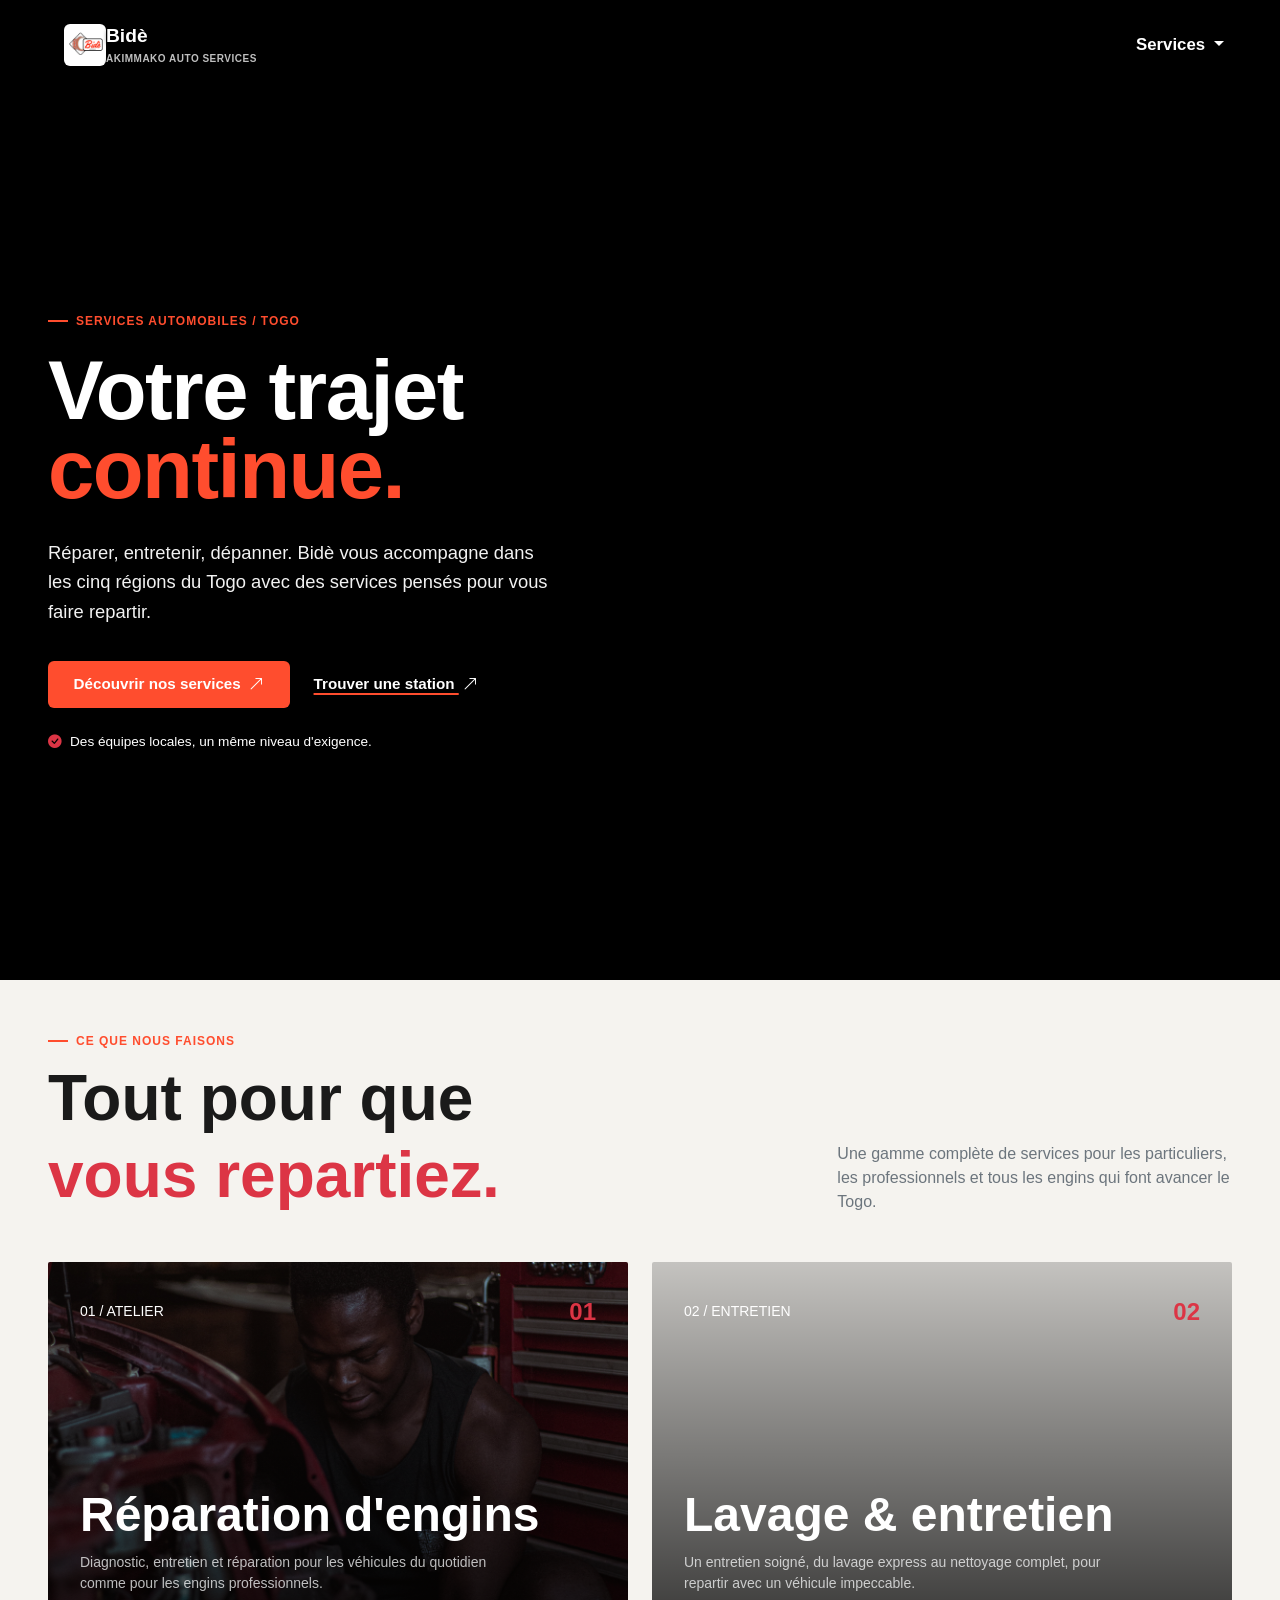
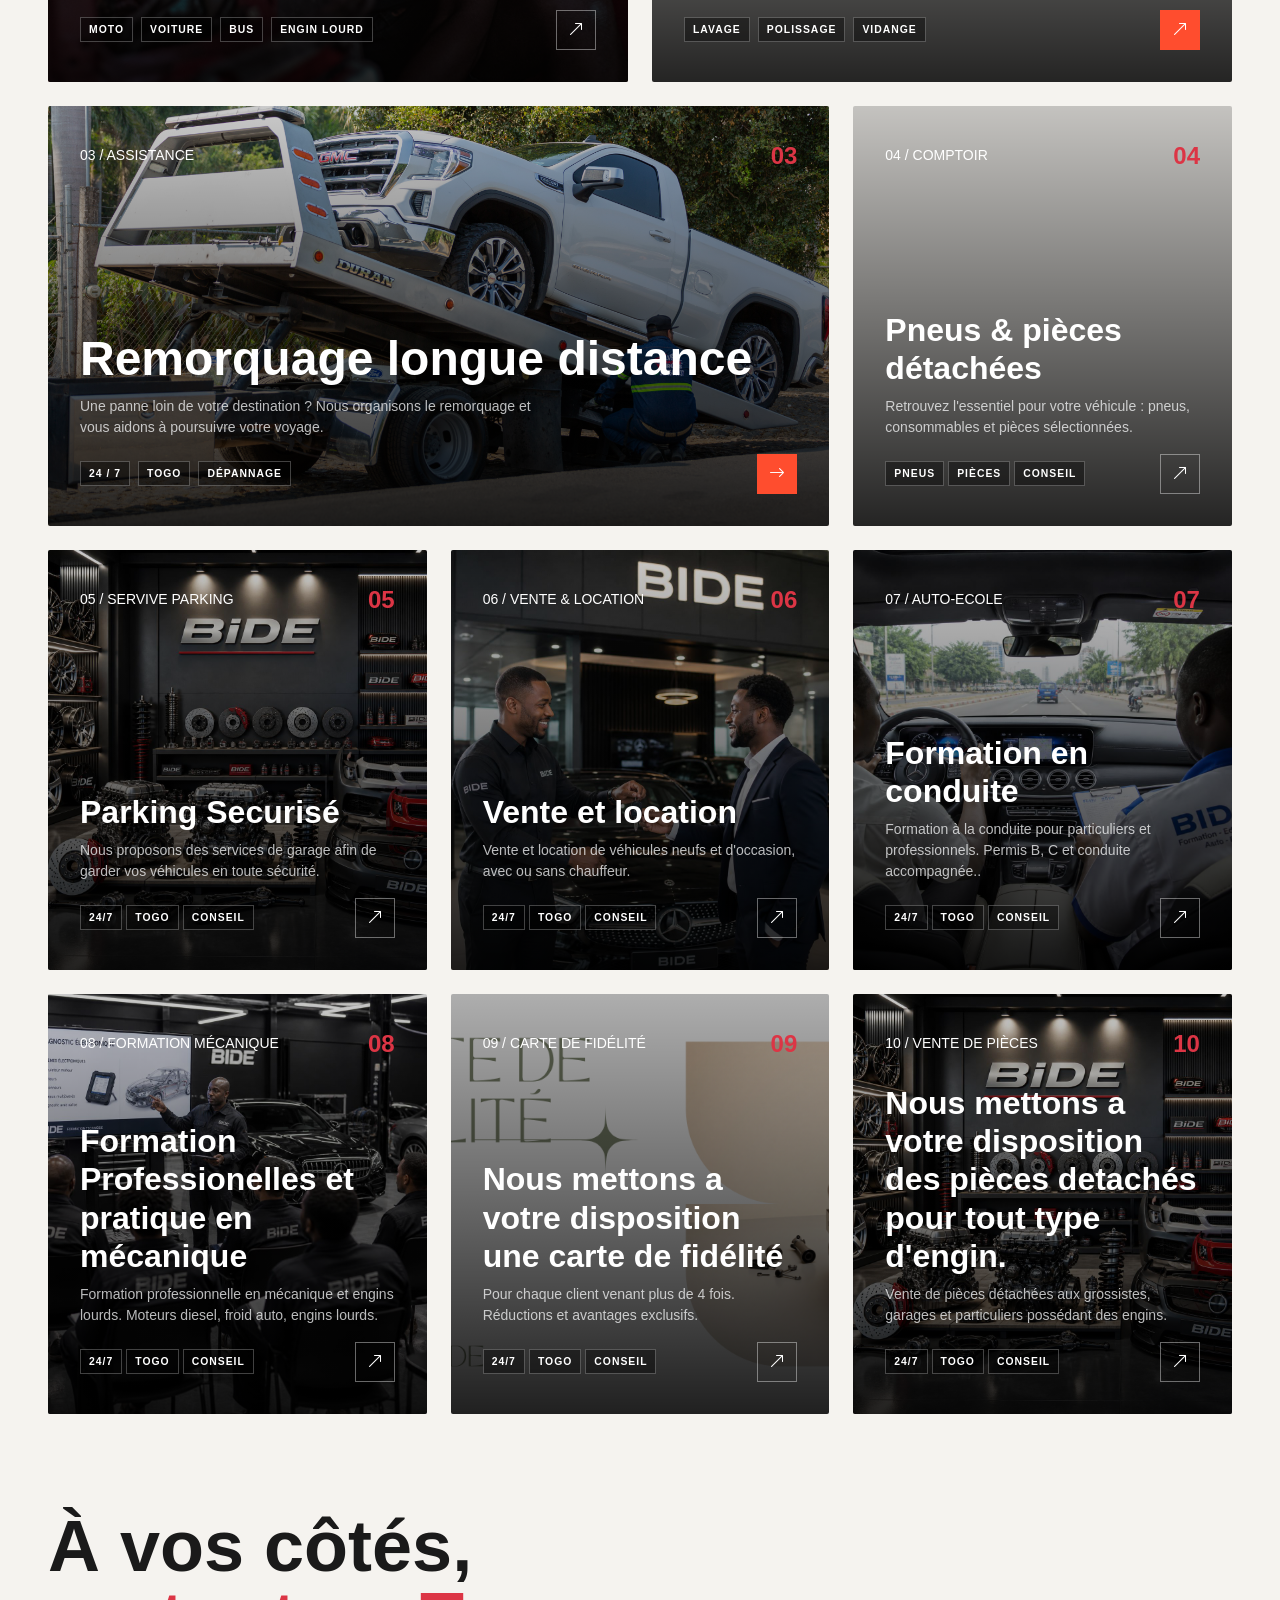
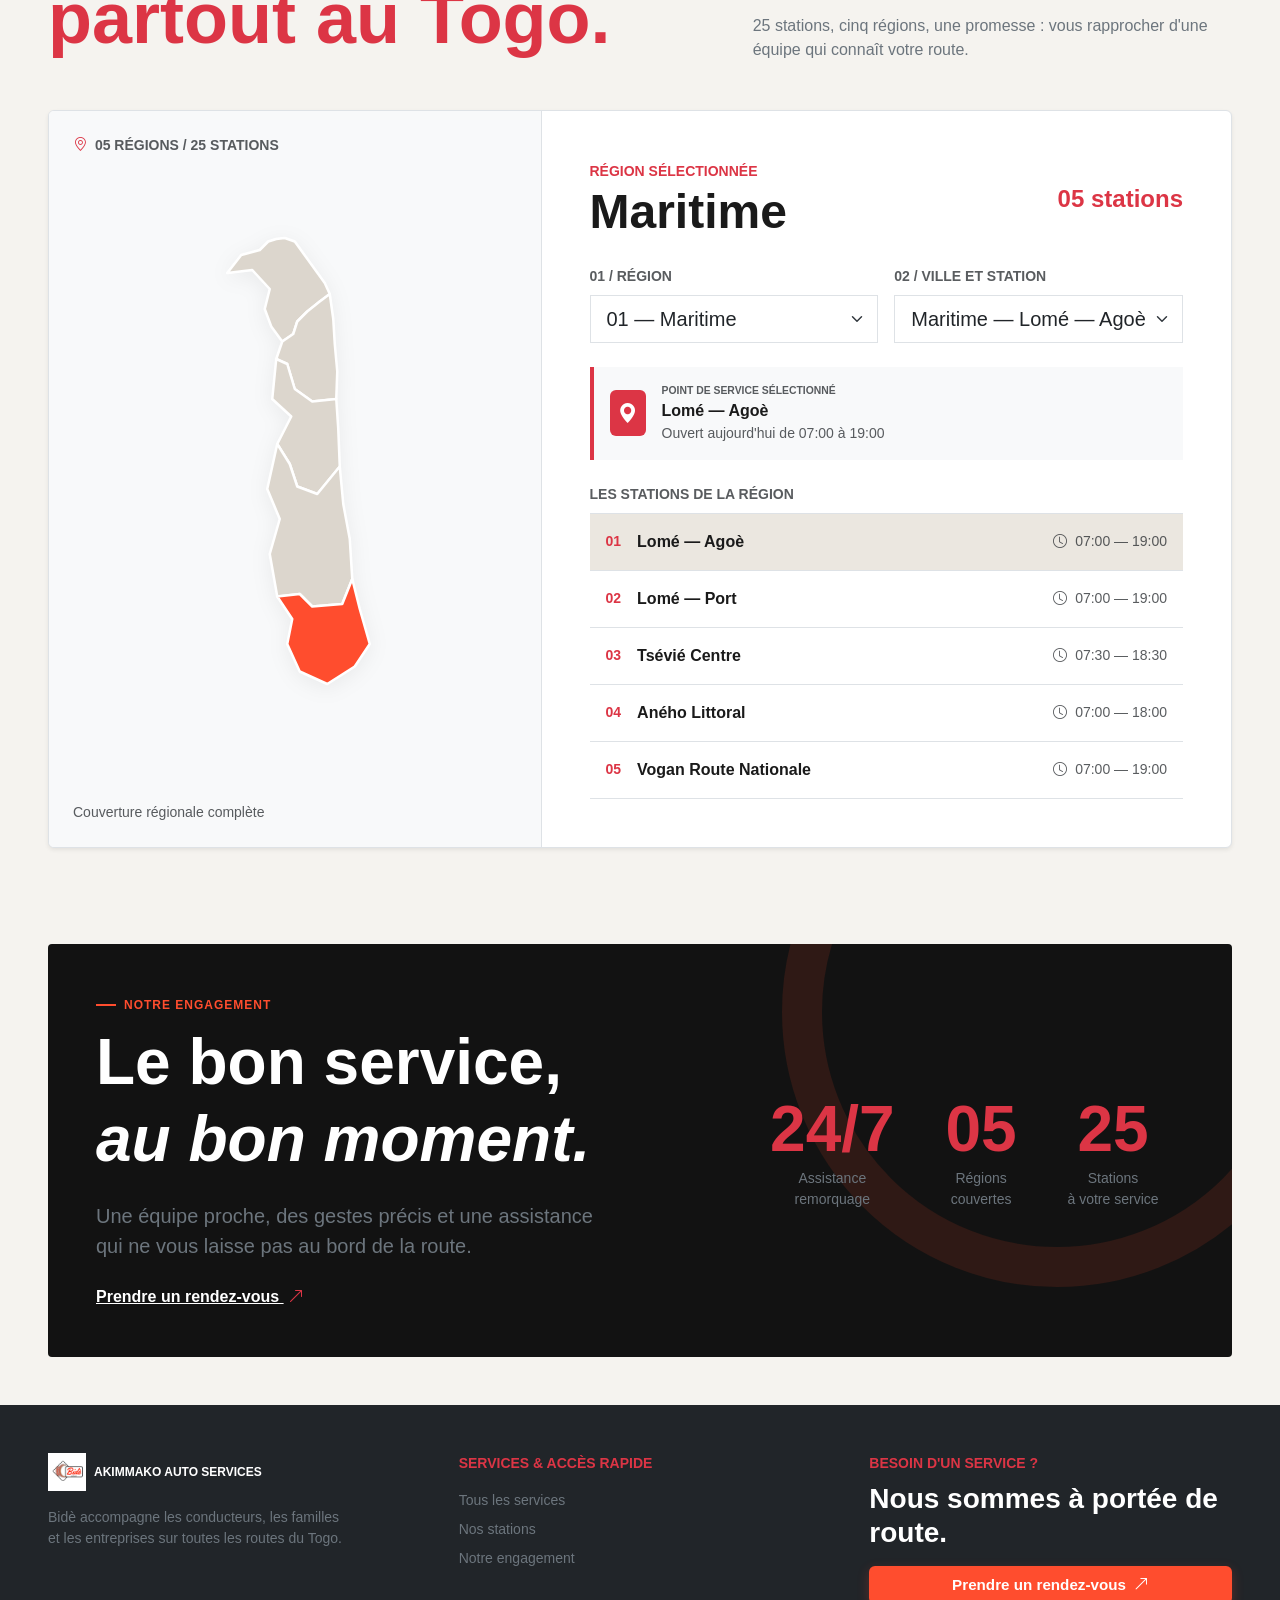
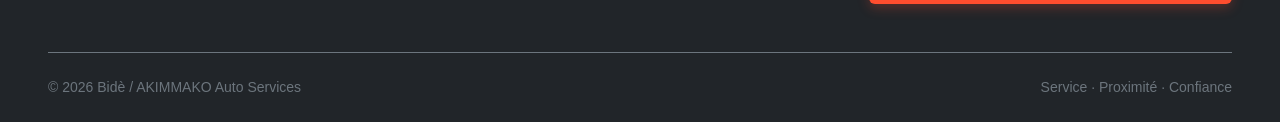
<file: pages/MaJ_service/service.html>
<!doctype html>
<html lang="fr">
  <head>
    <meta charset="UTF-8" />
    <meta name="viewport" content="width=device-width, initial-scale=1.0" />
    <title>Bidè - Page Services</title>

    <!-- Bootstrap 5 CSS -->
    <link
      href="https://cdn.jsdelivr.net/npm/bootstrap@5.3.0/dist/css/bootstrap.min.css"
      rel="stylesheet"
    />
    <!-- Bootstrap Icons -->
    <link
      rel="stylesheet"
      href="https://cdn.jsdelivr.net/npm/bootstrap-icons@1.11.0/font/bootstrap-icons.css"
    />
    <!-- CSS Personnalisé -->
    <link rel="stylesheet" href="style.css" />
  </head>
  <body>
    <!-- ==========================================
       NAVBAR SUPERPOSÉE
  ========================================== -->
    <nav class="navbar navbar-expand-lg navbar-bide">
      <div class="container-fluid px-lg-5">
        <a class="navbar-brand d-flex align-items-center gap-2" href="#">
          <!-- LOGO IMAGE NAVBAR -->
          <a href="../../index.html"><img src="image/logo.jpeg" alt="Bidè Logo" class="brand-logo-img" /></a>
          <div>
            <span class="brand-title">Bidè</span>
            <span class="brand-subtitle">AKIMMAKO AUTO SERVICES</span>
          </div>
        </a>

        <button
          class="navbar-toggler navbar-dark"
          type="button"
          data-bs-toggle="collapse"
          data-bs-target="#navbarContent"
        >
          <span class="navbar-toggler-icon"></span>
        </button>

        <div class="collapse navbar-collapse" id="navbarContent">
          <ul class="navbar-nav ms-auto align-items-lg-center">
            <li class="nav-item nav-item-bide dropdown">
              <a
                class="nav-link nav-link-bide dropdown-toggle"
                href="#services"
                role="button"
                data-bs-toggle="dropdown"
                aria-expanded="false"
              >
                Services
              </a>
              <ul class="dropdown-menu dropdown-menu-bide border-0 shadow">
                <li>
                  <a class="dropdown-item dropdown-item-bide" href="#stations">
                    <i class="bi bi-geo-alt"></i> Nos stations
                  </a>
                </li>
                <li>
                  <a
                    class="dropdown-item dropdown-item-bide"
                    href="#engagement"
                  >
                    <i class="bi bi-shield-check"></i> Notre engagement
                  </a>
                </li>
                <li><hr class="dropdown-divider my-1" /></li>
                <li>
                  <a
                    class="dropdown-item dropdown-item-bide text-danger fw-bold"
                    href="#"
                    data-bs-toggle="modal"
                    data-bs-target="#modalRDV"
                  >
                    <i class="bi bi-calendar-check text-danger"></i> Prendre
                    rendez-vous
                  </a>
                </li>
              </ul>
            </li>
          </ul>
        </div>
      </div>
    </nav>

    <!-- ==========================================
       HERO SECTION (VIDÉO PLEIN ÉCRAN SUPERPOSÉE)
  ========================================== -->
    <section
      class="hero-section hero-video-section position-relative overflow-hidden"
    >
      <!-- Vidéo en arrière-plan -->
      <video autoplay loop muted playsinline class="hero-video">
        <source src="video/video.mp4" type="video/mp4" />
      </video>

      <!-- Overlay sombre -->
      <div class="hero-overlay"></div>

      <!-- Contenu texte -->
      <div class="container-fluid px-lg-5 position-relative" style="z-index: 3">
        <div class="row align-items-center min-vh-100">
          <div class="col-lg-6 py-5">
            <span class="tagline-red">SERVICES AUTOMOBILES / TOGO</span>

            <h1 class="hero-title text-white">
              Votre trajet<br />
              <span class="text-red">continue.</span>
            </h1>

            <p class="hero-description text-white opacity-90">
              Réparer, entretenir, dépanner. Bidè vous accompagne dans les cinq
              régions du Togo avec des services pensés pour vous faire repartir.
            </p>

            <div class="d-flex align-items-center gap-4 flex-wrap">
              <a href="#services" class="btn btn-red shadow-lg">
                Découvrir nos services <i class="bi bi-arrow-up-right ms-1"></i>
              </a>
              <a href="#stations" class="btn-link-underline text-white">
                Trouver une station <i class="bi bi-arrow-up-right ms-1"></i>
              </a>
            </div>

            <div class="sub-text-check mt-4">
              <i class="bi bi-check-circle-fill text-danger"></i>
              <span class="text-white"
                >Des équipes locales, un même niveau d'exigence.</span
              >
            </div>
          </div>
        </div>
      </div>
    </section>

    <!-- ==========================================
       SECTION : LISTE DES SERVICES
  ========================================== -->
    <section id="services" class="py-5">
      <div class="container-fluid px-lg-5">
        <div class="d-flex justify-content-between align-items-end mb-5">
          <div>
            <span class="tagline-red">CE QUE NOUS FAISONS</span>
            <h2 class="display-3 fw-bold mt-2 mb-0">
              Tout pour que <br /><span class="text-danger"
                >vous repartiez.</span
              >
            </h2>
          </div>
          <p class="text-secondary col-lg-4 mb-0 d-none d-lg-block fs-6">
            Une gamme complète de services pour les particuliers, les
            professionnels et tous les engins qui font avancer le Togo.
          </p>
        </div>

        <div class="row g-4">
          <div class="col-lg-6">
            <div
              class="service-card"
              style="background-image: url(image/reparation.jpg)"
              onclick="ouvrirService('Réparation d\'engins')"
            >
              <div class="d-flex justify-content-between align-items-center">
                <span class="small text-uppercase tracking-wider"
                  >01 / ATELIER</span
                >
                <span class="fs-4 fw-bold text-danger">01</span>
              </div>
              <div>
                <h3 class="display-5 fw-bold">Réparation d'engins</h3>
                <p class="text-light opacity-75 small col-lg-10">
                  Diagnostic, entretien et réparation pour les véhicules du
                  quotidien comme pour les engins professionnels.
                </p>
                <div
                  class="d-flex justify-content-between align-items-center mt-3"
                >
                  <div class="d-flex gap-2">
                    <span class="tag-badge">MOTO</span>
                    <span class="tag-badge">VOITURE</span>
                    <span class="tag-badge">BUS</span>
                    <span class="tag-badge">ENGIN LOURD</span>
                  </div>
                  <div class="icon-square-btn">
                    <i class="bi bi-arrow-up-right"></i>
                  </div>
                </div>
              </div>
            </div>
          </div>

          <div class="col-lg-6">
            <div
              class="service-card"
              style="
                background-image: url(&quot;https://images.unsplash.com/photo-1607860108855-64acf2078ed9?auto=format&fit=crop&w=800&q=80&quot;);
              "
              onclick="ouvrirService('Lavage & entretien')"
            >
              <div class="d-flex justify-content-between align-items-center">
                <span class="small text-uppercase tracking-wider"
                  >02 / ENTRETIEN</span
                >
                <span class="fs-4 fw-bold text-danger">02</span>
              </div>
              <div>
                <h3 class="display-5 fw-bold">Lavage & entretien</h3>
                <p class="text-light opacity-75 small col-lg-10">
                  Un entretien soigné, du lavage express au nettoyage complet,
                  pour repartir avec un véhicule impeccable.
                </p>
                <div
                  class="d-flex justify-content-between align-items-center mt-3"
                >
                  <div class="d-flex gap-2">
                    <span class="tag-badge">LAVAGE</span>
                    <span class="tag-badge">POLISSAGE</span>
                    <span class="tag-badge">VIDANGE</span>
                  </div>
                  <div class="icon-square-red">
                    <i class="bi bi-arrow-up-right"></i>
                  </div>
                </div>
              </div>
            </div>
          </div>

          <div class="col-lg-8">
            <div
              class="service-card"
              style="background-image: url(image/remorquage.jpg)"
              onclick="ouvrirService('Remorquage longue distance')"
            >
              <div class="d-flex justify-content-between align-items-center">
                <span class="small text-uppercase tracking-wider"
                  >03 / ASSISTANCE</span
                >
                <span class="fs-4 fw-bold text-danger">03</span>
              </div>
              <div>
                <h3 class="display-5 fw-bold">Remorquage longue distance</h3>
                <p class="text-light opacity-75 small col-lg-8">
                  Une panne loin de votre destination ? Nous organisons le
                  remorquage et vous aidons à poursuivre votre voyage.
                </p>
                <div
                  class="d-flex justify-content-between align-items-center mt-3"
                >
                  <div class="d-flex gap-2">
                    <span class="tag-badge">24 / 7</span>
                    <span class="tag-badge">TOGO</span>
                    <span class="tag-badge">DÉPANNAGE</span>
                  </div>
                  <div class="icon-square-red">
                    <i class="bi bi-arrow-right"></i>
                  </div>
                </div>
              </div>
            </div>
          </div>

          <div class="col-lg-4">
            <div
              class="service-card"
              style="
                background-image: url(&quot;https://images.unsplash.com/photo-1486262715619-67b85e0b08d3?auto=format&fit=crop&w=600&q=80&quot;);
              "
              onclick="ouvrirService('Pneus & pièces détachées')"
            >
              <div class="d-flex justify-content-between align-items-center">
                <span class="small text-uppercase tracking-wider"
                  >04 / COMPTOIR</span
                >
                <span class="fs-4 fw-bold text-danger">04</span>
              </div>
              <div>
                <h3 class="h2 fw-bold">Pneus & pièces détachées</h3>
                <p class="text-light opacity-75 small">
                  Retrouvez l'essentiel pour votre véhicule : pneus,
                  consommables et pièces sélectionnées.
                </p>
                <div
                  class="d-flex justify-content-between align-items-center mt-3"
                >
                  <div class="d-flex gap-1">
                    <span class="tag-badge">PNEUS</span>
                    <span class="tag-badge">PIÈCES</span>
                    <span class="tag-badge">CONSEIL</span>
                  </div>
                  <div class="icon-square-btn">
                    <i class="bi bi-arrow-up-right"></i>
                  </div>
                </div>
              </div>
            </div>
          </div>

          <div class="col-lg-4">
            <div
              class="service-card"
              style="background-image: url(image/piece\ detaches.jpg.jpeg)"
              onclick="ouvrirService('Pneus & pièces détachées')"
            >
              <div class="d-flex justify-content-between align-items-center">
                <span class="small text-uppercase tracking-wider"
                  >05 / Servive Parking</span
                >
                <span class="fs-4 fw-bold text-danger">05</span>
              </div>
              <div>
                <h3 class="h2 fw-bold">Parking Securisé</h3>
                <p class="text-light opacity-75 small">
                  Nous proposons des services de garage afin de garder vos
                  véhicules en toute sécurité.
                </p>
                <div
                  class="d-flex justify-content-between align-items-center mt-3"
                >
                  <div class="d-flex gap-1">
                    <span class="tag-badge">24/7</span>
                    <span class="tag-badge">TOGO</span>
                    <span class="tag-badge">CONSEIL</span>
                  </div>
                  <div class="icon-square-btn">
                    <i class="bi bi-arrow-up-right"></i>
                  </div>
                </div>
              </div>
            </div>
          </div>

          <div class="col-lg-4">
            <div
              class="service-card"
              style="background-image: url(image/vente.jpg.jpeg)"
              onclick="ouvrirService('Pneus & pièces détachées')"
            >
              <div class="d-flex justify-content-between align-items-center">
                <span class="small text-uppercase tracking-wider"
                  >06 / Vente & Location</span
                >
                <span class="fs-4 fw-bold text-danger">06</span>
              </div>
              <div>
                <h3 class="h2 fw-bold">Vente et location</h3>
                <p class="text-light opacity-75 small">
                  Vente et location de véhicules neufs et d'occasion, avec ou
                  sans chauffeur.
                </p>
                <div
                  class="d-flex justify-content-between align-items-center mt-3"
                >
                  <div class="d-flex gap-1">
                    <span class="tag-badge">24/7</span>
                    <span class="tag-badge">TOGO</span>
                    <span class="tag-badge">CONSEIL</span>
                  </div>
                  <div class="icon-square-btn">
                    <i class="bi bi-arrow-up-right"></i>
                  </div>
                </div>
              </div>
            </div>
          </div>

          <div class="col-lg-4">
            <div
              class="service-card"
              style="
                background-image: url(image/auto-ecole.jpg.jpeg);
              "
              onclick="ouvrirService('Pneus & pièces détachées')"
            >
              <div class="d-flex justify-content-between align-items-center">
                <span class="small text-uppercase tracking-wider"
                  >07 / Auto-Ecole</span
                >
                <span class="fs-4 fw-bold text-danger">07</span>
              </div>
              <div>
                <h3 class="h2 fw-bold">Formation en conduite</h3>
                <p class="text-light opacity-75 small">
                  Formation à la conduite pour particuliers et professionnels.
                  Permis B, C et conduite accompagnée..
                </p>
                <div
                  class="d-flex justify-content-between align-items-center mt-3"
                >
                  <div class="d-flex gap-1">
                    <span class="tag-badge">24/7</span>
                    <span class="tag-badge">TOGO</span>
                    <span class="tag-badge">CONSEIL</span>
                  </div>
                  <div class="icon-square-btn">
                    <i class="bi bi-arrow-up-right"></i>
                  </div>
                </div>
              </div>
            </div>
          </div>

          <div class="col-lg-4">
            <div
              class="service-card"
              style="
                background-image: url(image/formation.jpg.jpeg);
              "
              onclick="ouvrirService('Pneus & pièces détachées')"
            >
              <div
                class="d-flex justify-content-between align-items-center"
              >
                <span class="small text-uppercase tracking-wider"
                  >08 / Formation mécanique</span
                >
                <span class="fs-4 fw-bold text-danger">08</span>
              </div>
              <div>
                <h3 class="h2 fw-bold">
                  Formation Professionelles et pratique en mécanique
                </h3>
                <p class="text-light opacity-75 small">
                  Formation professionnelle en mécanique et engins lourds.
                  Moteurs diesel, froid auto, engins lourds.
                </p>
                <div
                  class="d-flex justify-content-between align-items-center mt-3"
                >
                  <div class="d-flex gap-1">
                    <span class="tag-badge">24/7</span>
                    <span class="tag-badge">TOGO</span>
                    <span class="tag-badge">CONSEIL</span>
                  </div>
                  <div class="icon-square-btn">
                    <i class="bi bi-arrow-up-right"></i>
                  </div>
                </div>
              </div>
            </div>
          </div>

          <div class="col-lg-4">
            <div
              class="service-card"
              style="
                background-image: url(image/carte.png);
              "
              onclick="ouvrirService('Pneus & pièces détachées')"
            >
              <div
                class="d-flex justify-content-between align-items-center"
              >
                <span class="small text-uppercase tracking-wider"
                  >09 / Carte de fidélité</span
                >
                <span class="fs-4 fw-bold text-danger">09</span>
              </div>
              <div>
                <h3 class="h2 fw-bold">
                  Nous mettons a votre disposition une carte de fidélité
                </h3>
                <p class="text-light opacity-75 small">
                  Pour chaque client venant plus de 4 fois. Réductions et
                  avantages exclusifs.
                </p>
                <div
                  class="d-flex justify-content-between align-items-center mt-3"
                >
                  <div class="d-flex gap-1">
                    <span class="tag-badge">24/7</span>
                    <span class="tag-badge">TOGO</span>
                    <span class="tag-badge">CONSEIL</span>
                  </div>
                  <div class="icon-square-btn">
                    <i class="bi bi-arrow-up-right"></i>
                  </div>
                </div>
              </div>
            </div>
          </div>

          <div class="col-lg-4">
            <div
              class="service-card"
              style="
                background-image: url(image/piece\ detaches.jpg.jpeg );
              "
              onclick="ouvrirService('Pneus & pièces détachées')"
            >
              <div
                class="d-flex justify-content-between align-items-center"
              >
                <span class="small text-uppercase tracking-wider"
                  >10 / Vente de pièces
                </span>
                <span class="fs-4 fw-bold text-danger">10</span>
              </div>
              <div>
                <h3 class="h2 fw-bold">
                  Nous mettons a votre disposition des pièces detachés
                  pour tout type d'engin.
                </h3>
                <p class="text-light opacity-75 small">
                  Vente de pièces détachées aux grossistes, garages et
                  particuliers possédant des engins.
                </p>
                <div
                  class="d-flex justify-content-between align-items-center mt-3"
                >
                  <div class="d-flex gap-1">
                    <span class="tag-badge">24/7</span>
                    <span class="tag-badge">TOGO</span>
                    <span class="tag-badge">CONSEIL</span>
                  </div>
                  <div class="icon-square-btn">
                    <i class="bi bi-arrow-up-right"></i>
                  </div>
                </div>
              </div>
            </div>
          </div>
        </div>
      </div>
    </section>

    <!-- ==========================================
       SECTION : CARTE DU TOGO INTERACTIVE
  ========================================== -->
    <section id="stations" class="py-5">
      <div class="container-fluid px-lg-5">
        <div class="row align-items-end mb-5">
          <div class="col-lg-7">
            <h2 class="display-2 fw-bold lh-1">
              À vos côtés, <br /><span class="text-danger"
                >partout au Togo.</span
              >
            </h2>
          </div>
          <div class="col-lg-5">
            <p class="text-secondary mb-0 fs-6">
              25 stations, cinq régions, une promesse : vous rapprocher d'une
              équipe qui connaît votre route.
            </p>
          </div>
        </div>

        <div class="row g-0 bg-white rounded shadow-sm overflow-hidden border">
          <div
            class="col-lg-5 bg-light p-4 d-flex flex-column justify-content-between border-end"
          >
            <span class="small fw-bold text-muted"
              ><i class="bi bi-geo-alt text-danger me-1"></i> 05 RÉGIONS / 25
              STATIONS</span
            >

            <div class="text-center py-3">
              <svg
                id="togoMap"
                viewBox="0 0 350 1000"
                class="w-100"
                style="
                  max-height: 500px;
                  filter: drop-shadow(0px 4px 10px rgba(0, 0, 0, 0.06));
                "
              >
                <g id="togo-regions">
                  <path
                    id="region-savanes"
                    class="map-region"
                    data-region="savanes"
                    d="M 122,25 L 138,20 L 155,18 L 175,25 L 235,108 L 245,130 L 225,145 L 200,165 L 180,185 L 172,210 L 150,225 L 128,195 L 115,160 L 125,120 L 90,82 L 40,88 L 68,52 L 105,42 Z"
                  >
                    <title>Savanes</title>
                  </path>
                  <path
                    id="region-kara"
                    class="map-region"
                    data-region="kara"
                    d="M 172,210 L 180,185 L 200,165 L 225,145 L 245,130 L 252,180 L 255,230 L 260,285 L 258,340 L 210,345 L 175,320 L 160,270 L 138,260 L 150,225 Z"
                  >
                    <title>Kara</title>
                  </path>
                  <path
                    id="region-centrale"
                    class="map-region"
                    data-region="centrale"
                    d="M 160,270 L 175,320 L 210,345 L 258,340 L 262,400 L 265,475 L 220,530 L 180,515 L 165,470 L 140,430 L 168,375 L 130,340 L 138,260 Z"
                  >
                    <title>Centrale</title>
                  </path>
                  <path
                    id="region-plateaux"
                    class="map-region"
                    data-region="plateaux"
                    d="M 140,430 L 165,470 L 180,515 L 220,530 L 265,475 L 272,550 L 285,620 L 290,700 L 270,750 L 210,755 L 185,730 L 140,735 L 125,650 L 145,580 L 120,520 Z"
                  >
                    <title>Plateaux</title>
                  </path>
                  <path
                    id="region-maritime"
                    class="map-region"
                    data-region="maritime"
                    d="M 140,735 L 185,730 L 210,755 L 270,750 L 290,700 L 305,760 L 325,830 L 295,875 L 240,910 L 185,885 L 160,830 L 170,780 Z"
                  >
                    <title>Maritime</title>
                  </path>
                </g>
              </svg>
            </div>

            <span class="small text-muted">Couverture régionale complète</span>
          </div>

          <div class="col-lg-7 p-4 p-lg-5">
            <div class="d-flex justify-content-between align-items-center mb-4">
              <div>
                <span class="text-danger small fw-bold text-uppercase"
                  >RÉGION SÉLECTIONNÉE</span
                >
                <h3 id="regionTitle" class="display-5 fw-bold mb-0">
                  Maritime
                </h3>
              </div>
              <span id="stationCount" class="fs-4 fw-bold text-danger"
                >05 stations</span
              >
            </div>

            <div class="row g-3 mb-4">
              <div class="col-md-6">
                <label class="form-label small text-muted fw-bold"
                  >01 / RÉGION</label
                >
                <select
                  id="selectRegion"
                  class="form-select form-select-lg rounded-0 border"
                >
                  <option value="maritime">01 — Maritime</option>
                  <option value="plateaux">02 — Plateaux</option>
                  <option value="centrale">03 — Centrale</option>
                  <option value="kara">04 — Kara</option>
                  <option value="savanes">05 — Savanes</option>
                </select>
              </div>
              <div class="col-md-6">
                <label class="form-label small text-muted fw-bold"
                  >02 / VILLE ET STATION</label
                >
                <select
                  id="selectStation"
                  class="form-select form-select-lg rounded-0 border"
                ></select>
              </div>
            </div>

            <div
              class="p-3 bg-light border-start border-4 border-danger mb-4 d-flex align-items-center gap-3"
            >
              <div class="bg-danger text-white p-2 rounded">
                <i class="bi bi-geo-alt-fill fs-5"></i>
              </div>
              <div>
                <div
                  class="small text-uppercase fw-bold text-muted"
                  style="font-size: 0.65rem"
                >
                  POINT DE SERVICE SÉLECTIONNÉ
                </div>
                <div id="activeStationName" class="fw-bold">Lomé — Agoè</div>
                <div class="small text-muted">
                  Ouvert aujourd'hui de 07:00 à 19:00
                </div>
              </div>
            </div>

            <span class="small text-muted fw-bold text-uppercase d-block mb-2"
              >LES STATIONS DE LA RÉGION</span
            >
            <div id="stationsList" class="border-top"></div>
          </div>
        </div>
      </div>
    </section>

    <!-- ==========================================
       SECTION : NOTRE ENGAGEMENT
  ========================================== -->
    <section id="engagement" class="py-5">
      <div class="container-fluid px-lg-5">
        <div class="engagement-box p-5">
          <div class="engagement-circle"></div>
          <div
            class="row align-items-center position-relative"
            style="z-index: 2"
          >
            <div class="col-lg-7">
              <span class="tagline-red">NOTRE ENGAGEMENT</span>
              <h2 class="display-3 fw-bold mt-2 mb-4">
                Le bon service, <br /><i>au bon moment.</i>
              </h2>
              <p class="fs-5 text-secondary col-lg-10 mb-4">
                Une équipe proche, des gestes précis et une assistance qui ne
                vous laisse pas au bord de la route.
              </p>
              <a
                href="#"
                class="text-white fw-bold text-decoration-underline"
                data-bs-toggle="modal"
                data-bs-target="#modalRDV"
                >Prendre un rendez-vous
                <i class="bi bi-arrow-up-right text-danger ms-1"></i
              ></a>
            </div>

            <div class="col-lg-5 mt-5 mt-lg-0">
              <div class="d-flex justify-content-around text-center">
                <div>
                  <div class="display-3 fw-bold text-danger">24/7</div>
                  <div class="small text-secondary">
                    Assistance<br />remorquage
                  </div>
                </div>
                <div>
                  <div class="display-3 fw-bold text-danger">05</div>
                  <div class="small text-secondary">Régions<br />couvertes</div>
                </div>
                <div>
                  <div class="display-3 fw-bold text-danger">25</div>
                  <div class="small text-secondary">
                    Stations<br />à votre service
                  </div>
                </div>
              </div>
            </div>
          </div>
        </div>
      </div>
    </section>

    <!-- ==========================================
       FOOTER
  ========================================== -->
    <footer class="bg-dark text-white pt-5 pb-4">
      <div class="container-fluid px-lg-5">
        <div class="row g-5 mb-5">
          <div class="col-lg-4">
            <div class="d-flex align-items-center gap-2 mb-3">
              <!-- LOGO IMAGE FOOTER -->
             <a href="../../index.html">
               <img
                src="image/logo.jpeg"
                alt="Bidè Logo"
                class="brand-logo-img-footer"
              />
             </a>
              <span
                class="small fw-semibold text-secondary footer-subtitle"
                style="font-size: 0.75rem"
                >AKIMMAKO AUTO SERVICES</span
              >
            </div>
            <p class="text-secondary small col-lg-10">
              Bidè accompagne les conducteurs, les familles et les entreprises
              sur toutes les routes du Togo.
            </p>
          </div>

          <div class="col-lg-4">
            <span class="text-danger small fw-bold text-uppercase d-block mb-3"
              >SERVICES & ACCÈS RAPIDE</span
            >
            <ul
              class="list-unstyled small d-flex flex-column gap-2 text-secondary"
            >
              <li>
                <a href="#services" class="text-secondary text-decoration-none"
                  >Tous les services</a
                >
              </li>
              <li>
                <a href="#stations" class="text-secondary text-decoration-none"
                  >Nos stations</a
                >
              </li>
              <li>
                <a
                  href="#engagement"
                  class="text-secondary text-decoration-none"
                  >Notre engagement</a
                >
              </li>
            </ul>
          </div>

          <div class="col-lg-4">
            <span class="text-danger small fw-bold text-uppercase d-block mb-2"
              >BESOIN D'UN SERVICE ?</span
            >
            <h3 class="fw-bold mb-3">Nous sommes à portée de route.</h3>
            <button
              class="btn btn-red w-100 py-2"
              data-bs-toggle="modal"
              data-bs-target="#modalRDV"
            >
              Prendre un rendez-vous <i class="bi bi-arrow-up-right ms-1"></i>
            </button>
          </div>
        </div>

        <div
          class="border-top border-secondary pt-4 d-flex flex-column flex-md-row justify-content-between align-items-center small text-secondary"
        >
          <div>© 2026 Bidè / AKIMMAKO Auto Services</div>
          <div class="mt-2 mt-md-0">Service · Proximité · Confiance</div>
        </div>
      </div>
    </footer>

    <!-- ==========================================
       MODAL RDV
  ========================================== -->
    <div class="modal fade" id="modalRDV" tabindex="-1" aria-hidden="true">
      <div class="modal-dialog modal-dialog-centered">
        <div
          class="modal-content border-0 p-4"
          style="background-color: var(--bg-cream); border-radius: 4px"
        >
          <div class="modal-header border-0 p-0 mb-3">
            <div>
              <span class="text-danger small fw-bold text-uppercase"
                >DEMANDE DE SERVICE</span
              >
              <h3 id="modalServiceTitle" class="fw-bold mb-0">
                Réparation d'engins
              </h3>
            </div>
            <button
              type="button"
              class="btn-close"
              data-bs-dismiss="modal"
              aria-label="Fermer"
            ></button>
          </div>
          <div class="modal-body p-0">
            <p class="small text-muted mb-4">
              Cette interface est prête pour être connectée au parcours de
              réservation de la plateforme Bidè.
            </p>

            <form id="formDemande">
              <div class="mb-3">
                <label class="form-label small text-muted fw-bold"
                  >VOTRE NOM</label
                >
                <input
                  type="text"
                  class="form-control rounded-0 p-2"
                  placeholder="Nom complet"
                  required
                />
              </div>

              <div class="mb-3">
                <label class="form-label small text-muted fw-bold"
                  >VOTRE EMAIL</label
                >
                <input
                  type="email"
                  class="form-control rounded-0 p-2"
                  placeholder="exemple@domaine.com"
                  required
                />
              </div>

              <div class="mb-3">
                <label class="form-label small text-muted fw-bold"
                  >VOTRE BESOIN</label
                >
                <select
                  id="modalSelectBesoin"
                  class="form-select rounded-0 p-2"
                >
                  <option value="Réparation d'engins">
                    Réparation d'engins
                  </option>
                  <option value="Lavage & entretien">Lavage & entretien</option>
                  <option value="Remorquage longue distance">
                    Remorquage longue distance
                  </option>
                  <option value="Pneus & pièces détachées">
                    Pneus & pièces détachées
                  </option>
                </select>
              </div>

              <div class="mb-4">
                <label class="form-label small text-muted fw-bold"
                  >DESCRIPTION DE VOTRE BESOIN</label
                >
                <textarea
                  class="form-control rounded-0 p-2"
                  rows="4"
                  placeholder="Décrivez précisément ce que vous souhaitez..."
                  required
                ></textarea>
              </div>

              <button type="submit" class="btn btn-red w-100 py-2">
                Envoyer ma demande <i class="bi bi-arrow-up-right ms-1"></i>
              </button>
            </form>
          </div>
        </div>
      </div>
    </div>

    <!-- Scripts JS -->
    <script src="https://cdn.jsdelivr.net/npm/bootstrap@5.3.0/dist/js/bootstrap.bundle.min.js"></script>
    <script src="script.js"></script>
  </body>
</html>
</file>
<file: pages/gestionnaire/style.css>
* {
    margin: 0;
    padding: 0;
    box-sizing: border-box;
}

body {
    font-family: Arial, Helvetica, sans-serif;
    background: #f8fafc;
    color: #172033;
    font-size: 16px; /* Agrandi */
}

/* SIDEBAR */
.sidebar {
    position: fixed;
    left: 0;
    top: 0;
    width: 245px;
    height: 100vh;
    background: #0f172a; /* Aligné sur Client */
    color: white;
    padding: 25px 15px;
    display: flex;
    flex-direction: column;
    z-index: 100;
}

.logo {
    display: flex;
    align-items: center;
    gap: 10px;
    padding: 5px 10px 35px;
}

.logo-icon {
    width: 38px;
    height: 38px;
    border-radius: 8px;
    background: #ff5722; /* Aligné sur Client */
    display: flex;
    align-items: center;
    justify-content: center;
}

.logo h2 {
    font-size: 20px;
}

.logo span {
    font-size: 8px;
    color: #aeb6c5;
}

.menu {
    display: flex;
    flex-direction: column;
    gap: 7px;
}

.menu-item {
    display: flex;
    align-items: center;
    gap: 13px;
    padding: 15px 15px;
    border-radius: 6px;
    color: #aeb6c5;
    text-decoration: none;
    font-size: 15px;
    transition: .2s;
    cursor: pointer;
}

.menu-item:hover {
    background: #1b293b;
    color: white;
}

.menu-item.active {
    background: #ff5722; /* Aligné sur Client */
    color: white;
}

.menu-item i {
    width: 18px;
}

.profile {
    margin-top: auto;
    border-top: 1px solid #293446;
    padding: 20px 5px 5px;
    display: flex;
    align-items: center;
    gap: 10px;
}

.profile-avatar,
.user-avatar {
    width: 38px;
    height: 38px;
    border-radius: 50%;
    background: #ff5722; /* Aligné sur Client */
    color: white;
    display: flex;
    align-items: center;
    justify-content: center;
    font-weight: bold;
}

.profile strong {
    display: block;
    font-size: 14px;
}

.profile small {
    color: #8994a5;
    font-size: 11px;
}

/* MAIN */
.main {
    margin-left: 245px;
    padding: 30px 40px;
    min-height: 100vh;
}

/* TOPBAR */
.topbar {
    display: flex;
    align-items: center;
    justify-content: space-between;
    margin-bottom: 30px;
}

.topbar h1 {
    font-size: 28px;
    margin-bottom: 6px;
}

.topbar p {
    color: #7c8798;
    font-size: 14px;
}

.top-actions {
    display: flex;
    align-items: center;
    gap: 20px;
}

.notification {
    width: 38px;
    height: 38px;
    border: 1px solid #e2e6eb;
    background: white;
    border-radius: 7px;
    cursor: pointer;
}

.user {
    display: flex;
    align-items: center;
    gap: 10px;
}

.user strong {
    display: block;
    font-size: 14px;
}

.user span {
    font-size: 11px;
    color: #8a94a3;
}

/* ACTION BAR */
.action-bar {
    display: flex;
    justify-content: space-between;
    align-items: center;
    margin-bottom: 20px;
    gap: 15px;
}

.search-box {
    width: 350px;
    background: white;
    border: 1px solid #e2e6eb;
    border-radius: 7px;
    display: flex;
    align-items: center;
    padding: 0 14px;
}

.search-box i {
    color: #9aa3af;
}

.search-box input {
    width: 100%;
    padding: 12px;
    border: none;
    outline: none;
    font-size: 14px;
}

.primary-btn {
    background: #ff5722; /* Aligné sur Client */
    color: white;
    border: none;
    padding: 12px 18px;
    border-radius: 6px;
    cursor: pointer;
    font-size: 14px;
    font-weight: 600;
    display: flex;
    align-items: center;
    gap: 8px;
}

.primary-btn:hover {
    background: #e04818; /* Aligné sur Client */
}

/* STATS */
.stats {
    display: grid;
    grid-template-columns: repeat(3, 1fr);
    gap: 18px;
    margin-bottom: 25px;
}

.stat-card {
    background: white;
    border: 1px solid #e8ebef;
    border-radius: 8px;
    padding: 20px;
    display: flex;
    align-items: center;
    gap: 15px;
}

.stat-icon {
    width: 45px;
    height: 45px;
    border-radius: 8px;
    display: flex;
    align-items: center;
    justify-content: center;
}

.orange {
    background: #fff0e8;
    color: #ff5722; /* Aligné sur Client */
}

.green {
    background: #e5f7f4;
    color: #087f78;
}

.blue {
    background: #eaf2ff;
    color: #3974d8;
}

.purple {
    background: #f0e8ff;
    color: #7c3aed;
}

.stat-card span {
    color: #8791a0;
    font-size: 14px;
}

.stat-card h2 {
    margin-top: 5px;
    font-size: 24px;
}

.stat-card small {
    color: #8791a0;
    font-size: 12px;
}

/* TABLE */
.content-card {
    background: white;
    border-radius: 8px;
    border: 1px solid #e8ebef;
    overflow: hidden;
    margin-bottom: 25px;
}

.card-header {
    padding: 20px;
    border-bottom: 1px solid #edf0f3;
    display: flex;
    justify-content: space-between;
    align-items: center;
}

.card-header h2 {
    font-size: 18px;
}

.card-header p {
    margin-top: 5px;
    color: #8993a1;
    font-size: 12px;
}

.see-all {
    color: #ff5722; /* Aligné sur Client */
    text-decoration: none;
    font-size: 13px;
    font-weight: 600;
}

.table-container {
    overflow-x: auto;
}

table {
    width: 100%;
    border-collapse: collapse;
    font-size: 14px;
}

thead {
    background: #fafbfc;
}

th {
    text-align: left;
    padding: 16px 20px;
    color: #7c8795;
    font-weight: 600;
    font-size: 13px;
}

td {
    padding: 18px 20px;
    border-top: 1px solid #edf0f3;
    color: #465263;
}

/* CLIENT */
.client-info {
    display: flex;
    align-items: center;
    gap: 10px;
}

.client-avatar {
    width: 36px;
    height: 36px;
    border-radius: 50%;
    background: #fff0e8; /* Fond orange clair */
    color: #ff5722;      /* Aligné sur Client */
    display: flex;
    align-items: center;
    justify-content: center;
    font-size: 12px;
    font-weight: bold;
    flex-shrink: 0;
}

.client-info strong {
    display: block;
    color: #273244;
    font-size: 14px;
}

.client-info small {
    color: #9aa3ae;
    font-size: 11px;
}

/* SERVICE */
.service {
    background: #fff0e8;  /* Fond orange clair */
    color: #ff5722;       /* Aligné sur Client */
    padding: 5px 9px;
    border-radius: 20px;
    font-size: 11px;
    display: inline-block;
}

.service.repair {
    background: #fff0e7;
    color: #e66013;
}

/* ACTIONS */
.action {
    width: 30px;
    height: 30px;
    border: 1px solid #e4e8ec;
    background: white;
    border-radius: 5px;
    cursor: pointer;
    margin-right: 4px;
}

.action.view {
    color: #3974d8;
}

.action.edit {
    color: #ff5722; /* Aligné sur Client */
}

.action.delete {
    color: #e34d4d;
}

/* MODALE */
.modal {
    position: fixed;
    inset: 0;
    background: rgba(15, 24, 39, .6);
    display: none;
    align-items: center;
    justify-content: center;
    padding: 20px;
    z-index: 1000;
}

.modal.show {
    display: flex;
}

.modal-content {
    width: 650px;
    max-width: 100%;
    max-height: 90vh;
    overflow-y: auto;
    background: white;
    border-radius: 10px;
    padding: 25px;
}

.modal-header {
    display: flex;
    justify-content: space-between;
    align-items: flex-start;
    margin-bottom: 25px;
}

.modal-header h2 {
    font-size: 22px;
}

.modal-header p {
    margin-top: 5px;
    color: #8a94a3;
    font-size: 13px;
}

.close {
    border: none;
    background: none;
    font-size: 25px;
    cursor: pointer;
    color: #778191;
}

form h3 {
    font-size: 14px;
    margin: 20px 0 15px;
    color: #273244;
}

.form-grid {
    display: grid;
    grid-template-columns: 1fr 1fr;
    gap: 15px;
}

.form-group {
    display: flex;
    flex-direction: column;
    gap: 7px;
}

.form-group label {
    font-size: 12px;
    font-weight: 600;
    color: #4b5666;
}

.form-group input,
.form-group select {
    padding: 12px;
    border: 1px solid #dfe4e9;
    border-radius: 6px;
    outline: none;
    font-size: 14px;
    background: white;
}

.form-group input:focus,
.form-group select:focus {
    border-color: #ff5722; /* Aligné sur Client */
}

.form-group textarea {
    width: 100%;
    padding: 12px;
    border: 1px solid #dfe4e9;
    border-radius: 6px;
    outline: none;
    font-size: 14px;
    font-family: inherit;
    resize: vertical;
}

.form-group textarea:focus {
    border-color: #ff5722; /* Aligné sur Client */
}

.form-actions {
    display: flex;
    justify-content: flex-end;
    gap: 10px;
    margin-top: 30px;
    padding-top: 20px;
    border-top: 1px solid #edf0f3;
}

.cancel-btn {
    padding: 12px 18px;
    border: 1px solid #dfe4e9;
    background: white;
    border-radius: 6px;
    font-size: 14px;
}

/* DASHBOARD */
.dashboard-grid {
    display: grid;
    grid-template-columns: 1fr 1fr;
    gap: 25px;
    margin-bottom: 25px;
}

.dashboard-list {
    padding: 15px;
}

.dashboard-item {
    display: flex;
    align-items: center;
    gap: 12px;
    padding: 14px;
    border-bottom: 1px solid #edf0f3;
}

.dashboard-item:last-child {
    border-bottom: none;
}

.dashboard-icon {
    width: 36px;
    height: 36px;
    border-radius: 8px;
    background: #fff0e8; /* Fond orange clair */
    display: flex;
    align-items: center;
    justify-content: center;
    color: #ff5722;      /* Aligné sur Client */
    flex-shrink: 0;
}

.dashboard-info {
    flex: 1;
}

.dashboard-info strong {
    display: block;
    font-size: 14px;
    color: #273244;
}

.dashboard-info span {
    font-size: 12px;
    color: #8791a0;
}

.dashboard-item small {
    font-size: 11px;
    color: #8791a0;
}

/* CONDITIONAL SECTIONS */
.conditional-section {
    display: none;
    margin-top: 10px;
    padding: 15px;
    background: #fafbfc;
    border: 1px solid #edf0f3;
    border-radius: 7px;
}

.conditional-section h3 {
    margin-top: 0;
}

.history-filter {
    max-width: 250px;
}

/* PAGE DISPLAY */
.page {
    display: none;
}

.page.active {
    display: block;
}

/* RESPONSIVE */
@media (max-width: 900px) {
    .sidebar {
        width: 75px;
    }

    .logo div:last-child,
    .menu-item span,
    .profile div:last-child {
        display: none;
    }

    .main {
        margin-left: 75px;
        padding: 25px;
    }

    .stats {
        grid-template-columns: 1fr;
    }

    .dashboard-grid {
        grid-template-columns: 1fr;
    }
}

@media (max-width: 650px) {
    .topbar {
        flex-direction: column;
        align-items: flex-start;
        gap: 20px;
    }

    .action-bar {
        flex-direction: column;
        align-items: stretch;
        gap: 10px;
    }

    .search-box {
        width: 100%;
    }

    .form-grid {
        grid-template-columns: 1fr;
    }
}
</file>
<file: depot_camara/style.css>
:root {
  --bg-cream: #F5F3EF;
  --brand-red: #FF4D2E;
  --brand-red-hover: #E03E20;
  --dark-card: #121212;
  --text-dark: #1A1A1A;
}

body {
  background-color: var(--bg-cream);
  color: var(--text-dark);
  font-family: -apple-system, BlinkMacSystemFont, "Segoe UI", Roboto, "Helvetica Neue", Arial, sans-serif;
  overflow-x: hidden;
}

/* --------------------------------------------------
   1. NAVBAR & LOGOS
-------------------------------------------------- */
.navbar-bide {
  position: absolute;
  top: 0;
  left: 0;
  width: 100%;
  z-index: 100;
  background-color: transparent !important;
  padding-top: 1.5rem;
  padding-bottom: 1.5rem;
}

/* Style des logos image */
.brand-logo-img {
  height: 42px;
  width: auto;
  object-fit: contain;
  border-radius: 6px;
}

.brand-logo-img-footer {
  height: 38px;
  width: auto;
  object-fit: contain;
}

.brand-title {
  font-weight: 700;
  font-size: 1.2rem;
  line-height: 1;
  color: #FFFFFF !important;
  text-shadow: 0 2px 4px rgba(0, 0, 0, 0.6);
}

.brand-subtitle {
  font-size: 0.625rem;
  font-weight: 600;
  color: rgba(255, 255, 255, 0.75) !important;
  letter-spacing: 0.5px;
  text-transform: uppercase;
  display: block;
  margin-top: 2px;
  text-shadow: 0 1px 3px rgba(0, 0, 0, 0.6);
}

.nav-item-bide {
  position: relative;
}

.nav-link-bide {
  color: #FFFFFF !important;
  font-weight: 600;
  font-size: 1.05rem;
  text-decoration: none;
  transition: color 0.2s;
  text-shadow: 0 2px 4px rgba(0, 0, 0, 0.6);
}

.nav-link-bide:hover {
  color: var(--brand-red) !important;
}

.dropdown-menu-bide {
  border: 1px solid rgba(0, 0, 0, 0.08);
  border-radius: 8px;
  background-color: #FFFFFF;
  box-shadow: 0 10px 30px rgba(0, 0, 0, 0.15);
  padding: 0.5rem 0;
  min-width: 240px;
  margin-top: 0.5rem !important;
}

.dropdown-item-bide {
  padding: 0.75rem 1.2rem;
  font-weight: 500;
  font-size: 0.95rem;
  color: var(--text-dark);
  display: flex;
  align-items: center;
  gap: 10px;
  transition: all 0.2s;
  cursor: pointer;
}

.dropdown-item-bide:hover {
  background-color: var(--bg-cream);
  color: var(--brand-red);
}

.dropdown-item-bide i {
  font-size: 1.1rem;
  color: var(--brand-red);
}

/* Boutons */
.btn-red {
  background-color: var(--brand-red);
  color: #FFF;
  font-weight: 600;
  font-size: 0.95rem;
  padding: 0.75rem 1.6rem;
  border-radius: 6px;
  border: none;
  box-shadow: 0 4px 12px rgba(255, 77, 46, 0.25);
  transition: all 0.2s;
}

.btn-red:hover {
  background-color: var(--brand-red-hover);
  color: #FFF;
  box-shadow: 0 6px 16px rgba(255, 77, 46, 0.35);
}

.btn-link-underline {
  color: #FFFFFF !important;
  font-weight: 600;
  font-size: 0.95rem;
  text-decoration: underline;
  text-underline-offset: 4px;
  text-decoration-thickness: 1.5px;
  text-decoration-color: var(--brand-red);
  transition: opacity 0.2s;
}

.btn-link-underline:hover {
  color: var(--brand-red) !important;
}

/* --------------------------------------------------
   2. HERO AVEC VIDÉO PLEIN ÉCRAN
-------------------------------------------------- */
.hero-video-section {
  position: relative;
  min-height: 100vh;
  display: flex;
  align-items: center;
  padding-top: 80px;
  background-color: #000;
}

.min-vh-100 {
  min-height: 100vh;
}

.hero-video {
  position: absolute;
  top: 50%;
  left: 50%;
  width: 100%;
  height: 100%;
  object-fit: cover;
  transform: translate(-50%, -50%);
  z-index: 1;
}

.hero-overlay {
  position: absolute;
  top: 0;
  left: 0;
  width: 100%;
  height: 100%;
  background: linear-gradient(
    90deg, 
    rgba(0, 0, 0, 0.90) 0%, 
    rgba(0, 0, 0, 0.65) 50%, 
    rgba(0, 0, 0, 0.20) 100%
  );
  z-index: 2;
}

.tagline-red {
  color: var(--brand-red);
  font-size: 0.75rem;
  font-weight: 700;
  letter-spacing: 1px;
  text-transform: uppercase;
  position: relative;
  display: inline-block;
  padding-left: 28px;
}

.tagline-red::before {
  content: "";
  position: absolute;
  left: 0;
  top: 50%;
  width: 20px;
  height: 2px;
  background-color: var(--brand-red);
  transform: translateY(-50%);
}

.hero-title {
  font-size: clamp(3.2rem, 6.5vw, 5.8rem);
  font-weight: 800;
  line-height: 0.95;
  letter-spacing: -1.5px;
  margin-top: 1.2rem;
  margin-bottom: 1.8rem;
  text-shadow: 0 4px 15px rgba(0, 0, 0, 0.5);
}

.hero-title .text-red {
  color: var(--brand-red);
}

.hero-description {
  font-size: 1.15rem;
  line-height: 1.6;
  max-width: 500px;
  margin-bottom: 2.2rem;
  text-shadow: 0 2px 8px rgba(0, 0, 0, 0.6);
}

.opacity-90 {
  opacity: 0.95;
}

.sub-text-check {
  font-size: 0.85rem;
  display: flex;
  align-items: center;
  gap: 8px;
}

/* --------------------------------------------------
   3. CARTES DE SERVICES
-------------------------------------------------- */
.service-card {
  position: relative;
  background-size: cover;
  background-position: center;
  min-height: 420px;
  border-radius: 2px;
  overflow: hidden;
  display: flex;
  flex-direction: column;
  justify-content: space-between;
  padding: 2rem;
  color: #FFF;
  cursor: pointer;
}

.service-card::before {
  content: "";
  position: absolute;
  top: 0; left: 0; right: 0; bottom: 0;
  background: linear-gradient(180deg, rgba(0,0,0,0.2) 0%, rgba(0,0,0,0.85) 100%);
  z-index: 1;
}

.service-card * {
  position: relative;
  z-index: 2;
}

.tag-badge {
  border: 1px solid rgba(255, 255, 255, 0.25);
  background: rgba(0, 0, 0, 0.4);
  color: #FFF;
  font-size: 0.65rem;
  padding: 4px 8px;
  text-transform: uppercase;
  letter-spacing: 1px;
  font-weight: 600;
}

.icon-square-btn {
  width: 40px;
  height: 40px;
  border: 1px solid rgba(255, 255, 255, 0.4);
  display: flex;
  align-items: center;
  justify-content: center;
  color: #FFF;
}

.icon-square-red {
  width: 40px;
  height: 40px;
  background-color: var(--brand-red);
  display: flex;
  align-items: center;
  justify-content: center;
  color: #FFF;
}

/* --------------------------------------------------
   4. CARTE DU TOGO SVG INTERACTIVE
-------------------------------------------------- */
.map-region {
  fill: #DCD6CD;
  stroke: #FFFFFF;
  stroke-width: 2.5;
  stroke-linejoin: round;
  vector-effect: non-scaling-stroke;
  cursor: pointer;
  transition: fill 0.25s ease-in-out, opacity 0.25s ease-in-out;
}

.map-region:hover {
  fill: #E03E20;
  opacity: 0.85;
}

.map-region.active {
  fill: var(--brand-red) !important;
}

.station-row {
  cursor: pointer;
  padding: 1rem;
  transition: background 0.2s;
}

.station-row.active {
  background-color: #EBE7E0;
}

/* --------------------------------------------------
   5. ENGAGEMENT
-------------------------------------------------- */
.engagement-box {
  background-color: var(--dark-card);
  color: #FFF;
  position: relative;
  overflow: hidden;
  border-radius: 4px;
}

.engagement-circle {
  position: absolute;
  right: -100px;
  top: -50%;
  width: 550px;
  height: 550px;
  border-radius: 50%;
  border: 40px solid rgba(255, 77, 46, 0.12);
  pointer-events: none;
}
</file>
<file: depot_serge/CSS/styles.css>
/* --- RESET & VARIABLES --- */
* {
  margin: 0;
  padding: 0;
  box-sizing: border-box;
  font-family: 'Segoe UI', Tahoma, Geneva, Verdana, sans-serif;
}

:root {
  --primary-orange: #ff5722;
  --primary-hover: #e04818;
  --bg-dark-sidebar: #0f172a;
  --bg-light: #f8fafc;
  --text-dark: #1e293b;
  --text-muted: #64748b;
  --border-color: #e2e8f0;
  --white: #ffffff;
  --success-bg: #dcfce7;
  --success-text: #15803d;
  --warning-bg: #fef3c7;
  --warning-text: #b45309;
}

body {
  background-color: var(--bg-light);
  color: var(--text-dark);
  font-size: 3rem; /* Augmenté de 14px à 16px */
}

.masque {
  display: none !important;
}

/* --- ÉCRAN 1 : CONNEXION --- */
.page-connexion {
  display: flex;
  min-height: 100vh;
}

.colonne-presentation {
  flex: 1;
  background: linear-gradient(135deg, #0f172a 0%, #1e293b 100%);
  color: var(--white);
  display: flex;
  align-items: center;
  justify-content: center;
  padding: 50px;
}

.contenu-presentation h1 {
  font-size: 3rem; /* Augmenté de 2.5rem */
  margin-bottom: 20px;
}

.contenu-presentation p {
  color: #94a3b8;
  font-size: 1.25rem; /* Augmenté de 1.1rem */
  margin-bottom: 35px;
}

.logo-bide h2 {
  font-size: 3.8rem; /* Augmenté de 3rem */
  color: var(--primary-orange);
}

.colonne-formulaire {
  flex: 1;
  display: flex;
  align-items: center;
  justify-content: center;
  background-color: #f1f5f9;
  padding: 50px;
}

.carte-connexion {
  background: var(--white);
  padding: 50px; /* Précédemment 40px */
  border-radius: 14px;
  width: 100%;
  max-width: 480px; /* Élargi de 400px à 480px */
  box-shadow: 0 12px 30px rgba(0, 0, 0, 0.08);
}

.carte-connexion h2 {
  font-size: 2.2rem; /* Augmenté de 1.8rem */
  margin-bottom: 8px;
}

.sous-titre {
  color: var(--text-muted);
  font-size: 1.05rem;
  margin-bottom: 30px;
}

.groupe-champ {
  margin-bottom: 24px;
}

.groupe-champ label {
  display: block;
  margin-bottom: 10px;
  font-weight: 600;
  font-size: 1rem;
}

.label-mdp {
  display: flex;
  justify-content: space-between;
}

.label-mdp a {
  color: var(--primary-orange);
  text-decoration: none;
  font-size: 0.95rem; /* Augmenté */
}

.groupe-champ input,
.groupe-champ select {
  width: 100%;
  padding: 14px 16px; /* Agrandissement des inputs */
  border: 1px solid var(--border-color);
  border-radius: 8px;
  outline: none;
  font-size: 1rem;
}

.bouton-principal {
  width: 100%;
  padding: 15px; /* Augmenté de 12px */
  background-color: var(--primary-orange);
  color: var(--white);
  border: none;
  border-radius: 8px;
  font-size: 1.05rem;
  font-weight: bold;
  cursor: pointer;
  transition: background 0.2s;
}

.bouton-principal:hover {
  background-color: var(--primary-hover);
}

.lien-inscription {
  text-align: center;
  margin-top: 25px;
  color: var(--text-muted);
  font-size: 1rem;
}

.lien-inscription a {
  color: var(--primary-orange);
  text-decoration: none;
  font-weight: bold;
}

/* --- STRUCTURE APPLICATION PRINCIPALE --- */
.structure-app {
  display: flex;
  min-height: 100vh;
}

.barre-laterale {
  width: 290px; /* Élargi de 260px à 290px pour s'adapter aux textes plus grands */
  background-color: var(--bg-dark-sidebar);
  color: var(--white);
  display: flex;
  flex-direction: column;
  gap: 20px;
}

.logo-barre {
  display: flex;
  align-items: center;
  gap: 15px;
  padding: 30px 24px;
  font-size: 1.4rem; /* Augmenté */
  color: var(--primary-orange);
}

.logo-barre img {
  height: 120px; /* Augmenté de 100px à 120px */
  width: auto;
  object-fit: contain;
  flex-shrink: 0;
}

.menu-navigation {
  flex: 1;
  display: flex;
  flex-direction: column;
  gap: 18px;
  padding: 12px 14px;
}

.lien-navigation {
  display: flex;
  align-items: center;
  gap: 14px;
  padding: 14px 18px; /* Zone cliquable plus large */
  color: #94a3b8;
  text-decoration: none;
  border-radius: 8px;
  font-size: 1.05rem; /* Augmenté */
  transition: 0.2s;
}

.lien-navigation:hover,
.lien-navigation.actif {
  background-color: rgba(255, 87, 34, 0.15);
  color: var(--primary-orange);
}

.profil-utilisateur-menu {
  display: flex;
  align-items: center;
  gap: 15px;
  padding: 24px;
  border-top: 1px solid rgba(255, 255, 255, 0.1);
  font-size: 1rem;
}

.avatar-icone {
  font-size: 2.5rem; /* Augmenté de 2rem */
  color: #94a3b8;
}

.contenu-principal {
  flex: 1;
  padding: 35px; /* Espacement global plus aéré */
  overflow-y: auto;
}

/* --- HEADER DES PAGES --- */
.entete-page {
  display: flex;
  justify-content: space-between;
  align-items: center;
  margin-bottom: 30px;
}

.entete-page h2 {
  font-size: 1.8rem; 
  margin-bottom: 6px;
}

.entete-page p {
  color: var(--text-muted);
  font-size: 1.05rem;
}

/* --- FORMULAIRE PRINTER UN RENDEZ-VOUS --- */

.formulaire-rdv-grand {
  background: var(--white);
  padding: 30px;
  border-radius: 12px;
  border: 1px solid var(--border-color);
  box-shadow: 0 4px 15px rgba(0, 0, 0, 0.03);
}

.bloc-etape {
  background-color: var(--bg-light);
  padding: 20px;
  border-radius: 10px;
  border: 1px solid var(--border-color);
  margin-bottom: 20px;
}

.bloc-etape h4 {
  font-size: 1.25rem;
  color: var(--text-dark);
  margin-bottom: 15px;
  font-weight: 600;
}

/* 1. Sélecteurs de services (Radio-boutons) */
.choix-services {
  display: flex;
  flex-direction: column;
  gap: 12px;
}

.choix-services label {
  display: flex;
  align-items: center;
  gap: 12px;
  padding: 14px 18px;
  background-color: var(--white);
  border: 1px solid var(--border-color);
  border-radius: 8px;
  font-size: 1.05rem;
  font-weight: 500;
  cursor: pointer;
  transition: all 0.2s ease;
}

.choix-services label:hover {
  border-color: var(--primary-orange);
  background-color: rgba(255, 87, 34, 0.02);
}

.choix-services input[type="radio"] {
  accent-color: var(--primary-orange);
  width: 20px;
  height: 20px;
  cursor: pointer;
}

/* 2. Champs de sélection (Véhicule & Heure) */
.bloc-etape select {
  width: 100%;
  padding: 14px 16px !important; /* Outrepasse les styles en ligne */
  border: 1px solid var(--border-color);
  border-radius: 8px;
  background-color: var(--white);
  color: var(--text-dark);
  font-size: 1rem;
  outline: none;
  cursor: pointer;
  transition: border-color 0.2s;
}

.bloc-etape select:focus,
.bloc-etape input[type="date"]:focus {
  border-color: var(--primary-orange);
}

/* 3. Inputs Date et Alignement */
.bloc-etape input[type="date"] {
  padding: 14px 16px !important;
  border: 1px solid var(--border-color);
  border-radius: 8px;
  background-color: var(--white);
  color: var(--text-dark);
  font-size: 1rem;
  outline: none;
  margin-right: 10px;
  margin-bottom: 10px;
}

/* Alignement pour l'étape 3 (Date et Heure côte à côte) */
.bloc-etape:nth-child(3) {
  display: flex;
  flex-wrap: wrap;
  gap: 15px;
}

.bloc-etape:nth-child(3) h4 {
  width: 100%;
  margin-bottom: 5px;
}

.bloc-etape:nth-child(3) input[type="date"],
.bloc-etape:nth-child(3) select {
  flex: 1;
  min-width: 200px;
  margin: 0;
}

.bouton-orange-icone {
  background-color: var(--primary-orange);
  color: var(--white);
  border: none;
  padding: 12px 22px; /* Agrandissement du bouton */
  border-radius: 8px;
  font-size: 1rem;
  font-weight: bold;
  cursor: pointer;
  display: flex;
  align-items: center;
  gap: 10px;
}

/* --- COMPOSANTS DE DASHBOARD --- */
.banniere-rappel {
  background-color: var(--primary-orange);
  color: var(--white);
  padding: 20px 25px; /* Rembourrage agrandi */
  border-radius: 10px;
  display: flex;
  justify-content: space-between;
  align-items: center;
  margin-bottom: 40px;
  font-size: 1.1rem;
}

.bouton-blanc-petit {
  background: var(--white);
  color: var(--primary-orange);
  border: none;
  padding: 10px 18px; /* Bouton plus grand */
  border-radius: 6px;
  font-size: 0.95rem;
  font-weight: bold;
  cursor: pointer;
}

.grille-statistiques {
  display: grid;
  grid-template-columns: repeat(auto-fit, minmax(280px, 1fr)); /* Min-width élargie de 240px à 280px */
  gap: 25px;
  margin-bottom: 35px;
}

.carte-stat {
  background: var(--white);
  padding: 25px; /* Augmenté de 20px */
  border-radius: 12px;
  display: flex;
  align-items: center;
  gap: 22px;
  border: 1px solid var(--border-color);
}

.carte-stat i {
  font-size: 2.6rem;
  color: var(--primary-orange);
}

.nombre-stat {
  display: block;
  font-size: 1.5rem;
  font-weight: bold;
}

.libelle-stat {
  color: var(--text-muted);
  font-size: 0.95rem; 
}

.bloc-activites-recentes {
  background: var(--white);
  padding: 25px;
  border-radius: 12px;
  border: 1px solid var(--border-color);
  font-size: 1.05rem;
}

.liste-activites {
  margin-top: 20px;
  display: flex;
  flex-direction: column;
  gap: 15px;
}

.element-activite {
  display: flex;
  align-items: center;
  justify-content: space-between;
  padding: 16px; /* Augmenté de 12px */
  background-color: var(--bg-light);
  border-radius: 10px;
}

.icone-act {
  font-size: 1.5rem; /* Augmenté de 1.2rem */
  color: var(--primary-orange);
}

.info-act {
  flex: 1;
  margin-left: 18px;
  font-size: 1rem;
}

.info-act small {
  display: block;
  color: var(--text-muted);
  font-size: 0.85rem;
  margin-top: 2px;
}

.badge-statut {
  padding: 6px 14px; /* Augmenté */
  border-radius: 20px;
  font-size: 0.9rem; /* Augmenté de 0.8rem */
  font-weight: bold;
}

.badge-statut.effectue {
  background-color: var(--success-bg);
  color: var(--success-text);
}

.badge-statut.en-attente {
  background-color: var(--warning-bg);
  color: var(--warning-text);
}

/* --- DISPOSITION COLONNES --- */
.disposition-deux-colonnes {
  display: grid;
  grid-template-columns: 2fr 1fr;
  gap: 30px;
}

.carte-vehicule,
.carte-formulaire-ajout,
.carte-recapitulatif {
  background: var(--white);
  padding: 25px; /* Augmenté de 20px */
  border-radius: 12px;
  border: 1px solid var(--border-color);
  margin-bottom: 20px;
  font-size: 1rem;
}

.actions-vehicule {
  margin-top: 20px;
  display: flex;
  gap: 12px;
}

.bouton-secondaire,
.bouton-danger {
  padding: 10px 16px; /* Agrandis */
  border: none;
  border-radius: 6px;
  font-size: 0.95rem;
  font-weight: 600;
  cursor: pointer;
}

.bouton-secondaire {
  background-color: #e2e8f0;
  color: var(--text-dark);
}

.bouton-danger {
  background-color: #fee2e2;
  color: #dc2626;
}

/* --- CATALOGUE & TARIFS --- */
.grille-services {
  display: grid;
  grid-template-columns: repeat(auto-fit, minmax(320px, 1fr)); /* Min-width élargie de 280px à 320px */
  gap: 25px;
}

.carte-service {
  background: var(--white);
  padding: 30px; /* Augmenté de 25px */
  border-radius: 12px;
  border: 1px solid var(--border-color);
  display: flex;
  flex-direction: column;
}

.entete-service {
  display: flex;
  align-items: center;
  gap: 12px;
  font-size: 1.4rem; /* Augmenté de 1.2rem */
  color: var(--primary-orange);
  margin-bottom: 18px;
}

.description-service {
  color: var(--text-muted);
  font-size: 1rem;
  margin-bottom: 25px;
}

.tableau-tarifs {
  width: 100%;
  margin-bottom: 25px;
  border-collapse: collapse;
  font-size: 1rem;
}

.tableau-tarifs td {
  padding: 12px 0; /* Espacement vertical augmenté */
  border-bottom: 1px dashed var(--border-color);
}

.tableau-tarifs td:last-child {
  text-align: right;
  font-weight: 600;
}

/* --- TABLEAU HISTORIQUE --- */
.conteneur-tableau {
  background: var(--white);
  border-radius: 12px;
  border: 1px solid var(--border-color);
  overflow: hidden;
}

.tableau-historique {
  width: 100%;
  border-collapse: collapse;
  text-align: left;
  font-size: 1rem;
}

.tableau-historique th,
.tableau-historique td {
  padding: 18px 24px; /* Cellules agrandies (précédemment 15px 20px) */
  border-bottom: 1px solid var(--border-color);
}

.tableau-historique th {
  background-color: #f8fafc;
  color: var(--text-muted);
  font-size: 0.95rem;
  text-transform: uppercase;
  letter-spacing: 0.5px;
}
</file>
<file: MaJ_admin/admin-style.css>
/* ==========================================
   1. VARIABLES & REINITIALISATION GLOBAL
========================================== */
:root {
  --bg-cream: #F8F6F0;
  --bg-sidebar: #0f1115;
  --brand-red: #FF4D2E;
  --brand-red-hover: #E03E22;
  --text-dark: #1A1A1A;
  --text-muted: #6C757D;
  --border-color: #E2E8F0;
}

body {
  font-family: 'Segoe UI', system-ui, -apple-system, sans-serif;
  background-color: var(--bg-cream);
  color: var(--text-dark);
  min-height: 100vh;
  margin: 0;
}

/* Scaffolding Layout */
.id-wrapper {
  min-height: 100vh;
}

/* ==========================================
   2. SIDEBAR / MENU LATERAL & LOGO
========================================== */
.admin-sidebar {
  width: 280px;
  background-color: var(--bg-sidebar);
  min-height: 100vh;
  position: sticky;
  top: 0;
  z-index: 1000;
}

/* Container global de la marque dans le menu */
.brand-logo-container {
  display: flex;
  align-items: center;
  gap: 12px;
  padding: 4px 8px;
}

/* Dimension et style de l'image logo */
.brand-logo-img {
  width: 80px;
  height: 70px;
  object-fit: contain;
  border-radius: 6px;
  background-color: #ffffff;
  padding: 3px;
  flex-shrink: 0;
}

/* Bloc contenant le Nom et le Sous-titre */
.brand-text-block {
  display: flex;
  flex-direction: column;
  justify-content: center;
  line-height: 1.1;
}

/* Style du nom "Bidè" */
.brand-title {
  font-size: 1.4rem;
  font-weight: 800;
  color: #FFFFFF;
  letter-spacing: -0.3px;
}

/* Style du sous-titre "AKIMMAKO AUTO SERVICES" */
.brand-subtitle {
  font-size: 0.62rem;
  font-weight: 700;
  color: var(--brand-red);
  letter-spacing: 0.8px;
  text-transform: uppercase;
  margin-top: 2px;
}

/* Menu Nav */
.admin-sidebar .nav-link {
  color: #9CA3AF;
  font-weight: 500;
  padding: 0.75rem 1rem;
  border-radius: 6px;
  transition: all 0.2s ease;
}

.admin-sidebar .nav-link:hover {
  color: #FFFFFF;
  background-color: rgba(255, 255, 255, 0.05);
}

.admin-sidebar .nav-link.active {
  color: #FFFFFF;
  background-color: var(--brand-red);
}

.admin-sidebar .nav-link i {
  font-size: 1.1rem;
}

.admin-avatar {
  width: 36px;
  height: 36px;
  background-color: var(--brand-red);
  color: #FFFFFF;
  border-radius: 50%;
  display: flex;
  align-items: center;
  justify-content: center;
  font-weight: 700;
  font-size: 0.85rem;
}

/* ==========================================
   3. CONTENU PRINCIPAL & SECTIONS
========================================== */
.admin-content {
  background-color: var(--bg-cream);
  min-width: 0;
}

.tagline-red {
  color: var(--brand-red);
  font-weight: 800;
  font-size: 0.75rem;
  letter-spacing: 1.5px;
  text-transform: uppercase;
}

/* Gestion des Onglets */
.admin-tab-section {
  display: none;
}

.admin-tab-section.active {
  display: block;
}

/* Cartes KPI / Stats */
.stat-card {
  border-radius: 4px;
  border-color: var(--border-color) !important;
  transition: transform 0.2s ease, box-shadow 0.2s ease;
}

.stat-card:hover {
  transform: translateY(-2px);
  box-shadow: 0 4px 12px rgba(0, 0, 0, 0.05);
}

/* Cards Grille Réseau Togo */
.admin-station-card {
  background: #FFFFFF;
  border: 1px solid var(--border-color);
  border-radius: 4px;
  padding: 1.25rem;
  transition: all 0.2s ease;
}

.admin-station-card:hover {
  border-color: var(--brand-red);
  box-shadow: 0 6px 16px rgba(0, 0, 0, 0.06);
}

/* ==========================================
   4. BOUTONS & FORMULAIRES
========================================== */
.btn-red {
  background-color: var(--brand-red);
  color: #FFFFFF;
  font-weight: 600;
  border: none;
  border-radius: 4px;
  padding: 0.5rem 1.25rem;
  transition: background-color 0.2s ease;
}

.btn-red:hover {
  background-color: var(--brand-red-hover);
  color: #FFFFFF;
}

.hover-red:hover {
  color: var(--brand-red) !important;
}

/* ==========================================
   5. BOUTONS D'ACTION EN TABLEAU (EDIT/DELETE)
========================================== */
#gestionnairesTable td .btn-group .btn {
  padding: 0.35rem 0.65rem;
  font-size: 0.95rem;
  transition: all 0.2s ease-in-out;
  border-color: var(--border-color) !important;
}

#gestionnairesTable td .btn-group .btn-light.text-primary:hover {
  background-color: #0d6efd !important;
  color: #ffffff !important;
  border-color: #0d6efd !important;
}

#gestionnairesTable td .btn-group .btn-light.text-danger:hover {
  background-color: #dc3545 !important;
  color: #ffffff !important;
  border-color: #dc3545 !important;
}

/* ==========================================
   6. FENÊTRES MODALES
========================================== */
.modal-content {
  border-radius: 6px !important;
  box-shadow: 0 10px 30px rgba(0, 0, 0, 0.15);
}

.modal-content .form-control,
.modal-content .form-select {
  border: 1px solid var(--border-color);
  font-size: 0.9rem;
}

.modal-content .form-control:focus, 
.modal-content .form-select:focus {
  border-color: var(--brand-red);
  box-shadow: 0 0 0 0.25rem rgba(255, 77, 46, 0.15);
}

/* Responsiveness */
@media (max-width: 991.98px) {
  .id-wrapper {
    flex-direction: column;
  }
  .admin-sidebar {
    width: 100%;
    min-height: auto;
    position: relative;
  }
}
</file>
<file: pages/admin/admin-style.css>
/* ==========================================
   1. VARIABLES & REINITIALISATION GLOBAL
========================================== */
:root {
  --bg-cream: #F8F6F0;
  --bg-sidebar: #0f1115;
  --brand-red: #FF4D2E;
  --brand-red-hover: #E03E22;
  --text-dark: #1A1A1A;
  --text-muted: #6C757D;
  --border-color: #E2E8F0;
}

body {
  font-family: 'Segoe UI', system-ui, -apple-system, sans-serif;
  background-color: var(--bg-cream);
  color: var(--text-dark);
  min-height: 100vh;
  margin: 0;
}

/* Scaffolding Layout */
.id-wrapper {
  min-height: 100vh;
}

/* ==========================================
   2. SIDEBAR / MENU LATERAL & LOGO
========================================== */
.admin-sidebar {
  width: 280px;
  background-color: var(--bg-sidebar);
  min-height: 100vh;
  position: sticky;
  top: 0;
  z-index: 1000;
}

/* Container global de la marque dans le menu */
.brand-logo-container {
  display: flex;
  align-items: center;
  gap: 12px;
  padding: 4px 8px;
}

/* Dimension et style de l'image logo */
.brand-logo-img {
  width: 80px;
  height: 70px;
  object-fit: contain;
  border-radius: 6px;
  background-color: #ffffff;
  padding: 3px;
  flex-shrink: 0;
}

/* Bloc contenant le Nom et le Sous-titre */
.brand-text-block {
  display: flex;
  flex-direction: column;
  justify-content: center;
  line-height: 1.1;
}

/* Style du nom "Bidè" */
.brand-title {
  font-size: 1.4rem;
  font-weight: 800;
  color: #FFFFFF;
  letter-spacing: -0.3px;
}

/* Style du sous-titre "AKIMMAKO AUTO SERVICES" */
.brand-subtitle {
  font-size: 0.62rem;
  font-weight: 700;
  color: var(--brand-red);
  letter-spacing: 0.8px;
  text-transform: uppercase;
  margin-top: 2px;
}

/* Menu Nav */
.admin-sidebar .nav-link {
  color: #9CA3AF;
  font-weight: 500;
  padding: 0.75rem 1rem;
  border-radius: 6px;
  transition: all 0.2s ease;
}

.admin-sidebar .nav-link:hover {
  color: #FFFFFF;
  background-color: rgba(255, 255, 255, 0.05);
}

.admin-sidebar .nav-link.active {
  color: #FFFFFF;
  background-color: var(--brand-red);
}

.admin-sidebar .nav-link i {
  font-size: 1.1rem;
}

.admin-avatar {
  width: 36px;
  height: 36px;
  background-color: var(--brand-red);
  color: #FFFFFF;
  border-radius: 50%;
  display: flex;
  align-items: center;
  justify-content: center;
  font-weight: 700;
  font-size: 0.85rem;
}

/* ==========================================
   3. CONTENU PRINCIPAL & SECTIONS
========================================== */
.admin-content {
  background-color: var(--bg-cream);
  min-width: 0;
}

.tagline-red {
  color: var(--brand-red);
  font-weight: 800;
  font-size: 0.75rem;
  letter-spacing: 1.5px;
  text-transform: uppercase;
}

/* Gestion des Onglets */
.admin-tab-section {
  display: none;
}

.admin-tab-section.active {
  display: block;
}

/* Cartes KPI / Stats */
.stat-card {
  border-radius: 4px;
  border-color: var(--border-color) !important;
  transition: transform 0.2s ease, box-shadow 0.2s ease;
}

.stat-card:hover {
  transform: translateY(-2px);
  box-shadow: 0 4px 12px rgba(0, 0, 0, 0.05);
}

/* Cards Grille Réseau Togo */
.admin-station-card {
  background: #FFFFFF;
  border: 1px solid var(--border-color);
  border-radius: 4px;
  padding: 1.25rem;
  transition: all 0.2s ease;
}

.admin-station-card:hover {
  border-color: var(--brand-red);
  box-shadow: 0 6px 16px rgba(0, 0, 0, 0.06);
}

/* ==========================================
   4. BOUTONS & FORMULAIRES
========================================== */
.btn-red {
  background-color: var(--brand-red);
  color: #FFFFFF;
  font-weight: 600;
  border: none;
  border-radius: 4px;
  padding: 0.5rem 1.25rem;
  transition: background-color 0.2s ease;
}

.btn-red:hover {
  background-color: var(--brand-red-hover);
  color: #FFFFFF;
}

.hover-red:hover {
  color: var(--brand-red) !important;
}

/* ==========================================
   5. BOUTONS D'ACTION EN TABLEAU (EDIT/DELETE)
========================================== */
#gestionnairesTable td .btn-group .btn {
  padding: 0.35rem 0.65rem;
  font-size: 0.95rem;
  transition: all 0.2s ease-in-out;
  border-color: var(--border-color) !important;
}

#gestionnairesTable td .btn-group .btn-light.text-primary:hover {
  background-color: #0d6efd !important;
  color: #ffffff !important;
  border-color: #0d6efd !important;
}

#gestionnairesTable td .btn-group .btn-light.text-danger:hover {
  background-color: #dc3545 !important;
  color: #ffffff !important;
  border-color: #dc3545 !important;
}

/* ==========================================
   6. FENÊTRES MODALES
========================================== */
.modal-content {
  border-radius: 6px !important;
  box-shadow: 0 10px 30px rgba(0, 0, 0, 0.15);
}

.modal-content .form-control,
.modal-content .form-select {
  border: 1px solid var(--border-color);
  font-size: 0.9rem;
}

.modal-content .form-control:focus, 
.modal-content .form-select:focus {
  border-color: var(--brand-red);
  box-shadow: 0 0 0 0.25rem rgba(255, 77, 46, 0.15);
}

/* Responsiveness */
@media (max-width: 991.98px) {
  .id-wrapper {
    flex-direction: column;
  }
  .admin-sidebar {
    width: 100%;
    min-height: auto;
    position: relative;
  }
}
</file>
<file: pages/MaJ_service/style.css>
:root {
  --bg-cream: #F5F3EF;
  --brand-red: #FF4D2E;
  --brand-red-hover: #E03E20;
  --dark-card: #121212;
  --text-dark: #1A1A1A;
}

body {
  background-color: var(--bg-cream);
  color: var(--text-dark);
  font-family: -apple-system, BlinkMacSystemFont, "Segoe UI", Roboto, "Helvetica Neue", Arial, sans-serif;
  overflow-x: hidden;
}

/* --------------------------------------------------
   1. NAVBAR & LOGOS
-------------------------------------------------- */
.navbar-bide {
  position: absolute;
  top: 0;
  left: 0;
  width: 100%;
  z-index: 100;
  background-color: transparent !important;
  padding-top: 1.5rem;
  padding-bottom: 1.5rem;
}

/* Style des logos image */
.brand-logo-img {
  height: 42px;
  width: auto;
  object-fit: contain;
  border-radius: 6px;
}

.brand-logo-img-footer {
  height: 38px;
  width: auto;
  object-fit: contain;
}

.brand-title {
  font-weight: 700;
  font-size: 1.2rem;
  line-height: 1;
  color: #FFFFFF !important;
  text-shadow: 0 2px 4px rgba(0, 0, 0, 0.6);
}

.brand-subtitle {
  font-size: 0.625rem;
  font-weight: 600;
  color: rgba(255, 255, 255, 0.75) !important;
  letter-spacing: 0.5px;
  text-transform: uppercase;
  display: block;
  margin-top: 2px;
  text-shadow: 0 1px 3px rgba(0, 0, 0, 0.6);
}

.nav-item-bide {
  position: relative;
}

.nav-link-bide {
  color: #FFFFFF !important;
  font-weight: 600;
  font-size: 1.05rem;
  text-decoration: none;
  transition: color 0.2s;
  text-shadow: 0 2px 4px rgba(0, 0, 0, 0.6);
}

.nav-link-bide:hover {
  color: var(--brand-red) !important;
}

.dropdown-menu-bide {
  border: 1px solid rgba(0, 0, 0, 0.08);
  border-radius: 8px;
  background-color: #FFFFFF;
  box-shadow: 0 10px 30px rgba(0, 0, 0, 0.15);
  padding: 0.5rem 0;
  min-width: 240px;
  margin-top: 0.5rem !important;
}

.dropdown-item-bide {
  padding: 0.75rem 1.2rem;
  font-weight: 500;
  font-size: 0.95rem;
  color: var(--text-dark);
  display: flex;
  align-items: center;
  gap: 10px;
  transition: all 0.2s;
  cursor: pointer;
}

.dropdown-item-bide:hover {
  background-color: var(--bg-cream);
  color: var(--brand-red);
}

.dropdown-item-bide i {
  font-size: 1.1rem;
  color: var(--brand-red);
}

/* Boutons */
.btn-red {
  background-color: var(--brand-red);
  color: #FFF;
  font-weight: 600;
  font-size: 0.95rem;
  padding: 0.75rem 1.6rem;
  border-radius: 6px;
  border: none;
  box-shadow: 0 4px 12px rgba(255, 77, 46, 0.25);
  transition: all 0.2s;
}

.btn-red:hover {
  background-color: var(--brand-red-hover);
  color: #FFF;
  box-shadow: 0 6px 16px rgba(255, 77, 46, 0.35);
}

.btn-link-underline {
  color: #FFFFFF !important;
  font-weight: 600;
  font-size: 0.95rem;
  text-decoration: underline;
  text-underline-offset: 4px;
  text-decoration-thickness: 1.5px;
  text-decoration-color: var(--brand-red);
  transition: opacity 0.2s;
}

.btn-link-underline:hover {
  color: var(--brand-red) !important;
}

/* --------------------------------------------------
   2. HERO AVEC VIDÉO PLEIN ÉCRAN
-------------------------------------------------- */
.hero-video-section {
  position: relative;
  min-height: 100vh;
  display: flex;
  align-items: center;
  padding-top: 80px;
  background-color: #000;
}

.min-vh-100 {
  min-height: 100vh;
}

.hero-video {
  position: absolute;
  top: 50%;
  left: 50%;
  width: 100%;
  height: 100%;
  object-fit: cover;
  transform: translate(-50%, -50%);
  z-index: 1;
}

.hero-overlay {
  position: absolute;
  top: 0;
  left: 0;
  width: 100%;
  height: 100%;
  background: linear-gradient(
    90deg, 
    rgba(0, 0, 0, 0.90) 0%, 
    rgba(0, 0, 0, 0.65) 50%, 
    rgba(0, 0, 0, 0.20) 100%
  );
  z-index: 2;
}

.tagline-red {
  color: var(--brand-red);
  font-size: 0.75rem;
  font-weight: 700;
  letter-spacing: 1px;
  text-transform: uppercase;
  position: relative;
  display: inline-block;
  padding-left: 28px;
}

.tagline-red::before {
  content: "";
  position: absolute;
  left: 0;
  top: 50%;
  width: 20px;
  height: 2px;
  background-color: var(--brand-red);
  transform: translateY(-50%);
}

.hero-title {
  font-size: clamp(3.2rem, 6.5vw, 5.8rem);
  font-weight: 800;
  line-height: 0.95;
  letter-spacing: -1.5px;
  margin-top: 1.2rem;
  margin-bottom: 1.8rem;
  text-shadow: 0 4px 15px rgba(0, 0, 0, 0.5);
}

.hero-title .text-red {
  color: var(--brand-red);
}

.hero-description {
  font-size: 1.15rem;
  line-height: 1.6;
  max-width: 500px;
  margin-bottom: 2.2rem;
  text-shadow: 0 2px 8px rgba(0, 0, 0, 0.6);
}

.opacity-90 {
  opacity: 0.95;
}

.sub-text-check {
  font-size: 0.85rem;
  display: flex;
  align-items: center;
  gap: 8px;
}

/* --------------------------------------------------
   3. CARTES DE SERVICES
-------------------------------------------------- */
.service-card {
  position: relative;
  background-size: cover;
  background-position: center;
  min-height: 420px;
  border-radius: 2px;
  overflow: hidden;
  display: flex;
  flex-direction: column;
  justify-content: space-between;
  padding: 2rem;
  color: #FFF;
  cursor: pointer;
}

.service-card::before {
  content: "";
  position: absolute;
  top: 0; left: 0; right: 0; bottom: 0;
  background: linear-gradient(180deg, rgba(0,0,0,0.2) 0%, rgba(0,0,0,0.85) 100%);
  z-index: 1;
}

.service-card * {
  position: relative;
  z-index: 5;
}

.tag-badge {
  border: 1px solid rgba(255, 255, 255, 0.25);
  background: rgba(0, 0, 0, 0.4);
  color: #FFF;
  font-size: 0.65rem;
  padding: 4px 8px;
  text-transform: uppercase;
  letter-spacing: 1px;
  font-weight: 600;
}

.icon-square-btn {
  width: 40px;
  height: 40px;
  border: 1px solid rgba(255, 255, 255, 0.4);
  display: flex;
  align-items: center;
  justify-content: center;
  color: #FFF;
}

.icon-square-red {
  width: 40px;
  height: 40px;
  background-color: var(--brand-red);
  display: flex;
  align-items: center;
  justify-content: center;
  color: #FFF;
}

/* --------------------------------------------------
   4. CARTE DU TOGO SVG INTERACTIVE
-------------------------------------------------- */
.map-region {
  fill: #DCD6CD;
  stroke: #FFFFFF;
  stroke-width: 2.5;
  stroke-linejoin: round;
  vector-effect: non-scaling-stroke;
  cursor: pointer;
  transition: fill 0.25s ease-in-out, opacity 0.25s ease-in-out;
}

.map-region:hover {
  fill: #E03E20;
  opacity: 0.85;
}

.map-region.active {
  fill: var(--brand-red) !important;
}

.station-row {
  cursor: pointer;
  padding: 1rem;
  transition: background 0.2s;
}

.station-row.active {
  background-color: #EBE7E0;
}

/* --------------------------------------------------
   5. ENGAGEMENT
-------------------------------------------------- */
.engagement-box {
  background-color: var(--dark-card);
  color: #FFF;
  position: relative;
  overflow: hidden;
  border-radius: 4px;
}

.engagement-circle {
  position: absolute;
  right: -100px;
  top: -50%;
  width: 550px;
  height: 550px;
  border-radius: 50%;
  border: 40px solid rgba(255, 77, 46, 0.12);
  pointer-events: none;
}

/* Footer - Sous-titre en blanc pur */
.footer-subtitle {
    color: #FFFFFF !important;
    opacity: 1;
}
</file>
